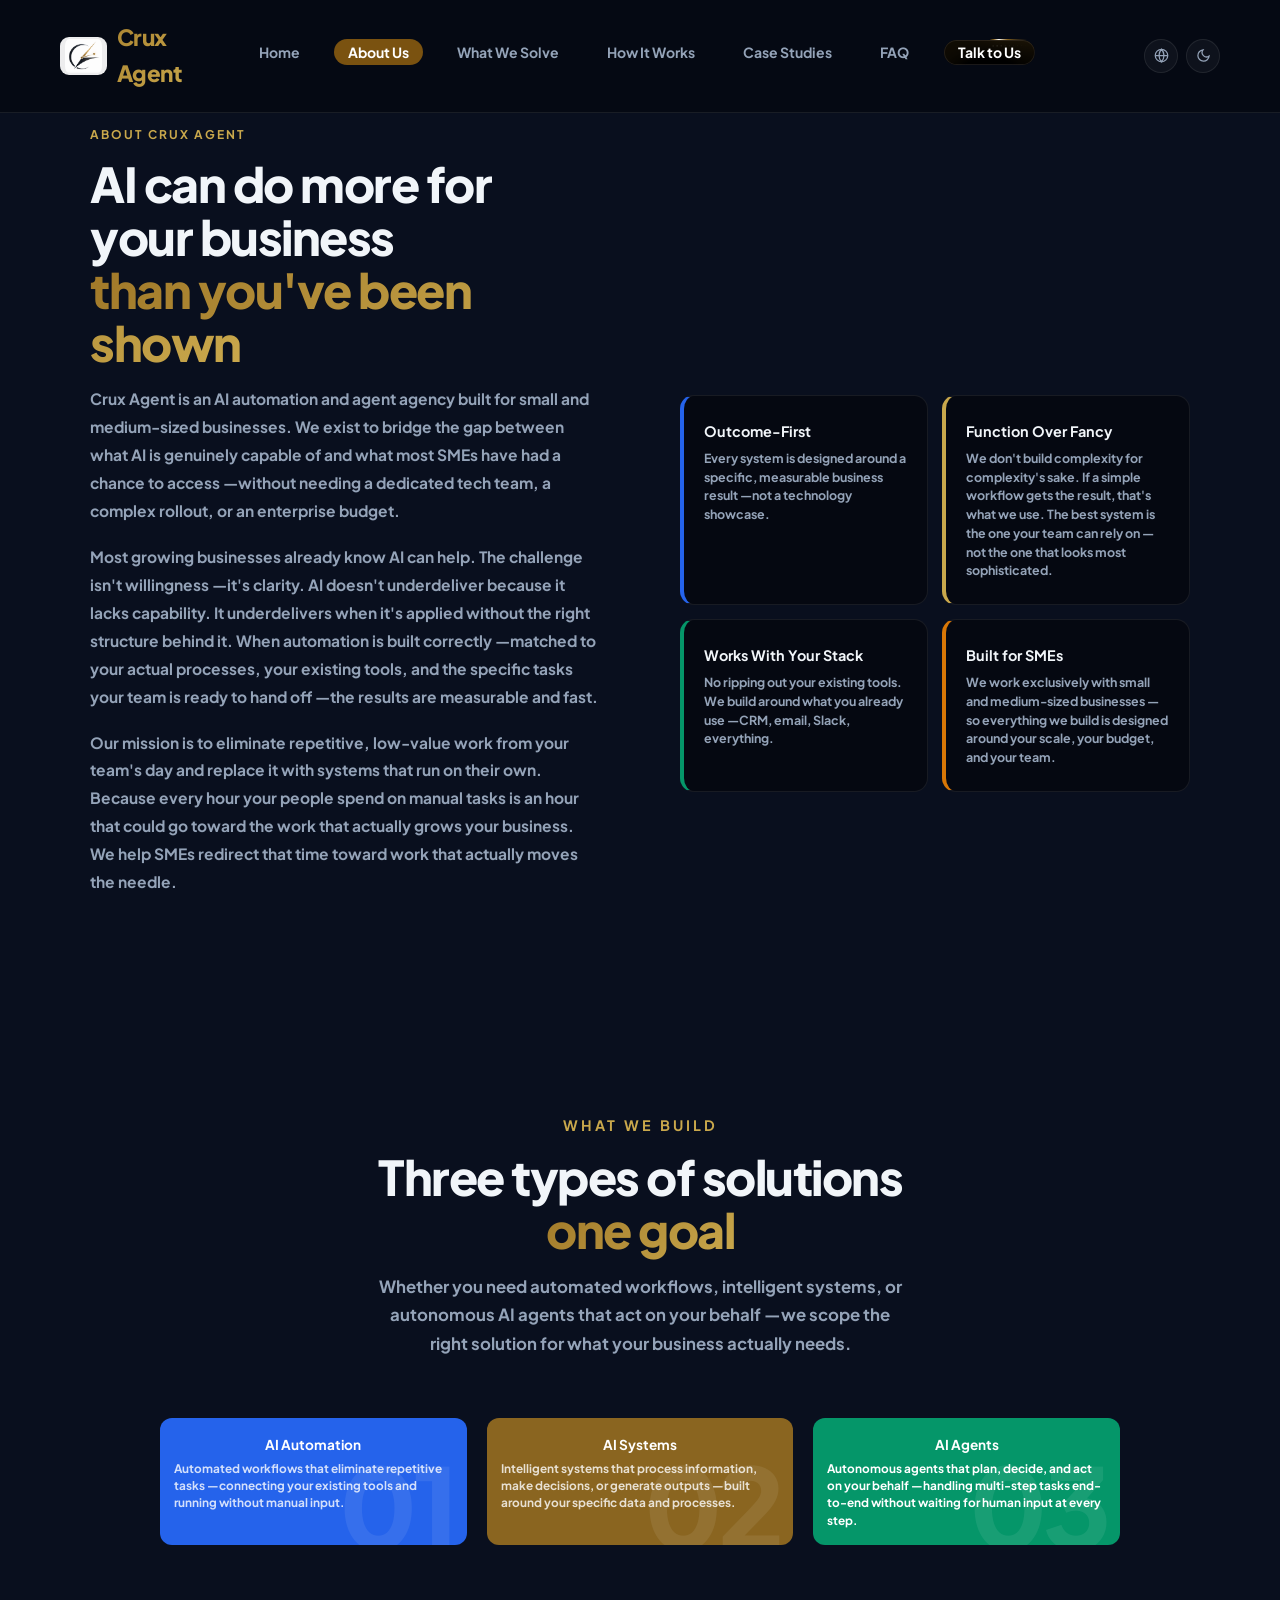
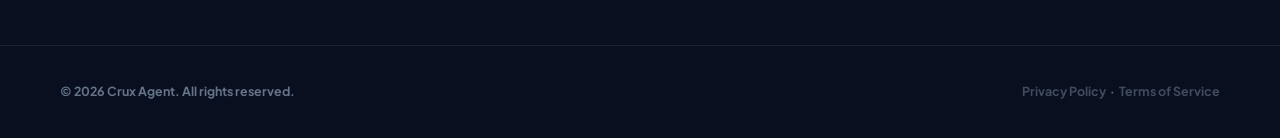
<file: about.html>
<!DOCTYPE html>
<html lang="en" data-theme="dark">
<head>
  <meta charset="UTF-8" />
  <meta name="viewport" content="width=device-width, initial-scale=1.0" />
  <title>About Us | Crux Agent</title>
  <meta name="description" content="Crux Agent is an AI automation agency built for SMEs — bridging the gap between what AI can do and what most businesses have had access to." />
  <link rel="preconnect" href="https://fonts.googleapis.com" />
  <link rel="preconnect" href="https://fonts.gstatic.com" crossorigin />
  <link href="https://fonts.googleapis.com/css2?family=Plus+Jakarta+Sans:wght@300;400;500;600;700;800&display=swap" rel="stylesheet" />
  <link rel="stylesheet" href="style.css" />
</head>
<body>

<!-- NAV -->
<nav id="navbar">
  <a href="index.html" class="nav-logo">
    <img src="logo.png" alt="" class="nav-logo-img">
    Crux Agent
  </a>
  <ul class="nav-links" id="navLinks">
    <li><a href="index.html" data-i18n="nav.home">Home</a></li>
    <li><a href="about.html" data-i18n="nav.about">About Us</a></li>
    <li><a href="solve.html" data-i18n="nav.solve">What We Solve</a></li>
    <li><a href="process.html" data-i18n="nav.process">How It Works</a></li>
    <li><a href="projects.html" data-i18n="nav.projects">Case Studies</a></li>
    <li><a href="faq.html" data-i18n="nav.faq">FAQ</a></li>
    <li><a href="faq.html#contact" class="nav-cta"><span data-i18n="nav.cta">Talk to Us</span></a></li>
  </ul>
  <div class="nav-actions">
    <div class="lang-dropdown" id="langDropdown">
      <button class="lang-toggle" id="langToggle" aria-label="Language" aria-haspopup="true" aria-expanded="false">
        <svg width="15" height="15" fill="none" stroke="currentColor" stroke-width="2" viewBox="0 0 24 24">
          <circle cx="12" cy="12" r="10"/>
          <path d="M2 12h20M12 2a15.3 15.3 0 0 1 4 10 15.3 15.3 0 0 1-4 10 15.3 15.3 0 0 1-4-10 15.3 15.3 0 0 1 4-10z"/>
        </svg>
      </button>
      <div class="lang-menu" id="langMenu" role="menu">
        <button class="lang-option" data-lang="en" role="menuitem">
          EN
          <svg class="lang-check" width="14" height="14" fill="none" stroke="currentColor" stroke-width="2.5" viewBox="0 0 24 24"><path d="M20 6L9 17l-5-5"/></svg>
        </button>
        <button class="lang-option" data-lang="zh" role="menuitem">
          繁中
          <svg class="lang-check" width="14" height="14" fill="none" stroke="currentColor" stroke-width="2.5" viewBox="0 0 24 24"><path d="M20 6L9 17l-5-5"/></svg>
        </button>
      </div>
    </div>
    <div class="theme-dropdown" id="themeDropdown">
      <button class="theme-toggle" id="themeToggle" aria-label="Theme" aria-haspopup="true" aria-expanded="false">
        <svg id="themeIcon" width="15" height="15" fill="none" stroke="currentColor" stroke-width="2" viewBox="0 0 24 24">
          <circle cx="12" cy="12" r="5"/>
          <path d="M12 1v2M12 21v2M4.22 4.22l1.42 1.42M18.36 18.36l1.42 1.42M1 12h2M21 12h2M4.22 19.78l1.42-1.42M18.36 5.64l1.42-1.42"/>
        </svg>
        <span id="themeLabel">Light</span>
        <svg class="theme-chevron" width="12" height="12" fill="none" stroke="currentColor" stroke-width="2.5" viewBox="0 0 24 24"><path d="M6 9l6 6 6-6"/></svg>
      </button>
      <div class="theme-menu" id="themeMenu" role="menu">
        <button class="theme-option" data-value="light" role="menuitem">
          <svg width="14" height="14" fill="none" stroke="currentColor" stroke-width="2" viewBox="0 0 24 24"><circle cx="12" cy="12" r="5"/><path d="M12 1v2M12 21v2M4.22 4.22l1.42 1.42M18.36 18.36l1.42 1.42M1 12h2M21 12h2M4.22 19.78l1.42-1.42M18.36 5.64l1.42-1.42"/></svg>
          Light
          <svg class="theme-check" width="14" height="14" fill="none" stroke="currentColor" stroke-width="2.5" viewBox="0 0 24 24"><path d="M20 6L9 17l-5-5"/></svg>
        </button>
        <button class="theme-option" data-value="dark" role="menuitem">
          <svg width="14" height="14" fill="none" stroke="currentColor" stroke-width="2" viewBox="0 0 24 24"><path d="M21 12.79A9 9 0 1 1 11.21 3a7 7 0 0 0 9.79 9.79z"/></svg>
          Dark
          <svg class="theme-check" width="14" height="14" fill="none" stroke="currentColor" stroke-width="2.5" viewBox="0 0 24 24"><path d="M20 6L9 17l-5-5"/></svg>
        </button>
      </div>
    </div>
    <button class="hamburger" id="hamburger" aria-label="Open menu" aria-expanded="false">
      <span class="ham-bar"></span>
      <span class="ham-bar"></span>
      <span class="ham-bar"></span>
    </button>
  </div>
</nav>
<div class="nav-backdrop" id="navBackdrop"></div>

<!-- ABOUT -->
<section id="about" style="padding-top:120px;">
  <div class="inner">
    <div class="about-wrap">
      <div class="reveal">
        <span class="stag" data-i18n="about.tag">About Crux Agent</span>
        <h2 class="sh"><span data-i18n="about.h2.1">AI can do more for your business</span><br /><span class="gt" data-i18n="about.h2.2">than you've been shown</span></h2>
        <p class="about-body" data-i18n="about.body1">
          Crux Agent is an AI automation and agent agency built for small and medium-sized businesses. We exist to bridge the gap between what AI is genuinely capable of and what most SMEs have had a chance to access —without needing a dedicated tech team, a complex rollout, or an enterprise budget.
        </p>
        <p class="about-body" data-i18n="about.body2">
          Most growing businesses already know AI can help. The challenge isn't willingness —it's clarity. AI doesn't underdeliver because it lacks capability. It underdelivers when it's applied without the right structure behind it. When automation is built correctly —matched to your actual processes, your existing tools, and the specific tasks your team is ready to hand off —the results are measurable and fast.
        </p>
        <p class="about-body" data-i18n="about.body3">
          Our mission is to eliminate repetitive, low-value work from your team's day and replace it with systems that run on their own. Because every hour your people spend on manual tasks is an hour that could go toward the work that actually grows your business. We help SMEs redirect that time toward work that actually moves the needle.
        </p>
      </div>
      <div class="about-cards reveal">
        <div class="a-card">
          <h4 data-i18n="about.card1.h4">Outcome-First</h4>
          <p data-i18n="about.card1.p">Every system is designed around a specific, measurable business result —not a technology showcase.</p>
        </div>
        <div class="a-card">
          <h4 data-i18n="about.card2.h4">Function Over Fancy</h4>
          <p data-i18n="about.card2.p">We don't build complexity for complexity's sake. If a simple workflow gets the result, that's what we use. The best system is the one your team can rely on —not the one that looks most sophisticated.</p>
        </div>
        <div class="a-card">
          <h4 data-i18n="about.card3.h4">Works With Your Stack</h4>
          <p data-i18n="about.card3.p">No ripping out your existing tools. We build around what you already use —CRM, email, Slack, everything.</p>
        </div>
        <div class="a-card">
          <h4 data-i18n="about.card4.h4">Built for SMEs</h4>
          <p data-i18n="about.card4.p">We work exclusively with small and medium-sized businesses —so everything we build is designed around your scale, your budget, and your team.</p>
        </div>
      </div>
    </div>
  </div>
</section>

<!-- WHAT WE BUILD -->
<section id="services">
  <div class="inner">
    <div class="diff-header">
      <span class="stag reveal" data-i18n="services.tag">What We Build</span>
      <h2 class="sh reveal"><span data-i18n="services.h2.1">Three types of solutions</span><br /><span class="gt" data-i18n="services.h2.2">one goal</span></h2>
      <p class="ss reveal" data-i18n="services.sub">Whether you need automated workflows, intelligent systems, or autonomous AI agents that act on your behalf —we scope the right solution for what your business actually needs.</p>
    </div>
    <div class="services-grid">
      <div class="for-card ac-blue reveal" data-glow>
        <span class="card-num">01</span>
        <h4 style="text-align:center;" data-i18n="services.card1.h4">AI Automation</h4>
        <p data-i18n="services.card1.p">Automated workflows that eliminate repetitive tasks —connecting your existing tools and running without manual input.</p>
      </div>
      <div class="for-card ac-purple reveal" data-glow>
        <span class="card-num">02</span>
        <h4 style="text-align:center;" data-i18n="services.card2.h4">AI Systems</h4>
        <p data-i18n="services.card2.p">Intelligent systems that process information, make decisions, or generate outputs —built around your specific data and processes.</p>
      </div>
      <div class="for-card ac-green reveal" data-glow>
        <span class="card-num">03</span>
        <h4 style="text-align:center;" data-i18n="services.card3.h4">AI Agents</h4>
        <p data-i18n="services.card3.p">Autonomous agents that plan, decide, and act on your behalf —handling multi-step tasks end-to-end without waiting for human input at every step.</p>
      </div>
    </div>
  </div>
</section>

<!-- FOOTER -->
<footer>
  <p class="f-copy" data-i18n="footer.rights">© 2026 Crux Agent. All rights reserved.</p>
  <p class="f-copy"><a href="privacy-policy.html" style="color:inherit;opacity:0.6;text-decoration:none;" data-i18n="footer.privacy">Privacy Policy</a> &nbsp;·&nbsp; <a href="terms-of-service.html" style="color:inherit;opacity:0.6;text-decoration:none;" data-i18n="footer.terms">Terms of Service</a></p>
</footer>

<script src="i18n.js"></script>
<script>
  // Navbar scroll
  const nav = document.getElementById('navbar');
  window.addEventListener('scroll', () => nav.classList.toggle('scrolled', scrollY > 40));

  // Mobile hamburger menu
  const hamburger = document.getElementById('hamburger');
  const navLinksEl = document.getElementById('navLinks');
  const navBackdrop = document.getElementById('navBackdrop');
  function openMenu() { hamburger.classList.add('active'); hamburger.setAttribute('aria-expanded','true'); navLinksEl.classList.add('open'); navBackdrop.classList.add('open'); document.body.style.overflow='hidden'; }
  function closeMenu() { hamburger.classList.remove('active'); hamburger.setAttribute('aria-expanded','false'); navLinksEl.classList.remove('open'); navBackdrop.classList.remove('open'); document.body.style.overflow=''; }
  hamburger.addEventListener('click', () => hamburger.classList.contains('active') ? closeMenu() : openMenu());
  navBackdrop.addEventListener('click', closeMenu);
  document.addEventListener('keydown', e => { if (e.key === 'Escape') closeMenu(); });
  navLinksEl.querySelectorAll('a').forEach(a => a.addEventListener('click', closeMenu));

  // Active nav — highlight based on current page
  (function() {
    const page = window.location.pathname.split('/').pop() || 'index.html';
    document.querySelectorAll('.nav-links a:not(.nav-cta)').forEach(a => {
      const href = a.getAttribute('href').split('#')[0];
      if (href === page || (page === '' && href === 'index.html')) a.classList.add('nav-active');
    });
  })();

  // Scroll reveal
  const obs = new IntersectionObserver((entries) => {
    entries.forEach((e, i) => { if (e.isIntersecting) { setTimeout(() => e.target.classList.add('visible'), i * 70); obs.unobserve(e.target); } });
  }, { threshold: 0.08 });
  document.querySelectorAll('.reveal').forEach(el => obs.observe(el));

  // Theme dropdown
  (function() {
    const html = document.documentElement;
    const dropdown = document.getElementById('themeDropdown');
    const btn = document.getElementById('themeToggle');
    const label = document.getElementById('themeLabel');
    const icon = document.getElementById('themeIcon');
    const moonPath = '<path d="M21 12.79A9 9 0 1 1 11.21 3a7 7 0 0 0 9.79 9.79z"/>';
    const sunPath = '<circle cx="12" cy="12" r="5"/><path d="M12 1v2M12 21v2M4.22 4.22l1.42 1.42M18.36 18.36l1.42 1.42M1 12h2M21 12h2M4.22 19.78l1.42-1.42M18.36 5.64l1.42-1.42"/>';
    const saved = localStorage.getItem('theme') || 'dark';
    apply(saved);
    btn.addEventListener('click', function(e) { e.stopPropagation(); var open = dropdown.classList.toggle('open'); btn.setAttribute('aria-expanded', open); });
    document.querySelectorAll('.theme-option').forEach(function(opt) { opt.addEventListener('click', function() { apply(opt.dataset.value); dropdown.classList.remove('open'); btn.setAttribute('aria-expanded', 'false'); }); });
    document.addEventListener('click', function(e) { if (!dropdown.contains(e.target)) { dropdown.classList.remove('open'); btn.setAttribute('aria-expanded', 'false'); } });
    document.addEventListener('keydown', function(e) { if (e.key === 'Escape') { dropdown.classList.remove('open'); btn.setAttribute('aria-expanded', 'false'); } });
    function apply(theme) { html.dataset.theme = theme; localStorage.setItem('theme', theme); label.textContent = theme === 'light' ? 'Light' : 'Dark'; icon.innerHTML = theme === 'light' ? sunPath : moonPath; document.querySelectorAll('.theme-option').forEach(function(o) { o.classList.toggle('active', o.dataset.value === theme); }); }
  })();

  // Cursor spotlight
  document.querySelectorAll('[data-glow]').forEach(card => {
    card.addEventListener('pointermove', function(e) { const rect = this.getBoundingClientRect(); this.style.setProperty('--mx', (e.clientX - rect.left) + 'px'); this.style.setProperty('--my', (e.clientY - rect.top) + 'px'); });
    card.addEventListener('pointerleave', function() { this.style.setProperty('--mx', '-9999px'); this.style.setProperty('--my', '-9999px'); });
  });
</script>
</body>
</html>
</file>
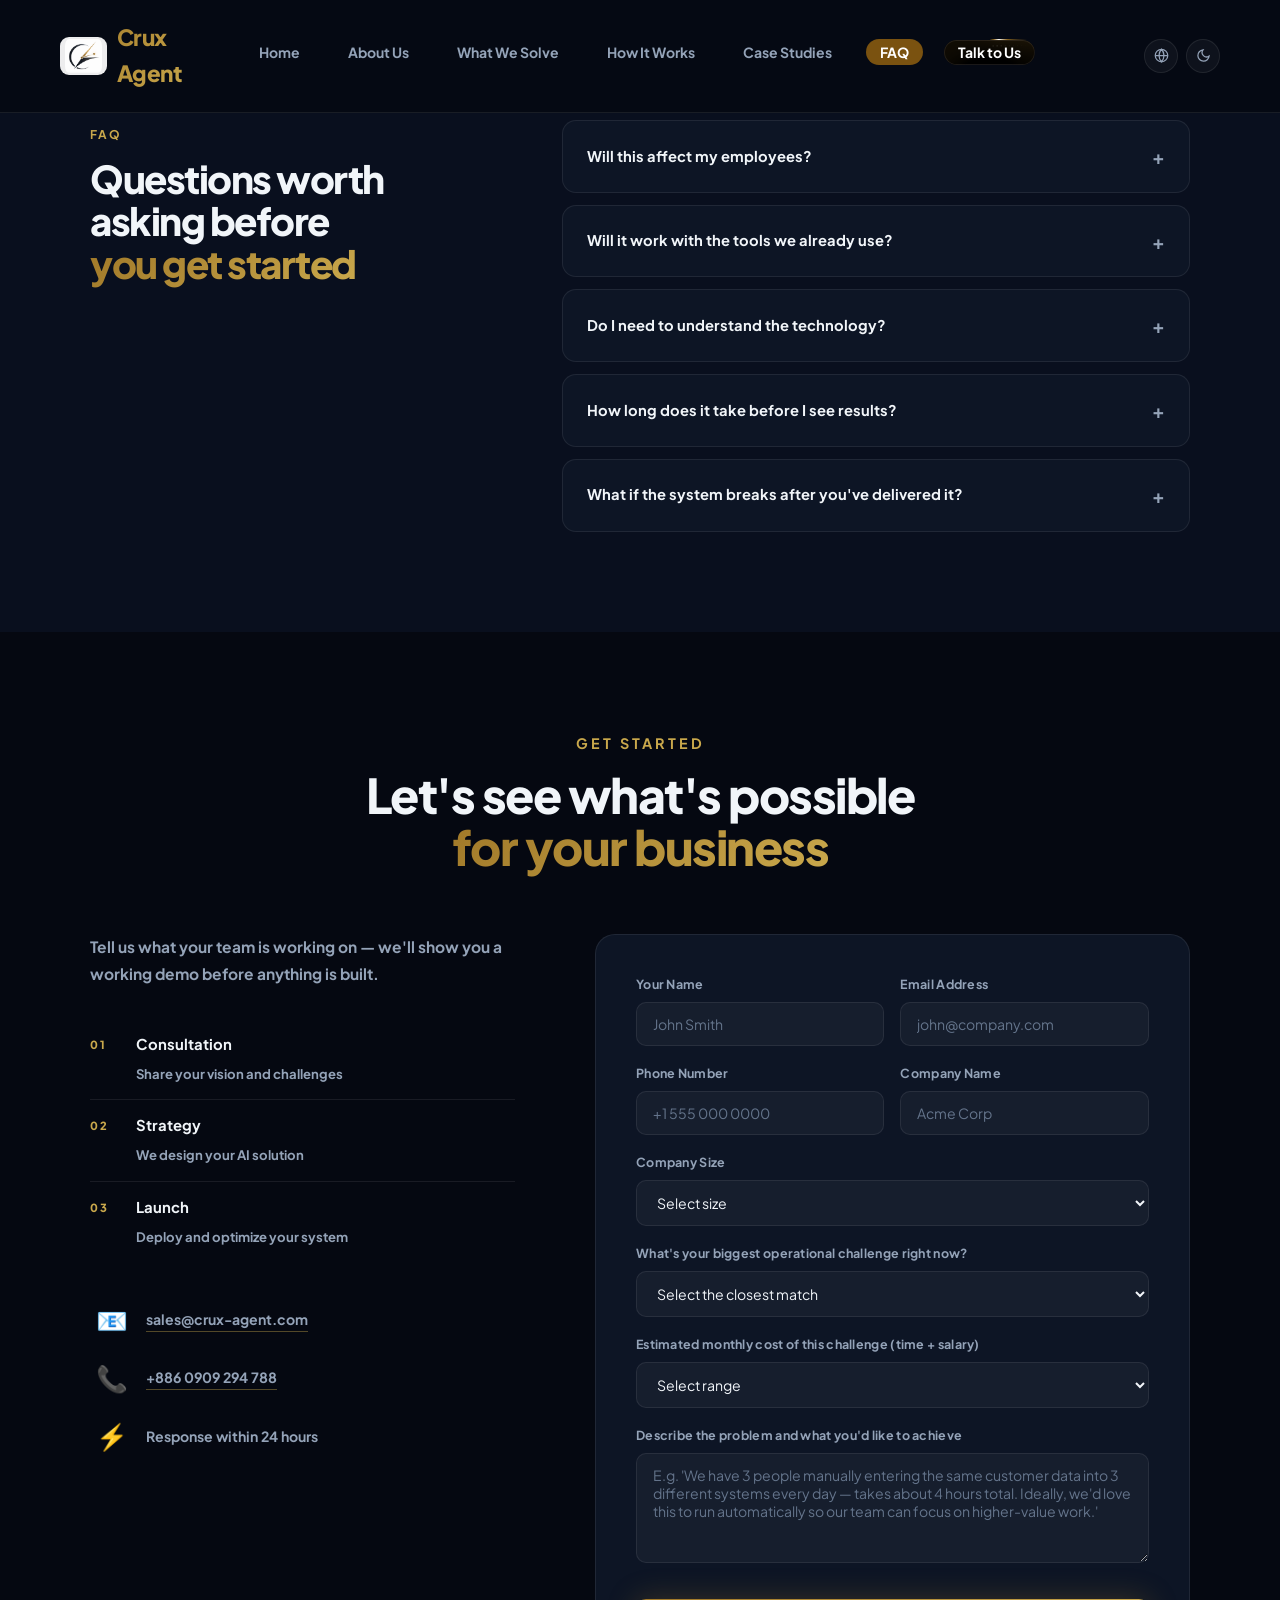
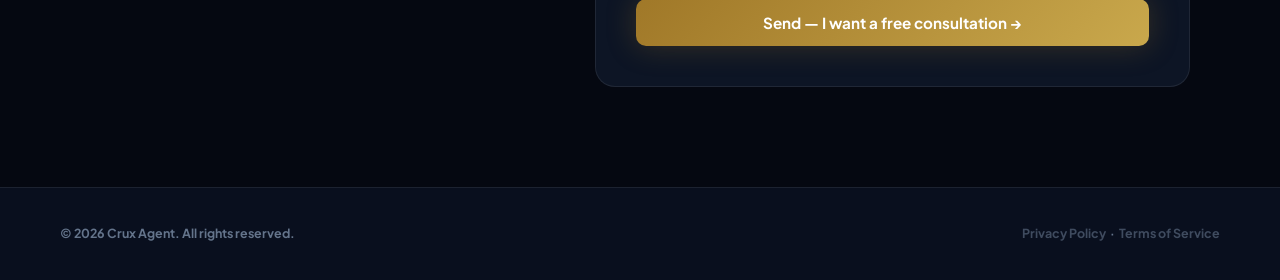
<file: faq.html>
<!DOCTYPE html>
<html lang="en" data-theme="dark">
<head>
  <meta charset="UTF-8" />
  <meta name="viewport" content="width=device-width, initial-scale=1.0" />
  <title>FAQ & Contact | Crux Agent</title>
  <meta name="description" content="Answers to common questions about AI automation — and a free consultation to find out what's possible for your business." />
  <link rel="preconnect" href="https://fonts.googleapis.com" />
  <link rel="preconnect" href="https://fonts.gstatic.com" crossorigin />
  <link href="https://fonts.googleapis.com/css2?family=Plus+Jakarta+Sans:wght@300;400;500;600;700;800&display=swap" rel="stylesheet" />
  <link rel="stylesheet" href="style.css" />
  <script src="https://web3forms.com/client/script.js" async defer></script>
</head>
<body>

<!-- NAV -->
<nav id="navbar">
  <a href="index.html" class="nav-logo">
    <img src="logo.png" alt="" class="nav-logo-img">
    Crux Agent
  </a>
  <ul class="nav-links" id="navLinks">
    <li><a href="index.html" data-i18n="nav.home">Home</a></li>
    <li><a href="about.html" data-i18n="nav.about">About Us</a></li>
    <li><a href="solve.html" data-i18n="nav.solve">What We Solve</a></li>
    <li><a href="process.html" data-i18n="nav.process">How It Works</a></li>
    <li><a href="projects.html" data-i18n="nav.projects">Case Studies</a></li>
    <li><a href="faq.html" data-i18n="nav.faq">FAQ</a></li>
    <li><a href="faq.html#contact" class="nav-cta"><span data-i18n="nav.cta">Talk to Us</span></a></li>
  </ul>
  <div class="nav-actions">
    <div class="lang-dropdown" id="langDropdown">
      <button class="lang-toggle" id="langToggle" aria-label="Language" aria-haspopup="true" aria-expanded="false">
        <svg width="15" height="15" fill="none" stroke="currentColor" stroke-width="2" viewBox="0 0 24 24">
          <circle cx="12" cy="12" r="10"/>
          <path d="M2 12h20M12 2a15.3 15.3 0 0 1 4 10 15.3 15.3 0 0 1-4 10 15.3 15.3 0 0 1-4-10 15.3 15.3 0 0 1 4-10z"/>
        </svg>
      </button>
      <div class="lang-menu" id="langMenu" role="menu">
        <button class="lang-option" data-lang="en" role="menuitem">
          EN
          <svg class="lang-check" width="14" height="14" fill="none" stroke="currentColor" stroke-width="2.5" viewBox="0 0 24 24"><path d="M20 6L9 17l-5-5"/></svg>
        </button>
        <button class="lang-option" data-lang="zh" role="menuitem">
          繁中
          <svg class="lang-check" width="14" height="14" fill="none" stroke="currentColor" stroke-width="2.5" viewBox="0 0 24 24"><path d="M20 6L9 17l-5-5"/></svg>
        </button>
      </div>
    </div>
    <div class="theme-dropdown" id="themeDropdown">
      <button class="theme-toggle" id="themeToggle" aria-label="Theme" aria-haspopup="true" aria-expanded="false">
        <svg id="themeIcon" width="15" height="15" fill="none" stroke="currentColor" stroke-width="2" viewBox="0 0 24 24">
          <circle cx="12" cy="12" r="5"/>
          <path d="M12 1v2M12 21v2M4.22 4.22l1.42 1.42M18.36 18.36l1.42 1.42M1 12h2M21 12h2M4.22 19.78l1.42-1.42M18.36 5.64l1.42-1.42"/>
        </svg>
        <span id="themeLabel">Light</span>
        <svg class="theme-chevron" width="12" height="12" fill="none" stroke="currentColor" stroke-width="2.5" viewBox="0 0 24 24"><path d="M6 9l6 6 6-6"/></svg>
      </button>
      <div class="theme-menu" id="themeMenu" role="menu">
        <button class="theme-option" data-value="light" role="menuitem">
          <svg width="14" height="14" fill="none" stroke="currentColor" stroke-width="2" viewBox="0 0 24 24"><circle cx="12" cy="12" r="5"/><path d="M12 1v2M12 21v2M4.22 4.22l1.42 1.42M18.36 18.36l1.42 1.42M1 12h2M21 12h2M4.22 19.78l1.42-1.42M18.36 5.64l1.42-1.42"/></svg>
          Light
          <svg class="theme-check" width="14" height="14" fill="none" stroke="currentColor" stroke-width="2.5" viewBox="0 0 24 24"><path d="M20 6L9 17l-5-5"/></svg>
        </button>
        <button class="theme-option" data-value="dark" role="menuitem">
          <svg width="14" height="14" fill="none" stroke="currentColor" stroke-width="2" viewBox="0 0 24 24"><path d="M21 12.79A9 9 0 1 1 11.21 3a7 7 0 0 0 9.79 9.79z"/></svg>
          Dark
          <svg class="theme-check" width="14" height="14" fill="none" stroke="currentColor" stroke-width="2.5" viewBox="0 0 24 24"><path d="M20 6L9 17l-5-5"/></svg>
        </button>
      </div>
    </div>
    <button class="hamburger" id="hamburger" aria-label="Open menu" aria-expanded="false">
      <span class="ham-bar"></span>
      <span class="ham-bar"></span>
      <span class="ham-bar"></span>
    </button>
  </div>
</nav>
<div class="nav-backdrop" id="navBackdrop"></div>

<!-- FAQ -->
<section id="faq" style="padding-top:120px;">
  <div class="inner">
    <div class="faq-wrap">
      <div class="faq-left reveal">
        <span class="stag" data-i18n="faq.tag">FAQ</span>
        <h2><span data-i18n="faq.h2.1">Questions worth</span><br /><span data-i18n="faq.h2.2">asking before</span><br /><span class="gt" data-i18n="faq.h2.3">you get started</span></h2>
      </div>
      <div class="faq-list reveal">

        <div class="faq-item">
          <div class="faq-q">
            <span data-i18n="faq.q1">Will this affect my employees?</span>
            <span class="faq-icon">+</span>
          </div>
          <div class="faq-a" data-i18n="faq.a1">The goal is to free your team from repetitive, low-value tasks —not to reduce headcount. When people spend less time on manual work, they can focus on the parts of their job that actually need a human. Most teams find they can take on more meaningful work once the routine tasks are handled automatically.</div>
        </div>

        <div class="faq-item">
          <div class="faq-q">
            <span data-i18n="faq.q2">Will it work with the tools we already use?</span>
            <span class="faq-icon">+</span>
          </div>
          <div class="faq-a" data-i18n="faq.a2">We build around your existing stack —not the other way around. Before we design anything, we map out the tools and platforms your team already uses and make sure the system fits into those workflows. You won't be asked to change how you work or adopt new software just to make our solution function.</div>
        </div>

        <div class="faq-item">
          <div class="faq-q">
            <span data-i18n="faq.q3">Do I need to understand the technology?</span>
            <span class="faq-icon">+</span>
          </div>
          <div class="faq-a" data-i18n="faq.a3">Not at all. You describe the problem in your own words —"we spend 10 hours a week on X and it costs us Y." We handle everything else. We'll walk you through what we build in clear terms, no technical background needed.</div>
        </div>

        <div class="faq-item">
          <div class="faq-q">
            <span data-i18n="faq.q4">How long does it take before I see results?</span>
            <span class="faq-icon">+</span>
          </div>
          <div class="faq-a" data-i18n="faq.a4">You'll see a working demo within days of the discovery call —not weeks. The full build timeline depends on complexity, but most projects are live within 2–4 weeks. Because we start with a clear picture of what you need before we build anything, there's less back-and-forth and fewer surprises.</div>
        </div>

        <div class="faq-item">
          <div class="faq-q">
            <span data-i18n="faq.q5">What if the system breaks after you've delivered it?</span>
            <span class="faq-icon">+</span>
          </div>
          <div class="faq-a" data-i18n="faq.a5">Every delivery includes full documentation and a support handover. We also offer ongoing retainer packages where we monitor and maintain your systems proactively. APIs change, tools update —we handle it so you don't have to.</div>
        </div>

      </div>
    </div>
  </div>
</section>


<!-- CONTACT -->
<section id="contact">
  <div class="inner">
    <div class="diff-header reveal">
      <span class="stag" data-i18n="contact.tag">Get Started</span>
      <h2 class="sh"><span data-i18n="contact.h2.1">Let's see what's possible</span><br /><span class="gt" data-i18n="contact.h2.2">for your business</span></h2>
    </div>
    <div class="contact-wrap">
      <div class="contact-left reveal">
        <p data-i18n="contact.intro">Tell us what your team is working on — we'll show you a working demo before anything is built.</p>
        <div class="gs-steps-v">
          <div class="gs-step-v">
            <div class="gs-num-v">01</div>
            <div>
              <h4 data-i18n="contact.step1.h4">Consultation</h4>
              <span data-i18n="contact.step1.span">Share your vision and challenges</span>
            </div>
          </div>
          <div class="gs-step-v">
            <div class="gs-num-v">02</div>
            <div>
              <h4 data-i18n="contact.step2.h4">Strategy</h4>
              <span data-i18n="contact.step2.span">We design your AI solution</span>
            </div>
          </div>
          <div class="gs-step-v">
            <div class="gs-num-v">03</div>
            <div>
              <h4 data-i18n="contact.step3.h4">Launch</h4>
              <span data-i18n="contact.step3.span">Deploy and optimize your system</span>
            </div>
          </div>
        </div>
        <div class="c-items">
          <div class="c-item"><div class="c-ico">📧</div><a href="mailto:sales@crux-agent.com" style="color:inherit;text-decoration:none;border-bottom:1px solid rgba(201,168,76,0.4);transition:border-color 0.2s;" onmouseover="this.style.borderColor='rgba(201,168,76,1)'" onmouseout="this.style.borderColor='rgba(201,168,76,0.4)'">sales@crux-agent.com</a></div>
          <div class="c-item"><div class="c-ico">📞</div><a href="tel:+886909294788" style="color:inherit;text-decoration:none;border-bottom:1px solid rgba(201,168,76,0.4);transition:border-color 0.2s;" onmouseover="this.style.borderColor='rgba(201,168,76,1)'" onmouseout="this.style.borderColor='rgba(201,168,76,0.4)'">+886 0909 294 788</a></div>
          <div class="c-item"><div class="c-ico">⚡</div><span data-i18n="contact.response">Response within 24 hours</span></div>
        </div>
      </div>
      <form id="contactForm" class="reveal" onsubmit="handleSubmit(event)">
        <div class="frow">
          <div class="fg">
            <label for="f-name" data-i18n="form.name.label">Your Name</label>
            <input id="f-name" name="name" type="text" placeholder="John Smith" data-i18n-ph="form.name.ph" required />
          </div>
          <div class="fg">
            <label for="f-email" data-i18n="form.email.label">Email Address</label>
            <input id="f-email" name="email" type="email" placeholder="john@company.com" data-i18n-ph="form.email.ph" required />
          </div>
        </div>
        <div class="frow">
          <div class="fg">
            <label for="f-phone" data-i18n="form.phone.label">Phone Number</label>
            <input id="f-phone" name="phone" type="tel" placeholder="+1 555 000 0000" data-i18n-ph="form.phone.ph" />
          </div>
          <div class="fg">
            <label for="f-company" data-i18n="form.company.label">Company Name</label>
            <input id="f-company" name="company" type="text" placeholder="Acme Corp" data-i18n-ph="form.company.ph" />
          </div>
        </div>
        <div class="fg">
          <label for="f-size" data-i18n="form.size.label">Company Size</label>
          <select id="f-size" name="company_size">
            <option value="" data-i18n="form.size.opt0">Select size</option>
            <option data-i18n="form.size.opt1">Just me</option>
            <option data-i18n="form.size.opt2">2–10 employees</option>
            <option data-i18n="form.size.opt3">11–50 employees</option>
            <option data-i18n="form.size.opt4">51–200 employees</option>
            <option data-i18n="form.size.opt5">200+ employees</option>
          </select>
        </div>
        <div class="fg">
          <label for="f-challenge" data-i18n="form.challenge.label">What's your biggest operational challenge right now?</label>
          <select id="f-challenge" name="challenge">
            <option value="" data-i18n="form.challenge.opt0">Select the closest match</option>
            <option data-i18n="form.challenge.opt1">Too much manual data entry / admin work</option>
            <option data-i18n="form.challenge.opt2">Slow or missed customer follow-ups</option>
            <option data-i18n="form.challenge.opt3">Hiring &amp; screening taking too long</option>
            <option data-i18n="form.challenge.opt4">Customer support team overwhelmed</option>
            <option data-i18n="form.challenge.opt5">Reports &amp; dashboards done manually</option>
            <option data-i18n="form.challenge.opt6">Leads going cold before we reach them</option>
            <option data-i18n="form.challenge.opt7">Something else — I'll explain below</option>
          </select>
        </div>
        <div class="fg">
          <label for="f-cost" data-i18n="form.cost.label">Estimated monthly cost of this challenge (time + salary)</label>
          <select id="f-cost" name="monthly_cost">
            <option value="" data-i18n="form.cost.opt0">Select range</option>
            <option data-i18n="form.cost.opt1">Under $1,000/mo</option>
            <option data-i18n="form.cost.opt2">$1,000 – $5,000/mo</option>
            <option data-i18n="form.cost.opt3">$5,000 – $15,000/mo</option>
            <option data-i18n="form.cost.opt4">$15,000 – $50,000/mo</option>
            <option data-i18n="form.cost.opt5">$50,000+/mo</option>
            <option data-i18n="form.cost.opt6">Not sure — help me calculate it</option>
          </select>
        </div>
        <div class="fg">
          <label for="f-desc" data-i18n="form.desc.label">Describe the problem and what you'd like to achieve</label>
          <textarea id="f-desc" name="description" placeholder="E.g. 'We have 3 people manually entering the same customer data into 3 different systems every day — takes about 4 hours total. Ideally, we'd love this to run automatically so our team can focus on higher-value work.'" data-i18n-ph="form.desc.ph"></textarea>
        </div>
        <div class="h-captcha" data-captcha="true"></div>
        <button type="submit" class="btn-sub" id="submitBtn" data-i18n="form.submit">Send — I want a free consultation →</button>
      </form>
    </div>
  </div>
</section>

<!-- FOOTER -->
<footer>
  <p class="f-copy" data-i18n="footer.rights">© 2026 Crux Agent. All rights reserved.</p>
  <p class="f-copy"><a href="privacy-policy.html" style="color:inherit;opacity:0.6;text-decoration:none;" data-i18n="footer.privacy">Privacy Policy</a> &nbsp;·&nbsp; <a href="terms-of-service.html" style="color:inherit;opacity:0.6;text-decoration:none;" data-i18n="footer.terms">Terms of Service</a></p>
</footer>

<div class="toast" id="toast" data-i18n="form.toast">✅ Message received! Our team will be in touch within 24 hours.</div>

<script src="i18n.js"></script>
<script>
  // Navbar scroll
  const nav = document.getElementById('navbar');
  window.addEventListener('scroll', () => nav.classList.toggle('scrolled', scrollY > 40));

  // Mobile hamburger menu
  const hamburger = document.getElementById('hamburger');
  const navLinksEl = document.getElementById('navLinks');
  const navBackdrop = document.getElementById('navBackdrop');
  function openMenu() { hamburger.classList.add('active'); hamburger.setAttribute('aria-expanded','true'); navLinksEl.classList.add('open'); navBackdrop.classList.add('open'); document.body.style.overflow='hidden'; }
  function closeMenu() { hamburger.classList.remove('active'); hamburger.setAttribute('aria-expanded','false'); navLinksEl.classList.remove('open'); navBackdrop.classList.remove('open'); document.body.style.overflow=''; }
  hamburger.addEventListener('click', () => hamburger.classList.contains('active') ? closeMenu() : openMenu());
  navBackdrop.addEventListener('click', closeMenu);
  document.addEventListener('keydown', e => { if (e.key === 'Escape') closeMenu(); });
  navLinksEl.querySelectorAll('a').forEach(a => a.addEventListener('click', closeMenu));

  // Active nav — highlight based on current page
  (function() {
    const page = window.location.pathname.split('/').pop() || 'index.html';
    document.querySelectorAll('.nav-links a:not(.nav-cta)').forEach(a => {
      const href = a.getAttribute('href').split('#')[0];
      if (href === page || (page === '' && href === 'index.html')) a.classList.add('nav-active');
    });
  })();

  // Scroll reveal
  const obs = new IntersectionObserver((entries) => {
    entries.forEach((e, i) => { if (e.isIntersecting) { setTimeout(() => e.target.classList.add('visible'), i * 70); obs.unobserve(e.target); } });
  }, { threshold: 0.08 });
  document.querySelectorAll('.reveal').forEach(el => obs.observe(el));

  // Theme dropdown
  (function() {
    const html = document.documentElement;
    const dropdown = document.getElementById('themeDropdown');
    const btn = document.getElementById('themeToggle');
    const label = document.getElementById('themeLabel');
    const icon = document.getElementById('themeIcon');
    const moonPath = '<path d="M21 12.79A9 9 0 1 1 11.21 3a7 7 0 0 0 9.79 9.79z"/>';
    const sunPath = '<circle cx="12" cy="12" r="5"/><path d="M12 1v2M12 21v2M4.22 4.22l1.42 1.42M18.36 18.36l1.42 1.42M1 12h2M21 12h2M4.22 19.78l1.42-1.42M18.36 5.64l1.42-1.42"/>';
    const saved = localStorage.getItem('theme') || 'dark';
    apply(saved);
    btn.addEventListener('click', function(e) { e.stopPropagation(); var open = dropdown.classList.toggle('open'); btn.setAttribute('aria-expanded', open); });
    document.querySelectorAll('.theme-option').forEach(function(opt) { opt.addEventListener('click', function() { apply(opt.dataset.value); dropdown.classList.remove('open'); btn.setAttribute('aria-expanded', 'false'); }); });
    document.addEventListener('click', function(e) { if (!dropdown.contains(e.target)) { dropdown.classList.remove('open'); btn.setAttribute('aria-expanded', 'false'); } });
    document.addEventListener('keydown', function(e) { if (e.key === 'Escape') { dropdown.classList.remove('open'); btn.setAttribute('aria-expanded', 'false'); } });
    function apply(theme) { html.dataset.theme = theme; localStorage.setItem('theme', theme); label.textContent = theme === 'light' ? 'Light' : 'Dark'; icon.innerHTML = theme === 'light' ? sunPath : moonPath; document.querySelectorAll('.theme-option').forEach(function(o) { o.classList.toggle('active', o.dataset.value === theme); }); }
  })();

  // FAQ accordion
  document.querySelectorAll('.faq-item').forEach(item => {
    item.querySelector('.faq-q').addEventListener('click', () => {
      const isOpen = item.classList.contains('open');
      document.querySelectorAll('.faq-item').forEach(i => i.classList.remove('open'));
      if (!isOpen) item.classList.add('open');
    });
  });

  // Contact form — scroll to contact if hash is #contact on load
  (function() {
    if (window.location.hash === '#contact') {
      setTimeout(() => {
        const el = document.getElementById('contact');
        if (el) el.scrollIntoView({ behavior: 'smooth' });
      }, 100);
    }
  })();

  // Rate limiting — max 2 submissions per email per day (stored in localStorage)
  function checkRateLimit(email) {
    const key = 'crux_submissions';
    const dayMs = 24 * 60 * 60 * 1000;
    const now = Date.now();
    let records = JSON.parse(localStorage.getItem(key) || '{}');
    // Clear entries older than 24h
    for (const e in records) {
      records[e] = records[e].filter(t => now - t < dayMs);
      if (!records[e].length) delete records[e];
    }
    const k = email.trim().toLowerCase();
    if (!records[k]) records[k] = [];
    if (records[k].length >= 2) {
      localStorage.setItem(key, JSON.stringify(records));
      return false;
    }
    records[k].push(now);
    localStorage.setItem(key, JSON.stringify(records));
    return true;
  }

  function getStr(enStr, zhStr) {
    return (window.CruxI18n && window.CruxI18n.get() === 'zh') ? zhStr : enStr;
  }

  // Contact form submission
  async function handleSubmit(e) {
    e.preventDefault();
    const btn = document.getElementById('submitBtn');
    const formData = new FormData(e.target);
    const data = Object.fromEntries(formData.entries());

    if (!checkRateLimit(data.email || '')) {
      btn.textContent = getStr('Limit reached — try again tomorrow', '已達送出上限，請明天再試');
      btn.disabled = true;
      setTimeout(() => { btn.disabled = false; btn.textContent = getStr('Send — I want a free consultation →', '送出——我想要免費諮詢 →'); }, 5000);
      return;
    }

    btn.disabled = true;
    btn.textContent = getStr('Sending...', '傳送中...');
    try {
      await fetch('https://api.web3forms.com/submit', {
        method: 'POST',
        headers: { 'Content-Type': 'application/json', 'Accept': 'application/json' },
        body: JSON.stringify({ access_key: 'a4f0c527-68f9-4254-ae35-a56f1a906c14', ...data })
      });
    } catch(_) {}
    const toast = document.getElementById('toast');
    toast.classList.add('show');
    setTimeout(() => toast.classList.remove('show'), 5000);
    btn.disabled = false;
    btn.textContent = getStr('Send — I want a free consultation →', '送出——我想要免費諮詢 →');
    e.target.reset();
  }
</script>
</body>
</html>
</file>
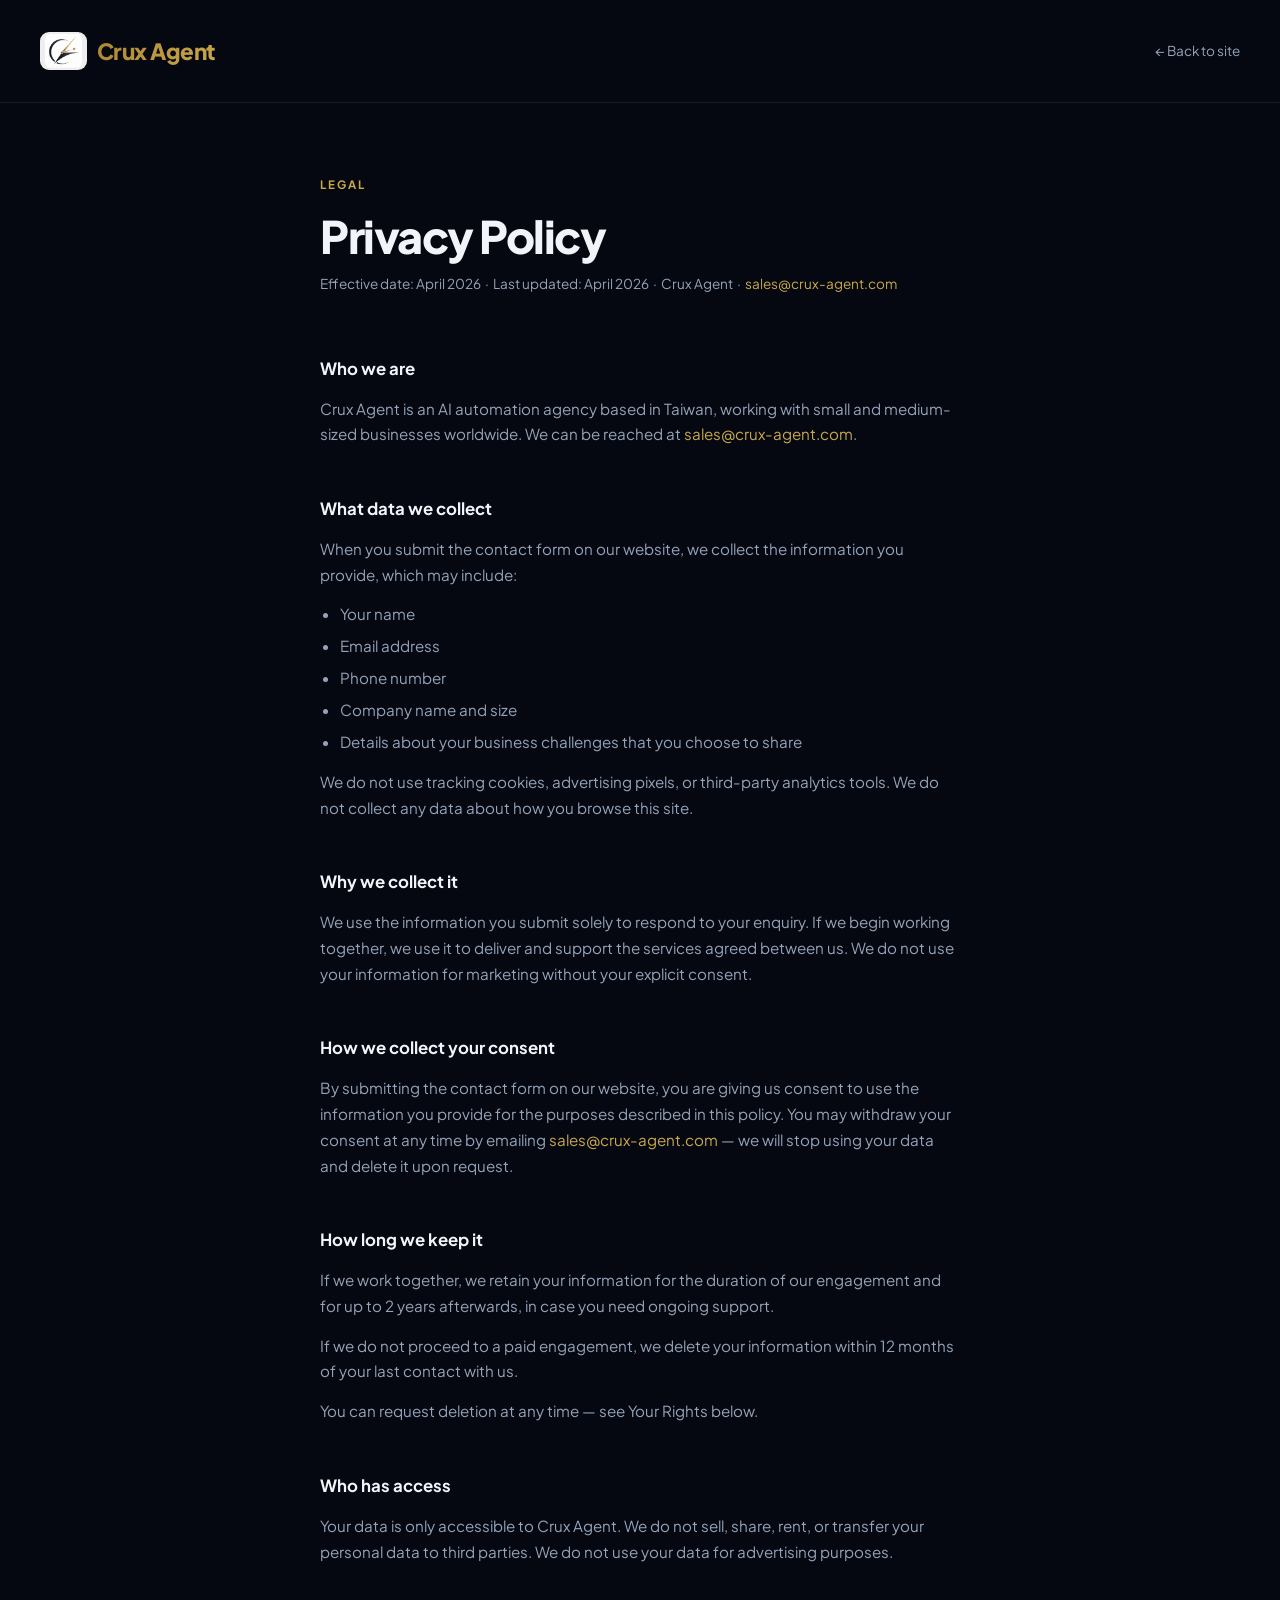
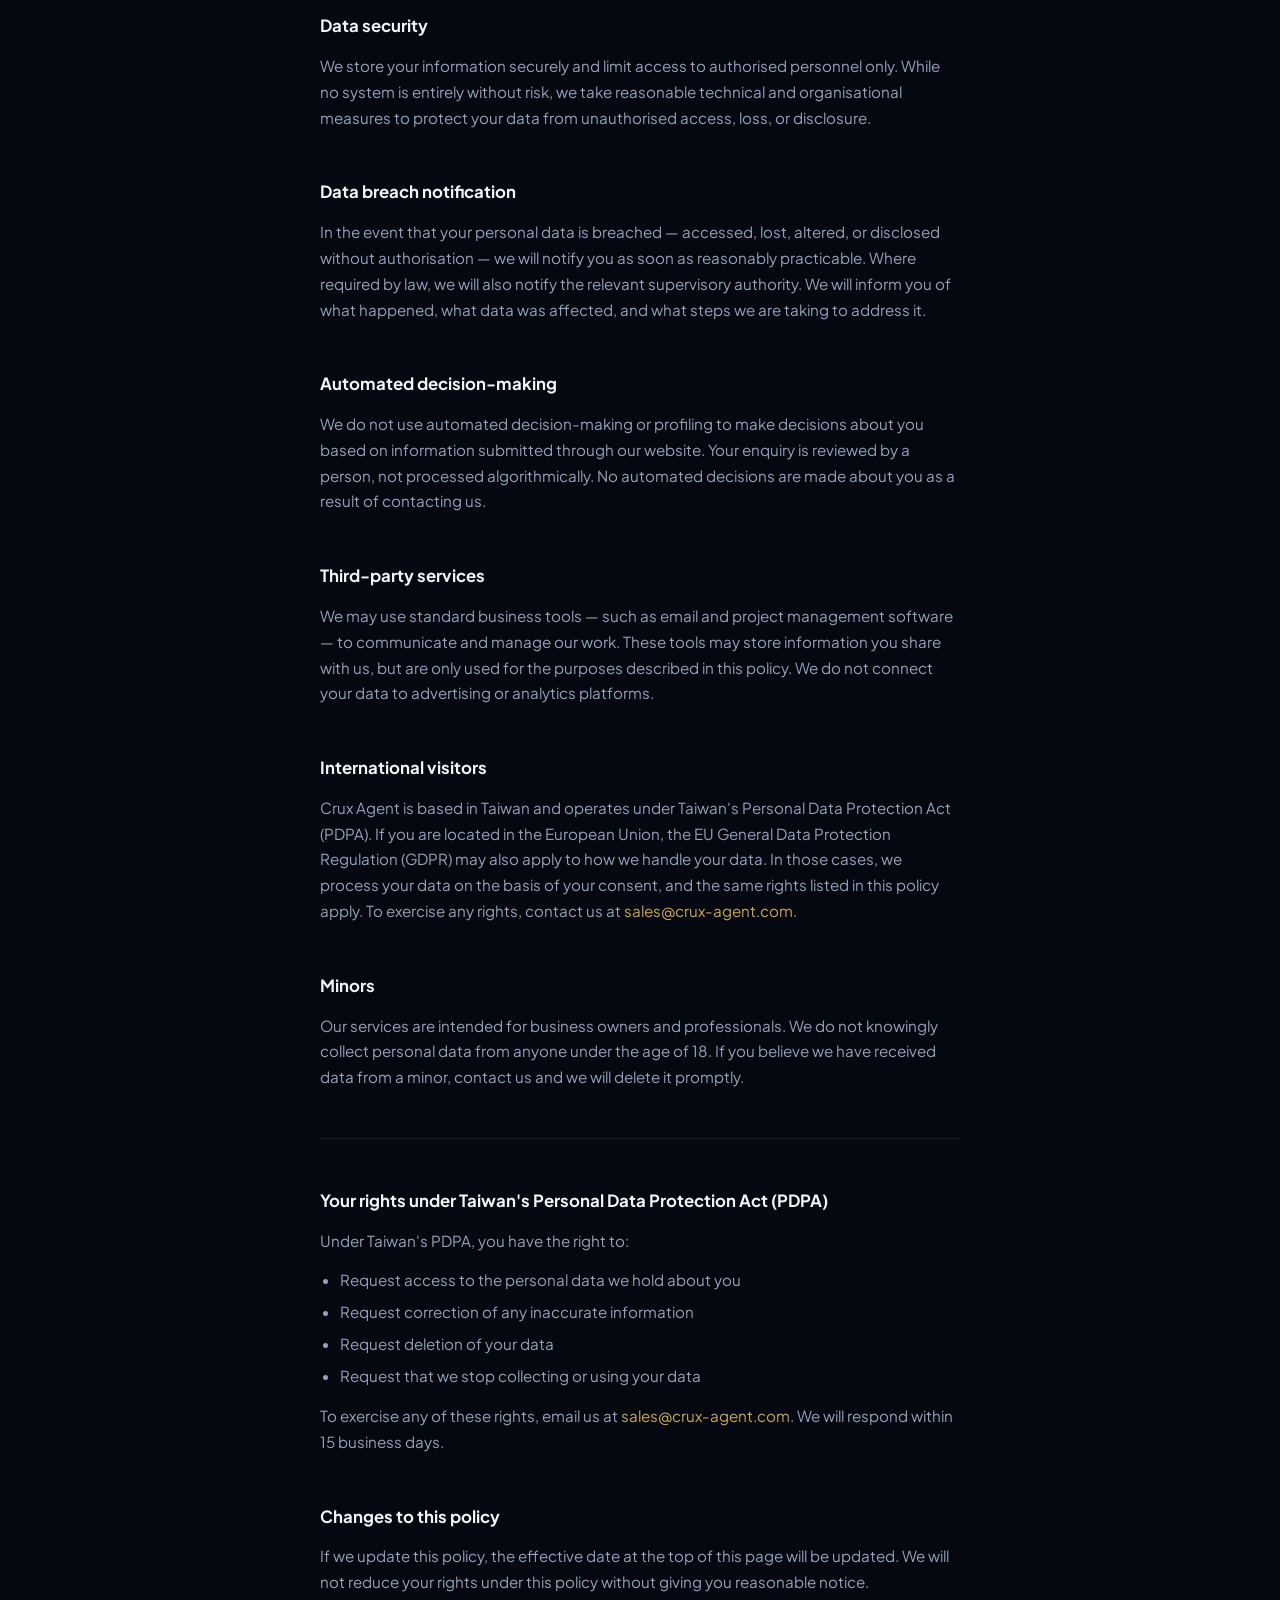
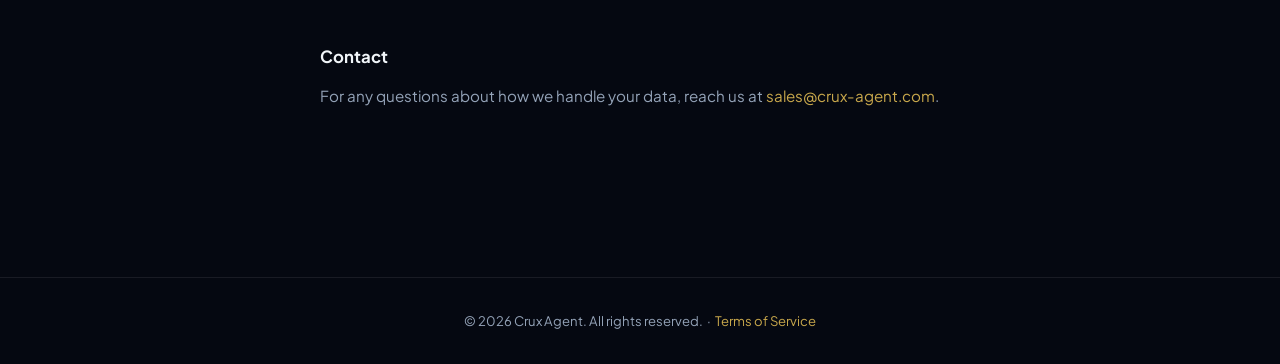
<file: privacy-policy.html>
<!DOCTYPE html>
<html lang="en" data-theme="dark">
<head>
  <meta charset="UTF-8" />
  <meta name="viewport" content="width=device-width, initial-scale=1.0" />
  <title>Privacy Policy | Crux Agent</title>
  <link rel="preconnect" href="https://fonts.googleapis.com" />
  <link rel="preconnect" href="https://fonts.gstatic.com" crossorigin />
  <link href="https://fonts.googleapis.com/css2?family=Plus+Jakarta+Sans:wght@300;400;500;600;700;800&display=swap" rel="stylesheet" />
  <script>(function(){var t=localStorage.getItem('theme')||'light';document.documentElement.setAttribute('data-theme',t);})();</script>
  <style>
    *, *::before, *::after { box-sizing: border-box; margin: 0; padding: 0; }
    :root {
      --bg:     #050811;
      --bg2:    #090f1e;
      --border: rgba(255,255,255,0.08);
      --gold:   #c9a84c;
      --grad:   linear-gradient(135deg, #a07828, #c9a84c);
      --text:   #f1f5f9;
      --muted:  #94a3b8;
    }
    [data-theme="light"] {
      --bg:     #ffffff;
      --bg2:    #f8fafc;
      --border: rgba(0,0,0,0.1);
      --gold:   #7a5210;
      --text:   #0f172a;
      --muted:  #475569;
    }
    body {
      font-family: 'Plus Jakarta Sans', sans-serif;
      background: var(--bg);
      color: var(--text);
      line-height: 1.7;
    }
    header {
      padding: 32px 40px;
      border-bottom: 1px solid var(--border);
      display: flex;
      align-items: center;
      justify-content: space-between;
    }
    .logo {
      font-size: 1.4rem;
      font-weight: 800;
      letter-spacing: -0.5px;
      display: flex;
      align-items: center;
      gap: 10px;
      background: linear-gradient(135deg, #a07828, #c9a84c);
      -webkit-background-clip: text;
      background-clip: text;
      -webkit-text-fill-color: transparent;
      text-decoration: none;
    }
    .logo-img {
      height: 38px;
      width: auto;
      flex-shrink: 0;
      border-radius: 9px;
      background: rgba(255,255,255,0.93);
      padding: 2px 5px;
    }
    .back {
      font-size: 0.85rem;
      color: var(--muted);
      text-decoration: none;
      display: flex;
      align-items: center;
      gap: 6px;
      transition: color 0.2s;
    }
    .back:hover { color: var(--text); }
    main {
      max-width: 720px;
      margin: 0 auto;
      padding: 72px 40px 120px;
    }
    .page-tag {
      font-size: 0.72rem;
      font-weight: 700;
      letter-spacing: 2px;
      text-transform: uppercase;
      color: var(--gold);
      margin-bottom: 16px;
    }
    h1 {
      font-size: clamp(2rem, 4vw, 2.8rem);
      font-weight: 800;
      letter-spacing: -1.5px;
      line-height: 1.1;
      margin-bottom: 12px;
    }
    .effective {
      font-size: 0.85rem;
      color: var(--muted);
      margin-bottom: 60px;
    }
    section {
      margin-bottom: 48px;
    }
    h2 {
      font-size: 1.05rem;
      font-weight: 700;
      margin-bottom: 12px;
      color: var(--text);
    }
    p {
      color: var(--muted);
      font-size: 0.95rem;
      margin-bottom: 14px;
    }
    ul {
      color: var(--muted);
      font-size: 0.95rem;
      padding-left: 20px;
      margin-bottom: 14px;
    }
    li { margin-bottom: 6px; }
    a { color: var(--gold); text-decoration: none; }
    a:hover { text-decoration: underline; }
    .divider {
      border: none;
      border-top: 1px solid var(--border);
      margin: 48px 0;
    }
    footer {
      text-align: center;
      padding: 32px 40px;
      border-top: 1px solid var(--border);
      font-size: 0.82rem;
      color: var(--muted);
    }
  </style>
</head>
<body>

<header>
  <a href="index.html" class="logo">
    <img src="logo.png" alt="" class="logo-img">
    Crux Agent
  </a>
  <a href="index.html" class="back">← Back to site</a>
</header>

<main>
  <div class="page-tag">Legal</div>
  <h1>Privacy Policy</h1>
  <p class="effective">Effective date: April 2026 &nbsp;·&nbsp; Last updated: April 2026 &nbsp;·&nbsp; Crux Agent &nbsp;·&nbsp; <a href="mailto:sales@crux-agent.com">sales@crux-agent.com</a></p>

  <section>
    <h2>Who we are</h2>
    <p>Crux Agent is an AI automation agency based in Taiwan, working with small and medium-sized businesses worldwide. We can be reached at <a href="mailto:sales@crux-agent.com">sales@crux-agent.com</a>.</p>
  </section>

  <section>
    <h2>What data we collect</h2>
    <p>When you submit the contact form on our website, we collect the information you provide, which may include:</p>
    <ul>
      <li>Your name</li>
      <li>Email address</li>
      <li>Phone number</li>
      <li>Company name and size</li>
      <li>Details about your business challenges that you choose to share</li>
    </ul>
    <p>We do not use tracking cookies, advertising pixels, or third-party analytics tools. We do not collect any data about how you browse this site.</p>
  </section>

  <section>
    <h2>Why we collect it</h2>
    <p>We use the information you submit solely to respond to your enquiry. If we begin working together, we use it to deliver and support the services agreed between us. We do not use your information for marketing without your explicit consent.</p>
  </section>

  <section>
    <h2>How we collect your consent</h2>
    <p>By submitting the contact form on our website, you are giving us consent to use the information you provide for the purposes described in this policy. You may withdraw your consent at any time by emailing <a href="mailto:sales@crux-agent.com">sales@crux-agent.com</a> — we will stop using your data and delete it upon request.</p>
  </section>

  <section>
    <h2>How long we keep it</h2>
    <p>If we work together, we retain your information for the duration of our engagement and for up to 2 years afterwards, in case you need ongoing support.</p>
    <p>If we do not proceed to a paid engagement, we delete your information within 12 months of your last contact with us.</p>
    <p>You can request deletion at any time — see Your Rights below.</p>
  </section>

  <section>
    <h2>Who has access</h2>
    <p>Your data is only accessible to Crux Agent. We do not sell, share, rent, or transfer your personal data to third parties. We do not use your data for advertising purposes.</p>
  </section>

  <section>
    <h2>Data security</h2>
    <p>We store your information securely and limit access to authorised personnel only. While no system is entirely without risk, we take reasonable technical and organisational measures to protect your data from unauthorised access, loss, or disclosure.</p>
  </section>

  <section>
    <h2>Data breach notification</h2>
    <p>In the event that your personal data is breached — accessed, lost, altered, or disclosed without authorisation — we will notify you as soon as reasonably practicable. Where required by law, we will also notify the relevant supervisory authority. We will inform you of what happened, what data was affected, and what steps we are taking to address it.</p>
  </section>

  <section>
    <h2>Automated decision-making</h2>
    <p>We do not use automated decision-making or profiling to make decisions about you based on information submitted through our website. Your enquiry is reviewed by a person, not processed algorithmically. No automated decisions are made about you as a result of contacting us.</p>
  </section>

  <section>
    <h2>Third-party services</h2>
    <p>We may use standard business tools — such as email and project management software — to communicate and manage our work. These tools may store information you share with us, but are only used for the purposes described in this policy. We do not connect your data to advertising or analytics platforms.</p>
  </section>

  <section>
    <h2>International visitors</h2>
    <p>Crux Agent is based in Taiwan and operates under Taiwan's Personal Data Protection Act (PDPA). If you are located in the European Union, the EU General Data Protection Regulation (GDPR) may also apply to how we handle your data. In those cases, we process your data on the basis of your consent, and the same rights listed in this policy apply. To exercise any rights, contact us at <a href="mailto:sales@crux-agent.com">sales@crux-agent.com</a>.</p>
  </section>

  <section>
    <h2>Minors</h2>
    <p>Our services are intended for business owners and professionals. We do not knowingly collect personal data from anyone under the age of 18. If you believe we have received data from a minor, contact us and we will delete it promptly.</p>
  </section>

  <hr class="divider" />

  <section>
    <h2>Your rights under Taiwan's Personal Data Protection Act (PDPA)</h2>
    <p>Under Taiwan's PDPA, you have the right to:</p>
    <ul>
      <li>Request access to the personal data we hold about you</li>
      <li>Request correction of any inaccurate information</li>
      <li>Request deletion of your data</li>
      <li>Request that we stop collecting or using your data</li>
    </ul>
    <p>To exercise any of these rights, email us at <a href="mailto:sales@crux-agent.com">sales@crux-agent.com</a>. We will respond within 15 business days.</p>
  </section>

  <section>
    <h2>Changes to this policy</h2>
    <p>If we update this policy, the effective date at the top of this page will be updated. We will not reduce your rights under this policy without giving you reasonable notice.</p>
  </section>

  <section>
    <h2>Contact</h2>
    <p>For any questions about how we handle your data, reach us at <a href="mailto:sales@crux-agent.com">sales@crux-agent.com</a>.</p>
  </section>
</main>

<footer>
  © 2026 Crux Agent. All rights reserved. &nbsp;·&nbsp;
  <a href="terms-of-service.html">Terms of Service</a>
</footer>

<script src="i18n.js"></script>
</body>
</html>
</file>
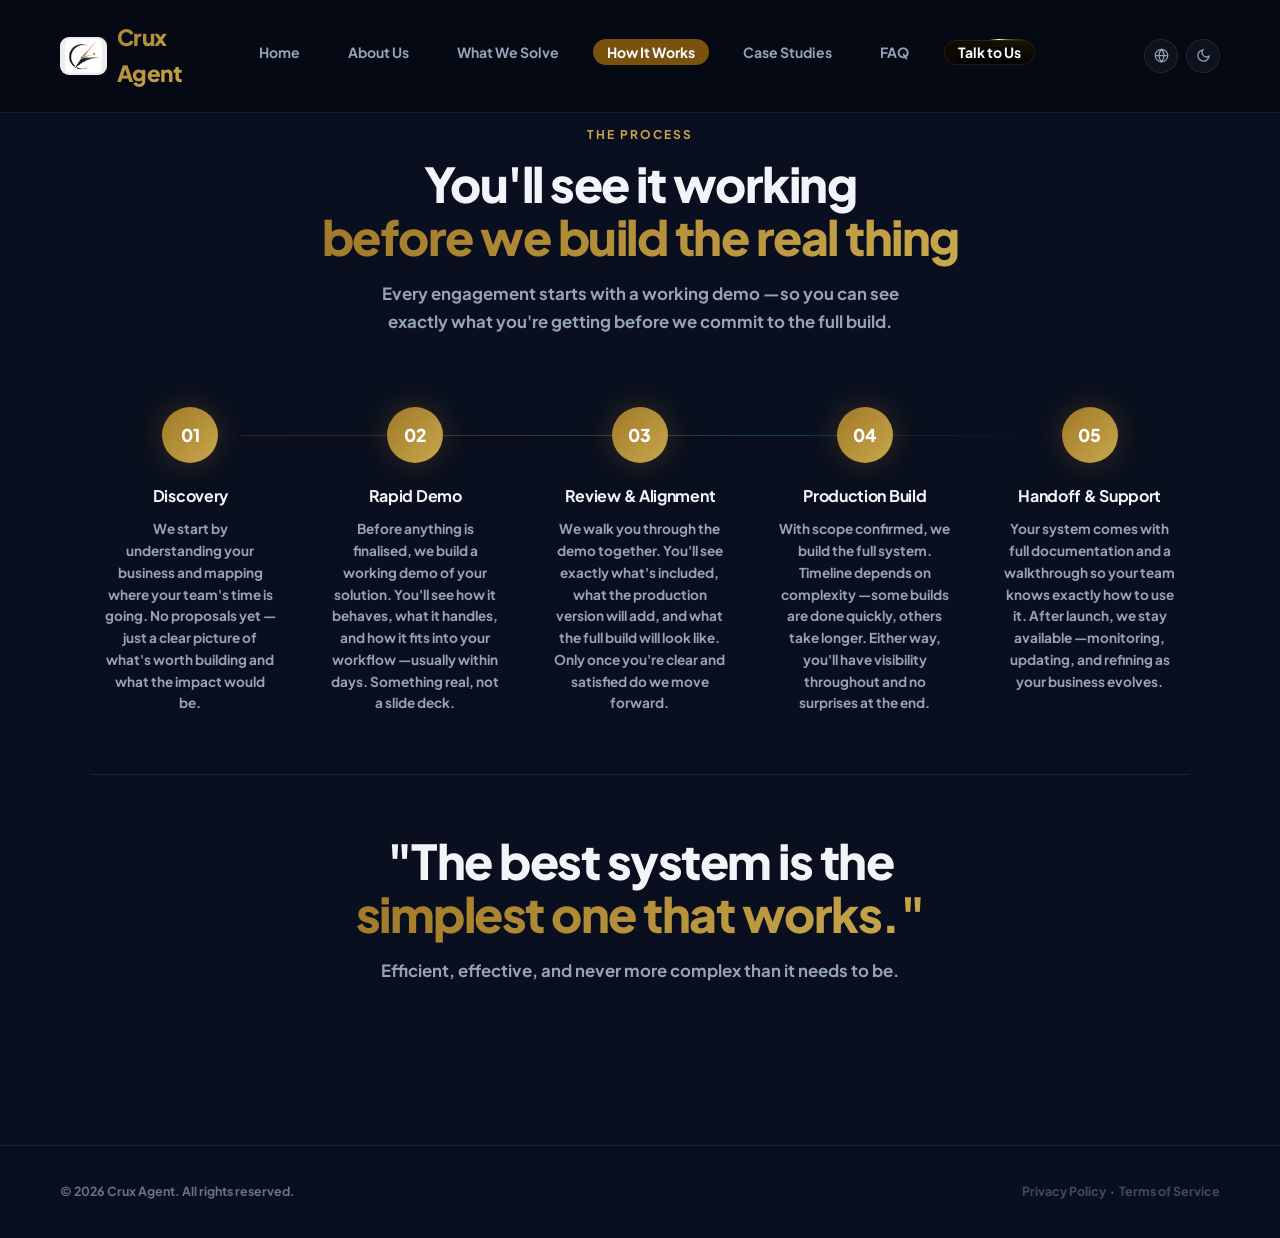
<file: process.html>
<!DOCTYPE html>
<html lang="en" data-theme="dark">
<head>
  <meta charset="UTF-8" />
  <meta name="viewport" content="width=device-width, initial-scale=1.0" />
  <title>How It Works | Crux Agent</title>
  <meta name="description" content="Our process starts with a working demo — you see exactly what you're getting before we build the real thing." />
  <link rel="preconnect" href="https://fonts.googleapis.com" />
  <link rel="preconnect" href="https://fonts.gstatic.com" crossorigin />
  <link href="https://fonts.googleapis.com/css2?family=Plus+Jakarta+Sans:wght@300;400;500;600;700;800&display=swap" rel="stylesheet" />
  <link rel="stylesheet" href="style.css" />
</head>
<body>

<!-- NAV -->
<nav id="navbar">
  <a href="index.html" class="nav-logo">
    <img src="logo.png" alt="" class="nav-logo-img">
    Crux Agent
  </a>
  <ul class="nav-links" id="navLinks">
    <li><a href="index.html" data-i18n="nav.home">Home</a></li>
    <li><a href="about.html" data-i18n="nav.about">About Us</a></li>
    <li><a href="solve.html" data-i18n="nav.solve">What We Solve</a></li>
    <li><a href="process.html" data-i18n="nav.process">How It Works</a></li>
    <li><a href="projects.html" data-i18n="nav.projects">Case Studies</a></li>
    <li><a href="faq.html" data-i18n="nav.faq">FAQ</a></li>
    <li><a href="faq.html#contact" class="nav-cta"><span data-i18n="nav.cta">Talk to Us</span></a></li>
  </ul>
  <div class="nav-actions">
    <div class="lang-dropdown" id="langDropdown">
      <button class="lang-toggle" id="langToggle" aria-label="Language" aria-haspopup="true" aria-expanded="false">
        <svg width="15" height="15" fill="none" stroke="currentColor" stroke-width="2" viewBox="0 0 24 24">
          <circle cx="12" cy="12" r="10"/>
          <path d="M2 12h20M12 2a15.3 15.3 0 0 1 4 10 15.3 15.3 0 0 1-4 10 15.3 15.3 0 0 1-4-10 15.3 15.3 0 0 1 4-10z"/>
        </svg>
      </button>
      <div class="lang-menu" id="langMenu" role="menu">
        <button class="lang-option" data-lang="en" role="menuitem">
          EN
          <svg class="lang-check" width="14" height="14" fill="none" stroke="currentColor" stroke-width="2.5" viewBox="0 0 24 24"><path d="M20 6L9 17l-5-5"/></svg>
        </button>
        <button class="lang-option" data-lang="zh" role="menuitem">
          繁中
          <svg class="lang-check" width="14" height="14" fill="none" stroke="currentColor" stroke-width="2.5" viewBox="0 0 24 24"><path d="M20 6L9 17l-5-5"/></svg>
        </button>
      </div>
    </div>
    <div class="theme-dropdown" id="themeDropdown">
      <button class="theme-toggle" id="themeToggle" aria-label="Theme" aria-haspopup="true" aria-expanded="false">
        <svg id="themeIcon" width="15" height="15" fill="none" stroke="currentColor" stroke-width="2" viewBox="0 0 24 24">
          <circle cx="12" cy="12" r="5"/>
          <path d="M12 1v2M12 21v2M4.22 4.22l1.42 1.42M18.36 18.36l1.42 1.42M1 12h2M21 12h2M4.22 19.78l1.42-1.42M18.36 5.64l1.42-1.42"/>
        </svg>
        <span id="themeLabel">Light</span>
        <svg class="theme-chevron" width="12" height="12" fill="none" stroke="currentColor" stroke-width="2.5" viewBox="0 0 24 24"><path d="M6 9l6 6 6-6"/></svg>
      </button>
      <div class="theme-menu" id="themeMenu" role="menu">
        <button class="theme-option" data-value="light" role="menuitem">
          <svg width="14" height="14" fill="none" stroke="currentColor" stroke-width="2" viewBox="0 0 24 24"><circle cx="12" cy="12" r="5"/><path d="M12 1v2M12 21v2M4.22 4.22l1.42 1.42M18.36 18.36l1.42 1.42M1 12h2M21 12h2M4.22 19.78l1.42-1.42M18.36 5.64l1.42-1.42"/></svg>
          Light
          <svg class="theme-check" width="14" height="14" fill="none" stroke="currentColor" stroke-width="2.5" viewBox="0 0 24 24"><path d="M20 6L9 17l-5-5"/></svg>
        </button>
        <button class="theme-option" data-value="dark" role="menuitem">
          <svg width="14" height="14" fill="none" stroke="currentColor" stroke-width="2" viewBox="0 0 24 24"><path d="M21 12.79A9 9 0 1 1 11.21 3a7 7 0 0 0 9.79 9.79z"/></svg>
          Dark
          <svg class="theme-check" width="14" height="14" fill="none" stroke="currentColor" stroke-width="2.5" viewBox="0 0 24 24"><path d="M20 6L9 17l-5-5"/></svg>
        </button>
      </div>
    </div>
    <button class="hamburger" id="hamburger" aria-label="Open menu" aria-expanded="false">
      <span class="ham-bar"></span>
      <span class="ham-bar"></span>
      <span class="ham-bar"></span>
    </button>
  </div>
</nav>
<div class="nav-backdrop" id="navBackdrop"></div>

<!-- HOW IT WORKS -->
<section id="process" style="padding-top:120px;">
  <div class="inner">
    <div class="process-hdr">
      <span class="stag reveal" data-i18n="process.tag">The Process</span>
      <h2 class="sh reveal"><span data-i18n="process.h2.1">You'll see it working</span><br /><span class="gt" data-i18n="process.h2.2">before we build the real thing</span></h2>
      <p class="ss reveal" data-i18n="process.sub">Every engagement starts with a working demo —so you can see exactly what you're getting before we commit to the full build.</p>
    </div>
    <div class="steps">
      <div class="step reveal">
        <div class="step-n">01</div>
        <h3 data-i18n="step1.h3">Discovery</h3>
        <p data-i18n="step1.p">We start by understanding your business and mapping where your team's time is going. No proposals yet —just a clear picture of what's worth building and what the impact would be.</p>
      </div>
      <div class="step reveal">
        <div class="step-n">02</div>
        <h3 data-i18n="step2.h3">Rapid Demo</h3>
        <p data-i18n="step2.p">Before anything is finalised, we build a working demo of your solution. You'll see how it behaves, what it handles, and how it fits into your workflow —usually within days. Something real, not a slide deck.</p>
      </div>
      <div class="step reveal">
        <div class="step-n">03</div>
        <h3 data-i18n="step3.h3">Review &amp; Alignment</h3>
        <p data-i18n="step3.p">We walk you through the demo together. You'll see exactly what's included, what the production version will add, and what the full build will look like. Only once you're clear and satisfied do we move forward.</p>
      </div>
      <div class="step reveal">
        <div class="step-n">04</div>
        <h3 data-i18n="step4.h3">Production Build</h3>
        <p data-i18n="step4.p">With scope confirmed, we build the full system. Timeline depends on complexity —some builds are done quickly, others take longer. Either way, you'll have visibility throughout and no surprises at the end.</p>
      </div>
      <div class="step reveal">
        <div class="step-n">05</div>
        <h3 data-i18n="step5.h3">Handoff &amp; Support</h3>
        <p data-i18n="step5.p">Your system comes with full documentation and a walkthrough so your team knows exactly how to use it. After launch, we stay available —monitoring, updating, and refining as your business evolves.</p>
      </div>
    </div>
    <div class="diff-header reveal" style="margin-top:60px; border-top:1px solid var(--border); padding-top:60px;">
      <h2 class="sh"><span data-i18n="process.quote.h2.1">"The best system is the</span><br /><span class="gt" data-i18n="process.quote.h2.2">simplest one that works."</span></h2>
      <p class="ss" data-i18n="process.quote.sub">Efficient, effective, and never more complex than it needs to be.</p>
    </div>
  </div>
</section>

<!-- FOOTER -->
<footer>
  <p class="f-copy" data-i18n="footer.rights">© 2026 Crux Agent. All rights reserved.</p>
  <p class="f-copy"><a href="privacy-policy.html" style="color:inherit;opacity:0.6;text-decoration:none;" data-i18n="footer.privacy">Privacy Policy</a> &nbsp;·&nbsp; <a href="terms-of-service.html" style="color:inherit;opacity:0.6;text-decoration:none;" data-i18n="footer.terms">Terms of Service</a></p>
</footer>

<script src="i18n.js"></script>
<script>
  // Navbar scroll
  const nav = document.getElementById('navbar');
  window.addEventListener('scroll', () => nav.classList.toggle('scrolled', scrollY > 40));

  // Mobile hamburger menu
  const hamburger = document.getElementById('hamburger');
  const navLinksEl = document.getElementById('navLinks');
  const navBackdrop = document.getElementById('navBackdrop');
  function openMenu() { hamburger.classList.add('active'); hamburger.setAttribute('aria-expanded','true'); navLinksEl.classList.add('open'); navBackdrop.classList.add('open'); document.body.style.overflow='hidden'; }
  function closeMenu() { hamburger.classList.remove('active'); hamburger.setAttribute('aria-expanded','false'); navLinksEl.classList.remove('open'); navBackdrop.classList.remove('open'); document.body.style.overflow=''; }
  hamburger.addEventListener('click', () => hamburger.classList.contains('active') ? closeMenu() : openMenu());
  navBackdrop.addEventListener('click', closeMenu);
  document.addEventListener('keydown', e => { if (e.key === 'Escape') closeMenu(); });
  navLinksEl.querySelectorAll('a').forEach(a => a.addEventListener('click', closeMenu));

  // Active nav — highlight based on current page
  (function() {
    const page = window.location.pathname.split('/').pop() || 'index.html';
    document.querySelectorAll('.nav-links a:not(.nav-cta)').forEach(a => {
      const href = a.getAttribute('href').split('#')[0];
      if (href === page || (page === '' && href === 'index.html')) a.classList.add('nav-active');
    });
  })();

  // Scroll reveal
  const obs = new IntersectionObserver((entries) => {
    entries.forEach((e, i) => { if (e.isIntersecting) { setTimeout(() => e.target.classList.add('visible'), i * 70); obs.unobserve(e.target); } });
  }, { threshold: 0.08 });
  document.querySelectorAll('.reveal').forEach(el => obs.observe(el));

  // Theme dropdown
  (function() {
    const html = document.documentElement;
    const dropdown = document.getElementById('themeDropdown');
    const btn = document.getElementById('themeToggle');
    const label = document.getElementById('themeLabel');
    const icon = document.getElementById('themeIcon');
    const moonPath = '<path d="M21 12.79A9 9 0 1 1 11.21 3a7 7 0 0 0 9.79 9.79z"/>';
    const sunPath = '<circle cx="12" cy="12" r="5"/><path d="M12 1v2M12 21v2M4.22 4.22l1.42 1.42M18.36 18.36l1.42 1.42M1 12h2M21 12h2M4.22 19.78l1.42-1.42M18.36 5.64l1.42-1.42"/>';
    const saved = localStorage.getItem('theme') || 'dark';
    apply(saved);
    btn.addEventListener('click', function(e) { e.stopPropagation(); var open = dropdown.classList.toggle('open'); btn.setAttribute('aria-expanded', open); });
    document.querySelectorAll('.theme-option').forEach(function(opt) { opt.addEventListener('click', function() { apply(opt.dataset.value); dropdown.classList.remove('open'); btn.setAttribute('aria-expanded', 'false'); }); });
    document.addEventListener('click', function(e) { if (!dropdown.contains(e.target)) { dropdown.classList.remove('open'); btn.setAttribute('aria-expanded', 'false'); } });
    document.addEventListener('keydown', function(e) { if (e.key === 'Escape') { dropdown.classList.remove('open'); btn.setAttribute('aria-expanded', 'false'); } });
    function apply(theme) { html.dataset.theme = theme; localStorage.setItem('theme', theme); label.textContent = theme === 'light' ? 'Light' : 'Dark'; icon.innerHTML = theme === 'light' ? sunPath : moonPath; document.querySelectorAll('.theme-option').forEach(function(o) { o.classList.toggle('active', o.dataset.value === theme); }); }
  })();
</script>
</body>
</html>
</file>
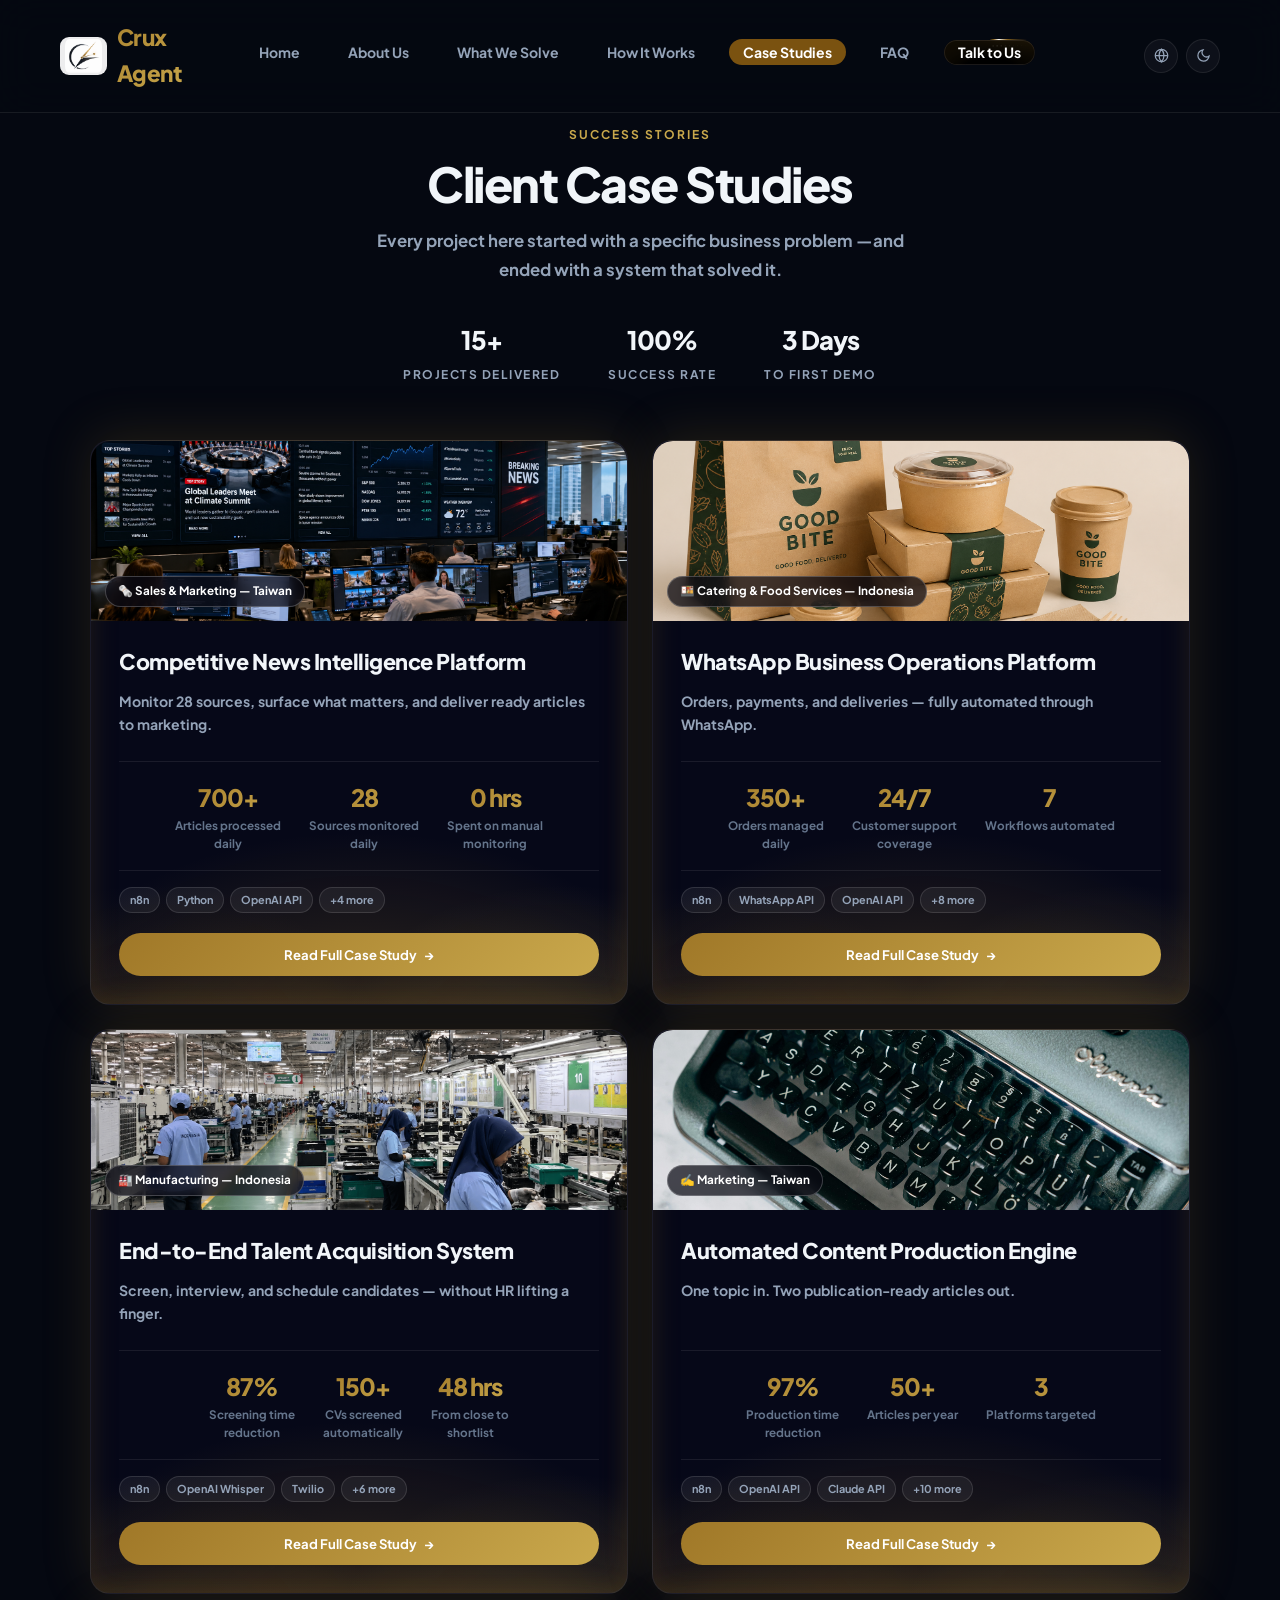
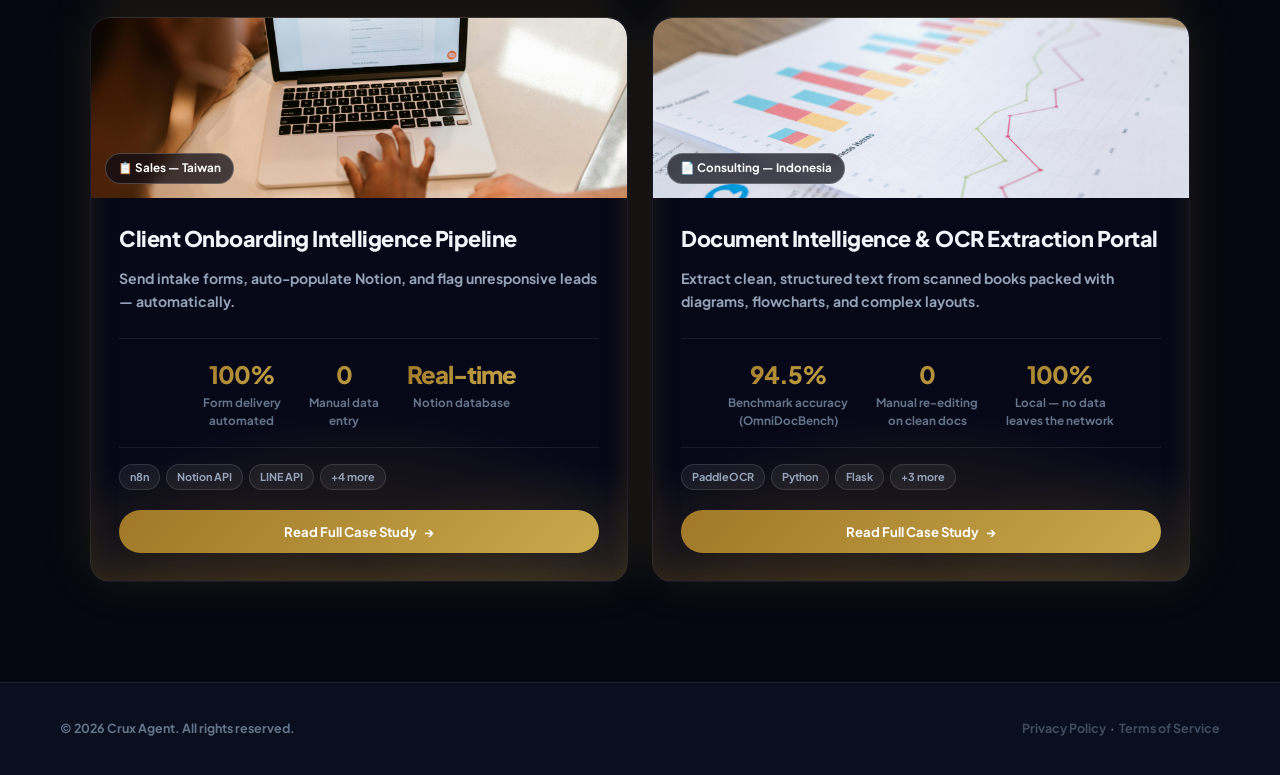
<file: projects.html>
<!DOCTYPE html>
<html lang="en" data-theme="dark">
<head>
  <meta charset="UTF-8" />
  <meta name="viewport" content="width=device-width, initial-scale=1.0" />
  <title>Case Studies | Crux Agent</title>
  <meta name="description" content="Real AI automation projects delivered for real businesses — from WhatsApp operations to talent acquisition and content production." />
  <link rel="preconnect" href="https://fonts.googleapis.com" />
  <link rel="preconnect" href="https://fonts.gstatic.com" crossorigin />
  <link href="https://fonts.googleapis.com/css2?family=Plus+Jakarta+Sans:wght@300;400;500;600;700;800&display=swap" rel="stylesheet" />
  <link rel="stylesheet" href="style.css" />
</head>
<body>

<!-- NAV -->
<nav id="navbar">
  <a href="index.html" class="nav-logo">
    <img src="logo.png" alt="" class="nav-logo-img">
    Crux Agent
  </a>
  <ul class="nav-links" id="navLinks">
    <li><a href="index.html" data-i18n="nav.home">Home</a></li>
    <li><a href="about.html" data-i18n="nav.about">About Us</a></li>
    <li><a href="solve.html" data-i18n="nav.solve">What We Solve</a></li>
    <li><a href="process.html" data-i18n="nav.process">How It Works</a></li>
    <li><a href="projects.html" data-i18n="nav.projects">Case Studies</a></li>
    <li><a href="faq.html" data-i18n="nav.faq">FAQ</a></li>
    <li><a href="faq.html#contact" class="nav-cta"><span data-i18n="nav.cta">Talk to Us</span></a></li>
  </ul>
  <div class="nav-actions">
    <div class="lang-dropdown" id="langDropdown">
      <button class="lang-toggle" id="langToggle" aria-label="Language" aria-haspopup="true" aria-expanded="false">
        <svg width="15" height="15" fill="none" stroke="currentColor" stroke-width="2" viewBox="0 0 24 24">
          <circle cx="12" cy="12" r="10"/>
          <path d="M2 12h20M12 2a15.3 15.3 0 0 1 4 10 15.3 15.3 0 0 1-4 10 15.3 15.3 0 0 1-4-10 15.3 15.3 0 0 1 4-10z"/>
        </svg>
      </button>
      <div class="lang-menu" id="langMenu" role="menu">
        <button class="lang-option" data-lang="en" role="menuitem">
          EN
          <svg class="lang-check" width="14" height="14" fill="none" stroke="currentColor" stroke-width="2.5" viewBox="0 0 24 24"><path d="M20 6L9 17l-5-5"/></svg>
        </button>
        <button class="lang-option" data-lang="zh" role="menuitem">
          繁中
          <svg class="lang-check" width="14" height="14" fill="none" stroke="currentColor" stroke-width="2.5" viewBox="0 0 24 24"><path d="M20 6L9 17l-5-5"/></svg>
        </button>
      </div>
    </div>
    <div class="theme-dropdown" id="themeDropdown">
      <button class="theme-toggle" id="themeToggle" aria-label="Theme" aria-haspopup="true" aria-expanded="false">
        <svg id="themeIcon" width="15" height="15" fill="none" stroke="currentColor" stroke-width="2" viewBox="0 0 24 24">
          <circle cx="12" cy="12" r="5"/>
          <path d="M12 1v2M12 21v2M4.22 4.22l1.42 1.42M18.36 18.36l1.42 1.42M1 12h2M21 12h2M4.22 19.78l1.42-1.42M18.36 5.64l1.42-1.42"/>
        </svg>
        <span id="themeLabel">Light</span>
        <svg class="theme-chevron" width="12" height="12" fill="none" stroke="currentColor" stroke-width="2.5" viewBox="0 0 24 24"><path d="M6 9l6 6 6-6"/></svg>
      </button>
      <div class="theme-menu" id="themeMenu" role="menu">
        <button class="theme-option" data-value="light" role="menuitem">
          <svg width="14" height="14" fill="none" stroke="currentColor" stroke-width="2" viewBox="0 0 24 24"><circle cx="12" cy="12" r="5"/><path d="M12 1v2M12 21v2M4.22 4.22l1.42 1.42M18.36 18.36l1.42 1.42M1 12h2M21 12h2M4.22 19.78l1.42-1.42M18.36 5.64l1.42-1.42"/></svg>
          Light
          <svg class="theme-check" width="14" height="14" fill="none" stroke="currentColor" stroke-width="2.5" viewBox="0 0 24 24"><path d="M20 6L9 17l-5-5"/></svg>
        </button>
        <button class="theme-option" data-value="dark" role="menuitem">
          <svg width="14" height="14" fill="none" stroke="currentColor" stroke-width="2" viewBox="0 0 24 24"><path d="M21 12.79A9 9 0 1 1 11.21 3a7 7 0 0 0 9.79 9.79z"/></svg>
          Dark
          <svg class="theme-check" width="14" height="14" fill="none" stroke="currentColor" stroke-width="2.5" viewBox="0 0 24 24"><path d="M20 6L9 17l-5-5"/></svg>
        </button>
      </div>
    </div>
    <button class="hamburger" id="hamburger" aria-label="Open menu" aria-expanded="false">
      <span class="ham-bar"></span>
      <span class="ham-bar"></span>
      <span class="ham-bar"></span>
    </button>
  </div>
</nav>
<div class="nav-backdrop" id="navBackdrop"></div>

<!-- PROJECTS -->
<section id="projects" style="padding-top:120px;">
  <div class="inner">
    <div class="proj-hdr">
      <span class="stag stag-violet reveal" data-i18n="proj.tag">Success Stories</span>
      <h2 class="sh reveal" data-i18n="proj.h2">Client Case Studies</h2>
      <p class="ss reveal" data-i18n="proj.sub">Every project here started with a specific business problem —and ended with a system that solved it.</p>
      <div class="proj-stats reveal">
        <div>
          <div class="proj-stat-val">15+</div>
          <div class="proj-stat-lbl" data-i18n="proj.stat.delivered">Projects Delivered</div>
        </div>
        <div>
          <div class="proj-stat-val">100%</div>
          <div class="proj-stat-lbl" data-i18n="proj.stat.success">Success Rate</div>
        </div>
        <div>
          <div class="proj-stat-val">3 Days</div>
          <div class="proj-stat-lbl" data-i18n="proj.stat.demo">To First Demo</div>
        </div>
      </div>
    </div>
    <div class="proj-grid">

      <div class="proj-card reveal" data-pid="0">
        <div class="proj-card-img">
          <img src="Card 0.png" alt="Competitive News Intelligence Platform">
          <span class="proj-tag" data-i18n="proj.card1.tag">🗞️ Sales &amp; Marketing — Taiwan</span>
        </div>
        <div class="proj-card-body">
          <h3 data-i18n="proj.card1.h3">Competitive News Intelligence Platform</h3>
          <p data-i18n="proj.card1.p">Monitor 28 sources, surface what matters, and deliver ready articles to marketing.</p>
          <div class="metrics">
            <div><div class="met-val">700+</div><div class="met-lbl" data-i18n="proj.card1.met1.lbl">Articles processed<br>daily</div></div>
            <div><div class="met-val">28</div><div class="met-lbl" data-i18n="proj.card1.met2.lbl">Sources monitored<br>daily</div></div>
            <div><div class="met-val">0 hrs</div><div class="met-lbl" data-i18n="proj.card1.met3.lbl">Spent on manual<br>monitoring</div></div>
          </div>
          <div class="proj-tech-tags">
            <span class="proj-tech-tag">n8n</span>
            <span class="proj-tech-tag">Python</span>
            <span class="proj-tech-tag">OpenAI API</span>
            <span class="proj-tech-tag">+4 more</span>
          </div>
          <a class="proj-details-btn" href="case-study.html?id=0"><span data-i18n="proj.read">Read Full Case Study</span> <span class="btn-arrow">→</span></a>
        </div>
      </div>

      <div class="proj-card reveal" data-pid="1">
        <div class="proj-card-img">
          <img src="Card 1.png" alt="WhatsApp Business Operations Platform">
          <span class="proj-tag" data-i18n="proj.card2.tag">🍱 Catering &amp; Food Services — Indonesia</span>
        </div>
        <div class="proj-card-body">
          <h3 data-i18n="proj.card2.h3">WhatsApp Business Operations Platform</h3>
          <p data-i18n="proj.card2.p">Orders, payments, and deliveries — fully automated through WhatsApp.</p>
          <div class="metrics">
            <div><div class="met-val">350+</div><div class="met-lbl" data-i18n="proj.card2.met1.lbl">Orders managed<br>daily</div></div>
            <div><div class="met-val">24/7</div><div class="met-lbl" data-i18n="proj.card2.met2.lbl">Customer support<br>coverage</div></div>
            <div><div class="met-val">7</div><div class="met-lbl" data-i18n="proj.card2.met3.lbl">Workflows automated</div></div>
          </div>
          <div class="proj-tech-tags">
            <span class="proj-tech-tag">n8n</span>
            <span class="proj-tech-tag">WhatsApp API</span>
            <span class="proj-tech-tag">OpenAI API</span>
            <span class="proj-tech-tag">+8 more</span>
          </div>
          <a class="proj-details-btn" href="case-study.html?id=1"><span data-i18n="proj.read">Read Full Case Study</span> <span class="btn-arrow">→</span></a>
        </div>
      </div>

      <div class="proj-card reveal" data-pid="2">
        <div class="proj-card-img">
          <img src="Card 2.png" alt="End-to-End Talent Acquisition System">
          <span class="proj-tag" data-i18n="proj.card3.tag">🏭 Manufacturing — Indonesia</span>
        </div>
        <div class="proj-card-body">
          <h3 data-i18n="proj.card3.h3">End-to-End Talent Acquisition System</h3>
          <p data-i18n="proj.card3.p">Screen, interview, and schedule candidates — without HR lifting a finger.</p>
          <div class="metrics">
            <div><div class="met-val">87%</div><div class="met-lbl" data-i18n="proj.card3.met1.lbl">Screening time<br>reduction</div></div>
            <div><div class="met-val">150+</div><div class="met-lbl" data-i18n="proj.card3.met2.lbl">CVs screened<br>automatically</div></div>
            <div><div class="met-val">48 hrs</div><div class="met-lbl" data-i18n="proj.card3.met3.lbl">From close to<br>shortlist</div></div>
          </div>
          <div class="proj-tech-tags">
            <span class="proj-tech-tag">n8n</span>
            <span class="proj-tech-tag">OpenAI Whisper</span>
            <span class="proj-tech-tag">Twilio</span>
            <span class="proj-tech-tag">+6 more</span>
          </div>
          <a class="proj-details-btn" href="case-study.html?id=2"><span data-i18n="proj.read">Read Full Case Study</span> <span class="btn-arrow">→</span></a>
        </div>
      </div>

      <div class="proj-card reveal" data-pid="3">
        <div class="proj-card-img">
          <img src="Card 3.jpg" alt="Automated Content Production Engine">
          <span class="proj-tag" data-i18n="proj.card4.tag">✍️ Marketing — Taiwan</span>
        </div>
        <div class="proj-card-body">
          <h3 data-i18n="proj.card4.h3">Automated Content Production Engine</h3>
          <p data-i18n="proj.card4.p">One topic in. Two publication-ready articles out.</p>
          <div class="metrics">
            <div><div class="met-val">97%</div><div class="met-lbl" data-i18n="proj.card4.met1.lbl">Production time<br>reduction</div></div>
            <div><div class="met-val">50+</div><div class="met-lbl" data-i18n="proj.card4.met2.lbl">Articles per year</div></div>
            <div><div class="met-val">3</div><div class="met-lbl" data-i18n="proj.card4.met3.lbl">Platforms targeted</div></div>
          </div>
          <div class="proj-tech-tags">
            <span class="proj-tech-tag">n8n</span>
            <span class="proj-tech-tag">OpenAI API</span>
            <span class="proj-tech-tag">Claude API</span>
            <span class="proj-tech-tag">+10 more</span>
          </div>
          <a class="proj-details-btn" href="case-study.html?id=3"><span data-i18n="proj.read">Read Full Case Study</span> <span class="btn-arrow">→</span></a>
        </div>
      </div>

      <div class="proj-card reveal" data-pid="4">
        <div class="proj-card-img">
          <img src="Card 4.jpg" alt="Client Onboarding Intelligence Pipeline">
          <span class="proj-tag" data-i18n="proj.card5.tag">📋 Sales — Taiwan</span>
        </div>
        <div class="proj-card-body">
          <h3 data-i18n="proj.card5.h3">Client Onboarding Intelligence Pipeline</h3>
          <p data-i18n="proj.card5.p">Send intake forms, auto-populate Notion, and flag unresponsive leads — automatically.</p>
          <div class="metrics">
            <div><div class="met-val">100%</div><div class="met-lbl" data-i18n="proj.card5.met1.lbl">Form delivery<br>automated</div></div>
            <div><div class="met-val">0</div><div class="met-lbl" data-i18n="proj.card5.met2.lbl">Manual data<br>entry</div></div>
            <div><div class="met-val">Real-time</div><div class="met-lbl" data-i18n="proj.card5.met3.lbl">Notion database</div></div>
          </div>
          <div class="proj-tech-tags">
            <span class="proj-tech-tag">n8n</span>
            <span class="proj-tech-tag">Notion API</span>
            <span class="proj-tech-tag">LINE API</span>
            <span class="proj-tech-tag">+4 more</span>
          </div>
          <a class="proj-details-btn" href="case-study.html?id=4"><span data-i18n="proj.read">Read Full Case Study</span> <span class="btn-arrow">→</span></a>
        </div>
      </div>

      <div class="proj-card reveal" data-pid="5">
        <div class="proj-card-img">
          <img src="Card 5.jpg" alt="Document Intelligence & OCR Extraction Portal">
          <span class="proj-tag" data-i18n="proj.card6.tag">📄 Consulting — Indonesia</span>
        </div>
        <div class="proj-card-body">
          <h3 data-i18n="proj.card6.h3">Document Intelligence &amp; OCR Extraction Portal</h3>
          <p data-i18n="proj.card6.p">Extract clean, structured text from scanned books packed with diagrams, flowcharts, and complex layouts.</p>
          <div class="metrics">
            <div><div class="met-val">94.5%</div><div class="met-lbl" data-i18n="proj.card6.met1.lbl">Benchmark accuracy<br>(OmniDocBench)</div></div>
            <div><div class="met-val">0</div><div class="met-lbl" data-i18n="proj.card6.met2.lbl">Manual re-editing<br>on clean docs</div></div>
            <div><div class="met-val">100%</div><div class="met-lbl" data-i18n="proj.card6.met3.lbl">Local — no data<br>leaves the network</div></div>
          </div>
          <div class="proj-tech-tags">
            <span class="proj-tech-tag">PaddleOCR</span>
            <span class="proj-tech-tag">Python</span>
            <span class="proj-tech-tag">Flask</span>
            <span class="proj-tech-tag">+3 more</span>
          </div>
          <a class="proj-details-btn" href="case-study.html?id=5"><span data-i18n="proj.read">Read Full Case Study</span> <span class="btn-arrow">→</span></a>
        </div>
      </div>

    </div>
  </div>
</section>

<!-- FOOTER -->
<footer>
  <p class="f-copy">© 2026 Crux Agent. All rights reserved.</p>
  <p class="f-copy"><a href="privacy-policy.html" style="color:inherit;opacity:0.6;text-decoration:none;">Privacy Policy</a> &nbsp;·&nbsp; <a href="terms-of-service.html" style="color:inherit;opacity:0.6;text-decoration:none;">Terms of Service</a></p>
</footer>

<!-- PROJECT MODAL -->
<div class="proj-modal-overlay" id="projModalOverlay" onclick="closeModalOnOverlay(event)">
  <div class="proj-modal" id="projModal">
    <button class="modal-close" onclick="closeModal()" title="Close">✕</button>
    <div id="modalContent"></div>
  </div>
</div>

<script src="i18n.js"></script>
<script>
  // Navbar scroll
  const nav = document.getElementById('navbar');
  window.addEventListener('scroll', () => nav.classList.toggle('scrolled', scrollY > 40));

  // Mobile hamburger menu
  const hamburger = document.getElementById('hamburger');
  const navLinksEl = document.getElementById('navLinks');
  const navBackdrop = document.getElementById('navBackdrop');
  function openMenu() { hamburger.classList.add('active'); hamburger.setAttribute('aria-expanded','true'); navLinksEl.classList.add('open'); navBackdrop.classList.add('open'); document.body.style.overflow='hidden'; }
  function closeMenu() { hamburger.classList.remove('active'); hamburger.setAttribute('aria-expanded','false'); navLinksEl.classList.remove('open'); navBackdrop.classList.remove('open'); document.body.style.overflow=''; }
  hamburger.addEventListener('click', () => hamburger.classList.contains('active') ? closeMenu() : openMenu());
  navBackdrop.addEventListener('click', closeMenu);
  document.addEventListener('keydown', e => { if (e.key === 'Escape') { closeMenu(); closeModal(); } });
  navLinksEl.querySelectorAll('a').forEach(a => a.addEventListener('click', closeMenu));

  // Active nav — highlight based on current page
  (function() {
    const page = window.location.pathname.split('/').pop() || 'index.html';
    document.querySelectorAll('.nav-links a:not(.nav-cta)').forEach(a => {
      const href = a.getAttribute('href').split('#')[0];
      if (href === page || (page === '' && href === 'index.html')) a.classList.add('nav-active');
    });
  })();

  // Scroll reveal
  const obs = new IntersectionObserver((entries) => {
    entries.forEach((e, i) => { if (e.isIntersecting) { setTimeout(() => e.target.classList.add('visible'), i * 70); obs.unobserve(e.target); } });
  }, { threshold: 0.08 });
  document.querySelectorAll('.reveal').forEach(el => obs.observe(el));

  // Theme dropdown
  (function() {
    const html = document.documentElement;
    const dropdown = document.getElementById('themeDropdown');
    const btn = document.getElementById('themeToggle');
    const label = document.getElementById('themeLabel');
    const icon = document.getElementById('themeIcon');
    const moonPath = '<path d="M21 12.79A9 9 0 1 1 11.21 3a7 7 0 0 0 9.79 9.79z"/>';
    const sunPath = '<circle cx="12" cy="12" r="5"/><path d="M12 1v2M12 21v2M4.22 4.22l1.42 1.42M18.36 18.36l1.42 1.42M1 12h2M21 12h2M4.22 19.78l1.42-1.42M18.36 5.64l1.42-1.42"/>';
    const saved = localStorage.getItem('theme') || 'dark';
    apply(saved);
    btn.addEventListener('click', function(e) { e.stopPropagation(); var open = dropdown.classList.toggle('open'); btn.setAttribute('aria-expanded', open); });
    document.querySelectorAll('.theme-option').forEach(function(opt) { opt.addEventListener('click', function() { apply(opt.dataset.value); dropdown.classList.remove('open'); btn.setAttribute('aria-expanded', 'false'); }); });
    document.addEventListener('click', function(e) { if (!dropdown.contains(e.target)) { dropdown.classList.remove('open'); btn.setAttribute('aria-expanded', 'false'); } });
    document.addEventListener('keydown', function(e) { if (e.key === 'Escape') { dropdown.classList.remove('open'); btn.setAttribute('aria-expanded', 'false'); } });
    function apply(theme) { html.dataset.theme = theme; localStorage.setItem('theme', theme); label.textContent = theme === 'light' ? 'Light' : 'Dark'; icon.innerHTML = theme === 'light' ? sunPath : moonPath; document.querySelectorAll('.theme-option').forEach(function(o) { o.classList.toggle('active', o.dataset.value === theme); }); }
  })();

  // 3D card tilt
  document.querySelectorAll('.proj-card').forEach(card => {
    card.addEventListener('mousemove', function(e) {
      const rect = this.getBoundingClientRect();
      const x = (e.clientX - rect.left) / rect.width - 0.5;
      const y = (e.clientY - rect.top) / rect.height - 0.5;
      this.style.transform = `perspective(800px) rotateY(${x * 8}deg) rotateX(${-y * 8}deg) scale(1.02)`;
    });
    card.addEventListener('mouseleave', function() {
      this.style.transform = '';
    });
  });

  // Project modal data
  const projects = [
    {
      tag: '🗞️ Sales &amp; Marketing — Taiwan',
      title: 'Competitive News Intelligence Platform',
      modalTitle: 'AI System That Monitors 28 Sources, Filters 92% of Noise, and Delivers Ready Briefings Every Morning',
      client: 'Sales Division, Consulting Firm — Taiwan',
      headerMetrics: [
        { val: '700+', lbl: 'Articles processed daily' },
        { val: '28', lbl: 'Sources monitored' },
        { val: '0 hrs', lbl: 'Manual monitoring' }
      ],
      sections: [
        {
          label: 'Client Overview',
          type: 'text',
          content: 'A sales division within a consulting firm in Taiwan monitoring 28 news sources daily to surface competitor activity, regulatory changes, and market intelligence relevant to their clients.'
        },
        {
          label: 'Business Context',
          type: 'text',
          content: 'The team was spending 6–8 hours per day manually browsing and reading through sources, copy-pasting relevant articles into a shared document, and summarising findings for the marketing team. The process was inconsistent and time-consuming — and the volume of sources made it impossible to guarantee nothing important was missed.'
        },
        {
          label: 'Problem Statement',
          type: 'text',
          content: 'Manual monitoring of 28 sources was consuming the team\'s entire morning.<ol><li>6–8 hours per day spent reading and filtering content manually</li><li>No consistent format — briefs looked different depending on who prepared them</li><li>92% of articles were irrelevant noise that still needed to be read before being discarded</li><li>High risk of missing time-sensitive competitor or regulatory news</li></ol>'
        },
        {
          label: 'Objectives',
          type: 'text',
          content: '<ul><li>Monitor all 28 sources automatically every morning</li><li>Filter and score articles by relevance to defined topics</li><li>Deliver a structured, ready-to-use briefing to the team without manual input</li><li>Surface time-sensitive items with priority flags</li></ul>'
        },
        {
          label: 'Scope of Work',
          type: 'text',
          content: '<ul><li>Automated RSS and web scraping of 28 defined sources on a daily schedule</li><li>AI relevance scoring against defined topic categories and keywords</li><li>Article deduplication and clustering by topic</li><li>Structured briefing generated and delivered via email every morning</li><li>Priority flagging for regulatory and competitor-specific content</li></ul>'
        },
        {
          label: 'Solution Overview',
          type: 'text',
          content: 'A fully automated daily intelligence pipeline. 700+ articles are fetched, scored, and filtered every morning. The 8% that matter are structured into a ready-to-use briefing and delivered before the team starts their day — no one reads a single article they don\'t need to.'
        },
        {
          label: 'Technology Stack',
          type: 'stack',
          items: ['n8n', 'Python', 'OpenAI API', 'RSS Parser', 'Web Scraper', 'Gmail API', 'Google Sheets']
        },
        {
          label: 'Implementation Approach',
          type: 'text',
          content: 'Source ingestion and relevance scoring built and validated in week one against historical articles. Briefing format iterated with the team. Full pipeline live and running automatically from week two. No ongoing maintenance required from the client.'
        },
        {
          label: 'Results &amp; Business Impact',
          type: 'metrics',
          summary: 'The morning briefing now arrives automatically. The team opens it, reads what matters, and moves on — the 6–8 hours of daily monitoring has been eliminated entirely.',
          items: [
            { val: '700+', lbl: 'Articles processed daily' },
            { val: '92%', lbl: 'Content filtered automatically' },
            { val: '8→2 hrs', lbl: 'Time saved per day' },
            { val: '0', lbl: 'Manual reads of irrelevant content' }
          ]
        }
      ]
    },
    {
      tag: '🍱 Catering &amp; Food Services — Indonesia',
      title: 'WhatsApp Business Operations Platform',
      modalTitle: 'Fully Automated WhatsApp System Running Orders, Payments, Deliveries, and Daily Reporting',
      client: 'Catering Business — Indonesia',
      headerMetrics: [
        { val: '350+', lbl: 'Orders managed daily' },
        { val: '24/7', lbl: 'Customer support coverage' },
        { val: '7', lbl: 'Workflows automated' }
      ],
      sections: [
        {
          label: 'Client Overview',
          type: 'text',
          content: 'A catering business in Indonesia managing 300+ daily orders through WhatsApp — handling order intake, payment logging, delivery tracking, customer communications, and financial reporting, all through a single messaging channel.'
        },
        {
          label: 'Business Context',
          type: 'text',
          content: 'The owner and admin team were managing every step of the operation manually through WhatsApp. Orders were taken by hand, payments logged in Excel, deliveries tracked by phone calls, and financial summaries prepared at the end of each day. As volume grew, the manual process became the bottleneck.'
        },
        {
          label: 'Problem Statement',
          type: 'text',
          content: 'Every part of the operation depended on manual input from the owner or admin.<ol><li>Orders taken manually — high risk of error and missed messages</li><li>Payments and expenses logged in Excel by hand — no real-time visibility</li><li>Delivery confirmation required calling drivers — no automated notification to customers</li><li>Financial summary prepared manually at end of day — took 30–45 minutes every night</li></ol>'
        },
        {
          label: 'Objectives',
          type: 'text',
          content: '<ul><li>Let admin log payments and expenses through WhatsApp — no manual Excel entry</li><li>Track every subscription period and send automatic renewal reminders before expiry</li><li>Give drivers a GPS-triggered one-tap delivery button — customer notified the moment food arrives</li><li>Let customers ask for their ETA and get a real answer based on driver location</li><li>Auto-sync customer records in Sheets as orders are placed or cancelled</li><li>Send the owner a daily financial summary without anyone preparing it</li><li>Collect customer feedback after every delivery and summarize it daily</li></ul>'
        },
        {
          label: 'Scope of Work',
          type: 'text',
          content: '<ul><li>Admin payment &amp; expense bot: admin sends payment or expense via text, voice note, or photo → AI logs it to Google Sheets automatically</li><li>Subscription tracker: date-range tracking per customer with automated 3-day renewal reminder</li><li>GPS driver interface: web app that detects driver arrival at delivery address → one-tap delivery confirmation → customer notified instantly</li><li>ETA bot: customer asks when food arrives → chatbot asks their name → checks driver GPS against their address → replies with estimated arrival time</li><li>Auto customer record management: new order adds data to Sheets; cancellation removes the record</li><li>Financial analysis bot: daily automated summary of orders and payments sent to owner via WhatsApp</li><li>Feedback collection bot: post-delivery prompt to customer → responses summarized daily for the owner</li></ul>'
        },
        {
          label: 'Solution Overview',
          type: 'text',
          content: 'A fully automated WhatsApp operations system. Orders flow in, admin logs payments in one message, drivers notify customers with one tap, and the owner receives a financial summary every morning — no manual work at any step.'
        },
        {
          label: 'Technology Stack',
          type: 'stack',
          items: ['n8n', 'OpenAI API', 'OpenAI Whisper', 'Twilio', 'WhatsApp Business API', 'Google Sheets', 'Google Sheets API', 'Geolocation API', 'Google Maps API', 'HTML / CSS / JS', 'Vercel']
        },
        {
          label: 'Implementation Approach',
          type: 'text',
          content: 'Core order intake and payment logging built first and demoed within 3 hours. Subscription tracker, expiry reminders, and GPS driver interface added next. Feedback collection and financial reporting completed last. Full production system live in 8 days — no team training required.'
        },
        {
          label: 'Key Features',
          type: 'text',
          content: '<ul><li>Order bot: customers order via WhatsApp; details logged automatically to Google Sheets</li><li>Payment &amp; expense logger: admin sends payment or expense via text, voice note, or photo → AI records it in Google Sheets instantly</li><li>Subscription tracker: monitors end dates per customer; sends "Your order expires in 3 days — contact us to continue" automatically</li><li>GPS delivery trigger: driver opens web interface on phone, GPS detects arrival at the customer address → "Mark as Delivered" button appears → customer receives WhatsApp notification immediately</li><li>ETA bot: customer sends "when will my food arrive?" → chatbot asks for their name → checks driver GPS against customer address via Google Maps → replies with estimated arrival time</li><li>Auto customer management: new order adds address and info to Sheets; cancelled order deletes the record</li><li>Financial summary bot: daily automated report on orders, income, and payments sent to owner</li><li>Feedback loop: post-delivery chatbot asks for feedback; all responses summarized daily for the owner</li></ul>'
        },
        {
          label: 'Results &amp; Business Impact',
          type: 'metrics',
          summary: 'Turned a manually operated catering business into a fully automated WhatsApp-native system — from order intake to delivery confirmation and owner reporting.',
          items: [
            { val: '350+', lbl: 'Orders managed daily' },
            { val: '24/7', lbl: 'Customer support coverage' },
            { val: '7', lbl: 'Workflows automated' },
            { val: '0', lbl: 'Manual steps from order to delivery notification' }
          ]
        }
      ]
    },
    {
      tag: '🏭 Manufacturing — Indonesia',
      title: 'End-to-End Talent Acquisition System',
      modalTitle: '3-Stage AI Recruitment Pipeline That Replaced 3 Weeks of HR Work',
      client: 'Manufacturing Company — Indonesia',
      headerMetrics: [
        { val: '87%', lbl: 'Screening time reduction' },
        { val: '150+', lbl: 'CVs screened automatically' },
        { val: '48 hrs', lbl: 'From close to shortlist' }
      ],
      sections: [
        {
          label: 'Client Overview',
          type: 'text',
          content: 'A medium-sized manufacturing company in Indonesia running regular hiring cycles across production, quality control, logistics, and administration — generating 150+ applications per cycle with a lean HR team.'
        },
        {
          label: 'Business Context',
          type: 'text',
          content: 'CVs arrived by email and Google Form. HR downloaded each one, read it, noted it in a spreadsheet, and manually coordinated interviews by email. No ATS, no scoring system — one person carrying the entire process for four departments.'
        },
        {
          label: 'Problem Statement',
          type: 'text',
          content: 'The HR manager spent 2-3 weeks of every hiring cycle doing nothing but reading documents, with no consistent scoring and no guarantee the right candidates were surfaced.<ol><li>2-3 weeks of CV reading before the first interview</li><li>No consistent scoring framework — different candidates evaluated differently</li><li>Days of back-and-forth emails just to schedule interviews</li></ol>'
        },
        {
          label: 'Objectives',
          type: 'text',
          content: '<ul><li>Automate CV collection and AI scoring with written reasoning</li><li>Conduct first-round interviews without HR involvement</li><li>Schedule final interviews directly into HR\'s calendar</li><li>Deliver the top 3 candidates per department, fully briefed</li></ul>'
        },
        {
          label: 'Scope of Work',
          type: 'text',
          content: '<ul><li>Stage 1: Automated CV collection, parsing, and AI scoring with reasoning summaries</li><li>Stage 2: AI phone interview with transcription and scoring for the top 10 per department</li><li>Stage 3: Automatic Google Calendar booking and candidate confirmation emails</li></ul>'
        },
        {
          label: 'Solution Overview',
          type: 'text',
          content: 'A 3-stage automated pipeline — CV screening, AI voice interview, and calendar scheduling — delivering the final 3 candidates per department with zero HR involvement until the final interview.'
        },
        {
          label: 'Technology Stack',
          type: 'stack',
          items: ['n8n', 'OpenAI API', 'OpenAI Whisper', 'Twilio', 'Google Calendar API', 'Gmail API', 'Google Sheets', 'HTML / CSS / JS', 'Vercel']
        },
        {
          label: 'Implementation Approach',
          type: 'text',
          content: 'CV scoring stage demoed in 1 day, processing a sample batch with scored summaries and reasoning. Full 3-stage pipeline including AI voice interviews, transcription, and calendar integration live in 10 days.'
        },
        {
          label: 'Key Features',
          type: 'text',
          content: '<ul><li>Automated CV collection from email and Google Form</li><li>AI scoring with written reasoning per candidate, matched against department criteria</li><li>AI voice interviews via Twilio with automatic transcription and scoring</li><li>Automatic rejection emails for unshortlisted candidates</li><li>Google Calendar integration for final interview booking</li></ul>'
        },
        {
          label: 'Results &amp; Business Impact',
          type: 'metrics',
          summary: 'Reduced the hiring cycle from 3 weeks of manual screening to 48 hours, with fully briefed final candidates delivered to HR.',
          items: [
            { val: '87%', lbl: 'Screening time reduction' },
            { val: '150+', lbl: 'CVs screened automatically' },
            { val: '48 hrs', lbl: 'From close to shortlist' },
            { val: '12', lbl: 'Final candidates across 4 departments' }
          ]
        }
      ]
    },
    {
      tag: '✍️ Marketing — Taiwan',
      title: 'Automated Content Production Engine',
      modalTitle: '9-Agent AI System That Turns a Topic Into a Publication-Ready Article',
      client: 'Family Office Dept., Consulting Firm — Taiwan',
      headerMetrics: [
        { val: '97%', lbl: 'Production time reduction' },
        { val: '50+', lbl: 'Articles per year' },
        { val: '3', lbl: 'Platforms targeted' }
      ],
      sections: [
        {
          label: 'Client Overview',
          type: 'text',
          content: 'A newly established family office department within a management consulting firm in Taiwan, serving high-net-worth individuals and cross-border investors. No existing online presence, no search rankings, and not yet known to the market.'
        },
        {
          label: 'Business Context',
          type: 'text',
          content: 'The division had just launched. Potential clients couldn\'t find them, didn\'t know what they offered, and had no reason to choose them over established names. In family office, reputation and visibility aren\'t marketing advantages — they\'re prerequisites. Being invisible means missing opportunities before they even start. The 2026 objective was clear: build brand awareness and influence through content. When potential clients search for answers, this firm should be the advisor they find and trust.'
        },
        {
          label: 'Problem Statement',
          type: 'text',
          content: 'A newly launched division in a trust-sensitive field, with no content engine to build the visibility it needed.<ol><li>The market didn\'t know the division existed — no search presence, no content, no credibility signals</li><li>Producing expert-level bilingual content manually took a full day per article</li><li>Articles weren\'t consistently optimised for search or E-E-A-T compliance</li><li>The firm\'s unique philosophy and values weren\'t coming through — content felt generic</li></ol>'
        },
        {
          label: 'Objectives',
          type: 'text',
          content: '<ul><li>Become the advisor potential clients find when they search for family office guidance</li><li>Produce expert-level bilingual articles at the volume needed to build authority</li><li>Optimise every article for both traditional search and AI search platforms using E-E-A-T</li><li>Reflect the firm\'s unique philosophy in every piece — recognisable, not generic</li></ul>'
        },
        {
          label: 'Scope of Work',
          type: 'text',
          content: '<ul><li>Workflow 1: Topic generation agent querying 3 live research tools, outputting 5 ranked topic options to Google Sheets</li><li>Workflow 2: 9-agent sequential pipeline from topic to two finished bilingual articles</li><li>Company knowledge and proprietary philosophy embedded via vector database retrieval</li><li>Google Drive upload as formatted HTML documents with email notification on completion</li></ul>'
        },
        {
          label: 'Solution Overview',
          type: 'text',
          content: 'A 9-agent pipeline that takes one topic and produces two publication-ready articles — Traditional Chinese and English — fully researched, SEO-optimised, E-E-A-T compliant, and written in the firm\'s voice. What took a full day now takes 20 minutes of review.'
        },
        {
          label: 'Technology Stack',
          type: 'stack',
          items: ['n8n', 'OpenAI API', 'Anthropic Claude API', 'Pinecone', 'Tavily API', 'Perplexity API', 'Linkup API', 'Firecrawl API', 'Google Drive API', 'Google Docs API', 'Google Sheets', 'Gmail API', 'Railway']
        },
        {
          label: 'Implementation Approach',
          type: 'text',
          content: 'Topic generation workflow built and validated first. Article pipeline built agent by agent — each stage tested independently before connecting to the sequence. Rate limit handling and wait nodes added between API-heavy stages. Full pipeline live in 3 weeks.'
        },
        {
          label: 'Key Features',
          type: 'text',
          content: '<ul><li>Topic generation from live trend research across Tavily, Perplexity, and Linkup</li><li>9 specialist agents: data collection, keyword validation, E-E-A-T compliance, planning, writing, SEO optimisation, tone refinement, visual planning, and translation</li><li>Company philosophy and credentials retrieved from Pinecone vector database — every article reflects who they are, not just what\'s trending</li><li>Taiwan legal and regulatory sources pulled via Firecrawl for market-specific accuracy</li><li>Articles optimised to appear in Google AI Overview, AI assistant answers, and traditional search results</li><li>Automatic Google Drive upload and email notification with document links on completion</li></ul>'
        },
        {
          label: 'Results &amp; Business Impact',
          type: 'metrics',
          summary: 'Articles are ranking on traditional search, appearing in Google AI Overview, and being cited by AI assistants — hitting all three visibility targets the team set at the start.',
          items: [
            { val: '97%', lbl: 'Production time reduction' },
            { val: '50+', lbl: 'Articles per year' },
            { val: '3', lbl: 'Platforms targeted' },
            { val: '20 min', lbl: 'From topic to ready to publish' }
          ]
        }
      ]
    },
    {
      tag: '📋 Sales — Taiwan',
      title: 'Client Onboarding Intelligence Pipeline',
      modalTitle: 'AI System That Sends Intake Forms, Syncs Responses to Notion, and Briefs the Sales Team Automatically',
      client: 'Sales Team — Taiwan',
      headerMetrics: [
        { val: '100%', lbl: 'Form delivery automated' },
        { val: '0 min', lbl: 'Manual data entry' },
        { val: '7 days', lbl: 'To go live' }
      ],
      sections: [
        {
          label: 'Client Overview',
          type: 'text',
          content: 'A sales team in Taiwan managing a pipeline of prospective clients across multiple industries, requiring structured intake information before every client call.'
        },
        {
          label: 'Business Context',
          type: 'text',
          content: 'Before calling any prospect, the team sent a Google Form via LINE or email to collect background details — company profile, pain points, goals, and budget. Responses had to be manually copied into Notion, individually summarised, and tracked by memory. As the pipeline grew, the process broke down.'
        },
        {
          label: 'Problem Statement',
          type: 'text',
          content: 'Every step between sending a form and being ready to call was done manually.<ol><li>Forms sent one by one — no way to confirm every lead was reached</li><li>No system tracked who responded — follow-ups depended entirely on memory</li><li>Copying answers into Notion took 10–15 minutes per client</li><li>Client briefs were written inconsistently, or skipped entirely when the team was busy</li></ol>'
        },
        {
          label: 'Objectives',
          type: 'text',
          content: '<ul><li>Send the intake form to all contacts at once with a single trigger</li><li>Automatically sync every completed response into Notion as a structured client record</li><li>Generate an AI client brief per response — ready to use before the call</li><li>Flag and follow up with unresponsive leads automatically</li></ul>'
        },
        {
          label: 'Scope of Work',
          type: 'text',
          content: '<ul><li>Stage 1: Bulk form distribution via LINE and email from a single contact list upload</li><li>Stage 2: Real-time Google Forms polling → Notion sync with AI-generated client brief</li><li>Stage 3: Automated follow-up reminders and per-lead status tracking in Notion</li></ul>'
        },
        {
          label: 'Solution Overview',
          type: 'text',
          content: 'The sales rep uploads a contact list and the form link — the system does the rest. Forms go out instantly, responses flow into Notion automatically with an AI brief attached, and unresponsive leads are followed up without anyone having to remember.'
        },
        {
          label: 'Technology Stack',
          type: 'stack',
          items: ['n8n', 'OpenAI API', 'Google Forms API', 'Google Sheets API', 'Notion API', 'LINE Messaging API', 'Gmail API']
        },
        {
          label: 'Implementation Approach',
          type: 'text',
          content: 'Forms polling and Notion sync built and tested first with sample responses. LINE and email distribution validated with a small contact group. AI brief agent tuned against real form data. Full pipeline live in 7 days.'
        },
        {
          label: 'Key Features',
          type: 'text',
          content: '<ul><li>Bulk distribution: upload contact list → personalised messages sent to all via LINE or email instantly</li><li>Real-time sync: new form submission → fields mapped and written to Notion automatically</li><li>AI client brief: GPT-4o reads each response and writes a pre-call summary — background, problem, timeline, key angles</li><li>Status tracking: every lead shows Form Sent, Completed, or Awaiting Response in Notion at a glance</li><li>Auto follow-up: no response after set window → reminder sent via the original channel automatically</li></ul>'
        },
        {
          label: 'Results &amp; Business Impact',
          type: 'metrics',
          summary: 'Eliminated manual form sending, data entry, and brief writing — the sales team opens Notion and the pipeline is already ready.',
          items: [
            { val: '100%', lbl: 'Form delivery automated' },
            { val: '0 min', lbl: 'Manual data entry per response' },
            { val: '10–15 min', lbl: 'Of prep eliminated per lead' },
            { val: '7 days', lbl: 'From kickoff to fully live' }
          ]
        }
      ]
    },
    {
      tag: '📄 Consulting — Indonesia',
      title: 'Document Intelligence &amp; OCR Extraction Portal',
      modalTitle: 'Local OCR Portal That Extracts Clean, Structured Text From Scanned Books — Accurately',
      client: 'Consulting Firm — Indonesia',
      headerMetrics: [
        { val: '94.5%', lbl: 'Benchmark accuracy (OmniDocBench)' },
        { val: '0', lbl: 'Manual re-editing on clean documents' },
        { val: '100%', lbl: 'Local — no data leaves the network' }
      ],
      sections: [
        {
          label: 'Client Overview',
          type: 'text',
          content: 'A consulting firm in Indonesia with a large library of physical books scanned into PDF — covering consulting frameworks, research, and training materials. Pages are dense with printed diagrams, flowcharts, and figures. The firm wanted to convert this entire library into structured text to power an AI knowledge base and chatbot.'
        },
        {
          label: 'Business Context',
          type: 'text',
          content: 'The books contain a mix of plain text and heavily visual content — pages that explain a process use flowcharts, pages that compare options use tables, pages that show relationships use diagrams. Scanning those books preserves the images but loses all the text embedded within them. Before any AI system could use this knowledge, every page had to be extracted accurately — including everything inside the visuals.'
        },
        {
          label: 'Problem Statement',
          type: 'text',
          content: 'The team had tried ChatGPT and Gemini. The output was inaccurate enough that every result needed manual correction — which took as long as doing it by hand.<ol><li>General AI models skipped diagram labels and text embedded in flowcharts entirely</li><li>Scanned books produced double-page images — two pages side by side in one frame — which tools couldn\'t split or process correctly</li><li>Tables with merged cells and multi-column layouts were flattened into unusable lists</li><li>Occasionally, models generated content that wasn\'t in the source document at all</li></ol>'
        },
        {
          label: 'Objectives',
          type: 'text',
          content: '<ul><li>Build a locally hosted portal the team could use without technical knowledge</li><li>Accurately extract text from scanned pages dense with diagrams, flowcharts, and figures</li><li>Handle double-page book scans — detect and split each page independently</li><li>Preserve table structure so relationships between cells remain meaningful</li><li>Download the extracted raw text as DOCX or PDF</li><li>Keep all documents on their own network — nothing sent to external servers</li></ul>'
        },
        {
          label: 'Scope of Work',
          type: 'text',
          content: '<ul><li>Local web portal installed on the firm\'s internal computer — browser-based, no internet required for processing</li><li>PaddleOCR PP-OCRv5 as the core extraction engine — purpose-built for complex document layouts</li><li>Double-page scan detection and automatic centre-split logic</li><li>Table recognition preserving row, column, and merged cell structure</li><li>Figure and diagram text detection — labels, annotations, and embedded text within visuals</li><li>Raw extracted text downloadable as DOCX or PDF directly from the portal</li></ul>'
        },
        {
          label: 'Solution Overview',
          type: 'text',
          content: 'A locally installed portal — upload any document format, wait, download the extracted text as DOCX or PDF. PaddleOCR PP-OCRv5 achieves 94.5% accuracy on the OmniDocBench benchmark — the industry standard for document parsing — and is specifically trained to handle tables, figures, diagrams, and complex layouts that general AI models were never designed for.'
        },
        {
          label: 'Technology Stack',
          type: 'stack',
          items: ['PaddleOCR PP-OCRv5', 'PaddleOCR-VL-1.5', 'Python', 'Flask', 'HTML / CSS / JS', 'PDF processing libraries']
        },
        {
          label: 'Implementation Approach',
          type: 'text',
          content: 'Built and tested against the firm\'s actual scanned books — including their most diagram-heavy pages and double-page frames. Installed on their local machine and handed over in a single session. Total time from kickoff to live: 2 weeks.'
        },
        {
          label: 'Key Features',
          type: 'text',
          content: '<ul><li>PP-OCRv5 engine: 13% accuracy improvement over previous generation — built specifically for complex, real-world document layouts</li><li>Figure &amp; diagram extraction: detects and reads text labels, annotations, and embedded text within flowcharts and figures — not just body text</li><li>Table recognition: extracts row, column, and merged cell structure intact — output remains meaningful, not a flat list of values</li><li>Double-page split: automatically detects wide-format book scans, splits at the centre line, and processes each page in correct reading order</li><li>Flexible output: download the extracted raw text as DOCX or PDF</li><li>Fully local: all processing on the firm\'s own machine — no data leaves the network</li></ul>'
        },
        {
          label: 'Results &amp; Business Impact',
          type: 'metrics',
          summary: 'The extraction problem that blocked the AI knowledge base for months was solved in 2 weeks — hours of manual work reduced to minutes, with raw text pulled out of scanned books accurately for the first time.',
          items: [
            { val: '94.5%', lbl: 'Benchmark accuracy on OmniDocBench' },
            { val: '0', lbl: 'Manual re-editing on clean documents' },
            { val: 'Hours → mins', lbl: 'Processing time per document batch' },
            { val: '100%', lbl: 'Local — no data leaves their network' }
          ]
        }
      ]
    }
  ];

  function openModal(id) {
    const isZh = window.CruxI18n && window.CruxI18n.get() === 'zh';
    const p = (isZh && window.CruxI18n.zhModal && window.CruxI18n.zhModal[id]) ? window.CruxI18n.zhModal[id] : projects[id];
    const clientLbl = isZh ? '客戶' : 'Client';
    const ctaText = isZh ? '打造類似的系統 →' : 'Get a Similar System Built →';
    const modalTitle = p.modalTitle || p.title;
    const bodyHtml = p.sections.map(s => {
      if (s.type === 'stack') {
        const items = s.items.map(i => `<span class="modal-stack-item">${i}</span>`).join('');
        return `<div class="modal-section"><div class="modal-section-label">${s.label}</div><div class="modal-stack">${items}</div></div>`;
      }
      if (s.type === 'metrics') {
        const items = s.items.map(m => `<div class="modal-metric"><div class="met-val">${m.val}</div><div class="met-lbl">${m.lbl}</div></div>`).join('');
        const summaryHtml = s.summary ? `<p class="modal-metrics-summary">${s.summary}</p>` : '';
        return `<div class="modal-section"><div class="modal-section-label">${s.label}</div>${summaryHtml}<div class="modal-metrics">${items}</div></div>`;
      }
      return `<div class="modal-section"><div class="modal-section-label">${s.label}</div><div class="modal-section-body">${s.content}</div></div>`;
    }).join('');
    const metaHtml = p.client ? `<div class="modal-meta"><span class="modal-meta-item"><span class="modal-meta-lbl">${clientLbl}</span>${p.client}</span></div>` : '';
    const headerMetricsHtml = p.headerMetrics ? `<div class="modal-header-metrics">${p.headerMetrics.map(m => `<div class="modal-metric"><div class="met-val">${m.val}</div><div class="met-lbl">${m.lbl}</div></div>`).join('')}</div>` : '';
    document.getElementById('modalContent').innerHTML = `
      <div class="modal-tag"><span class="proj-tag" style="position:relative;z-index:2">${p.tag}</span></div>
      <h2 class="modal-title">${modalTitle}</h2>
      ${metaHtml}
      ${headerMetricsHtml}
      ${bodyHtml}
      <a href="faq.html#contact" class="modal-cta" onclick="closeModal()">${ctaText}</a>
    `;
    document.getElementById('projModalOverlay').classList.add('open');
    document.body.style.overflow = 'hidden';
  }

  function closeModal() {
    document.getElementById('projModalOverlay').classList.remove('open');
    document.body.style.overflow = '';
  }

  function closeModalOnOverlay(e) {
    if (e.target === document.getElementById('projModalOverlay')) closeModal();
  }
</script>
</body>
</html>
</file>
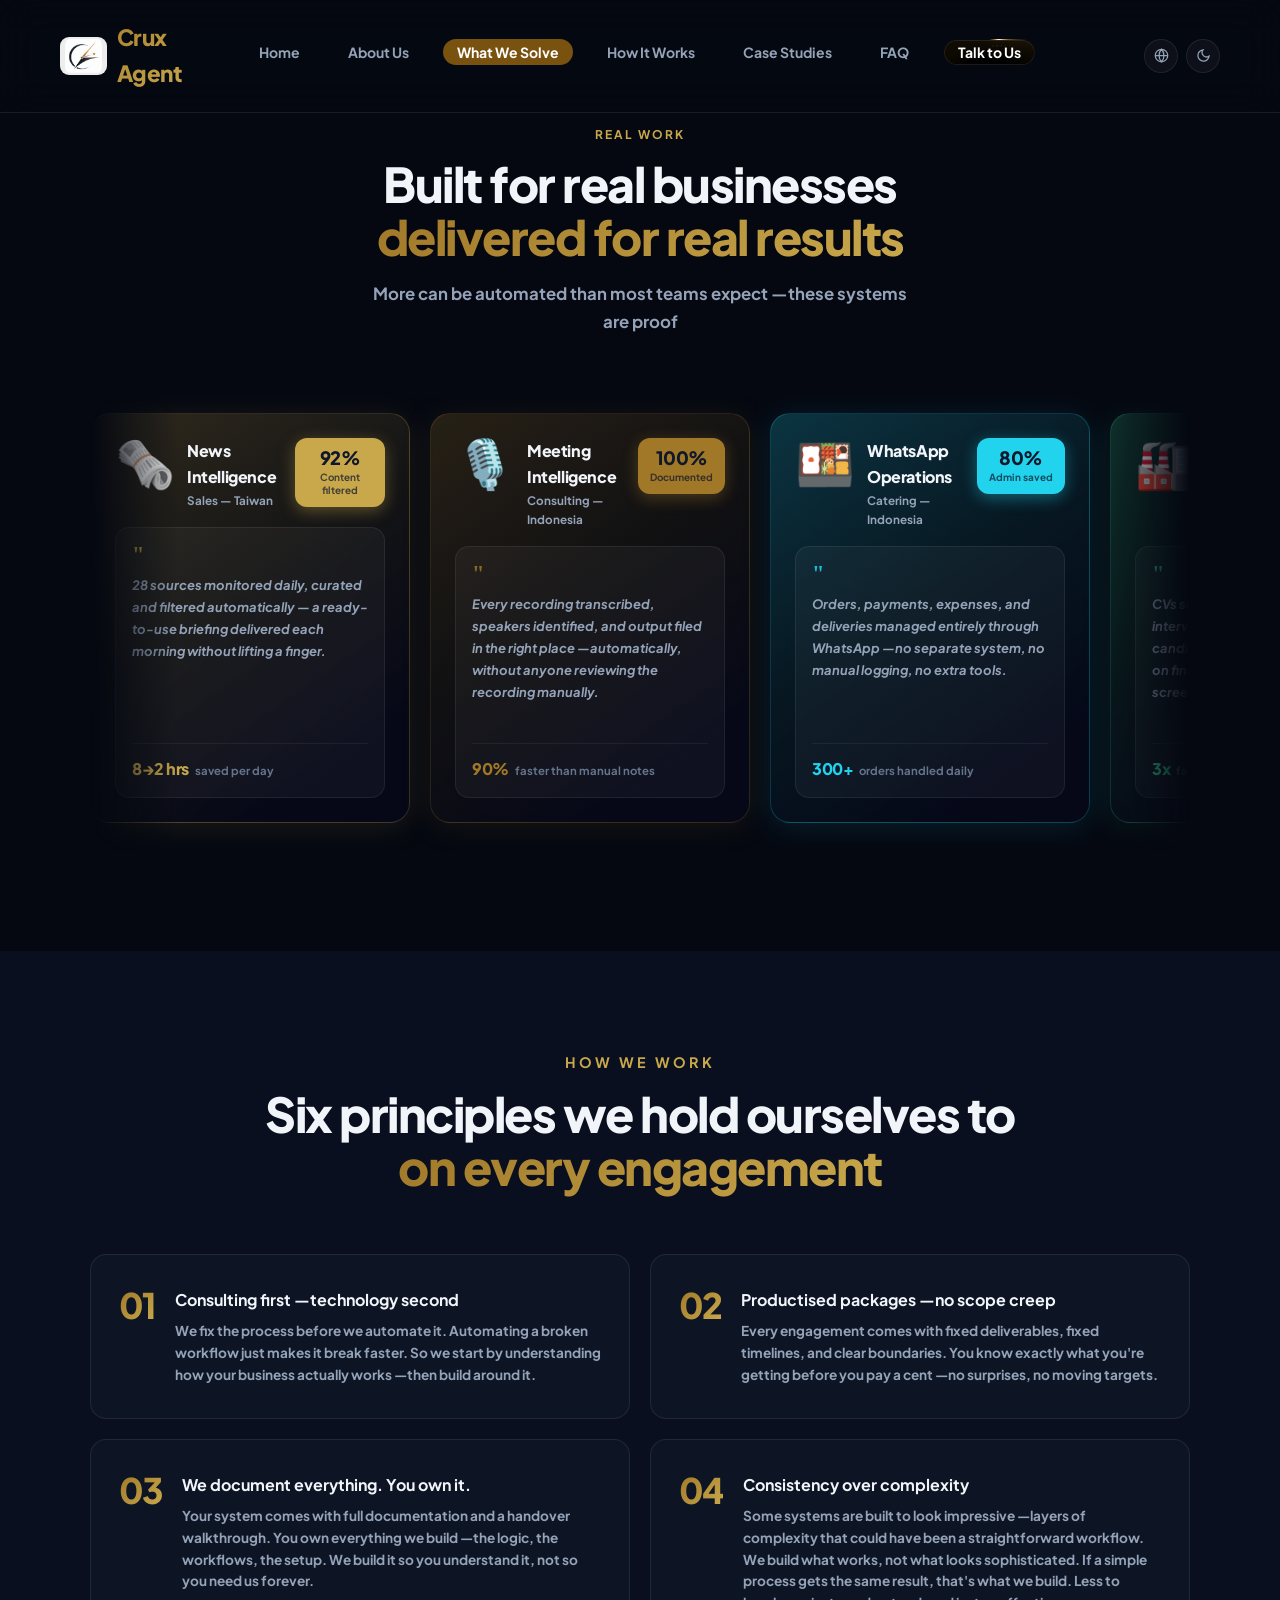
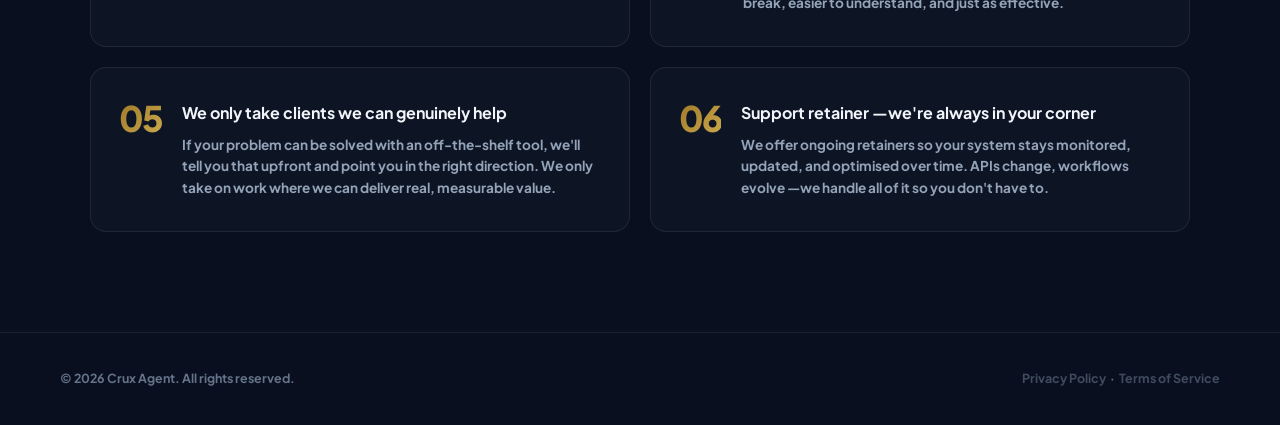
<file: solve.html>
<!DOCTYPE html>
<html lang="en" data-theme="dark">
<head>
  <meta charset="UTF-8" />
  <meta name="viewport" content="width=device-width, initial-scale=1.0" />
  <title>What We Solve | Crux Agent</title>
  <meta name="description" content="Real automation use cases across sales, marketing, operations, HR, and more — built for real businesses and delivering real results." />
  <link rel="preconnect" href="https://fonts.googleapis.com" />
  <link rel="preconnect" href="https://fonts.gstatic.com" crossorigin />
  <link href="https://fonts.googleapis.com/css2?family=Plus+Jakarta+Sans:wght@300;400;500;600;700;800&display=swap" rel="stylesheet" />
  <link rel="stylesheet" href="style.css" />
</head>
<body>

<!-- NAV -->
<nav id="navbar">
  <a href="index.html" class="nav-logo">
    <img src="logo.png" alt="" class="nav-logo-img">
    Crux Agent
  </a>
  <ul class="nav-links" id="navLinks">
    <li><a href="index.html" data-i18n="nav.home">Home</a></li>
    <li><a href="about.html" data-i18n="nav.about">About Us</a></li>
    <li><a href="solve.html" data-i18n="nav.solve">What We Solve</a></li>
    <li><a href="process.html" data-i18n="nav.process">How It Works</a></li>
    <li><a href="projects.html" data-i18n="nav.projects">Case Studies</a></li>
    <li><a href="faq.html" data-i18n="nav.faq">FAQ</a></li>
    <li><a href="faq.html#contact" class="nav-cta"><span data-i18n="nav.cta">Talk to Us</span></a></li>
  </ul>
  <div class="nav-actions">
    <div class="lang-dropdown" id="langDropdown">
      <button class="lang-toggle" id="langToggle" aria-label="Language" aria-haspopup="true" aria-expanded="false">
        <svg width="15" height="15" fill="none" stroke="currentColor" stroke-width="2" viewBox="0 0 24 24">
          <circle cx="12" cy="12" r="10"/>
          <path d="M2 12h20M12 2a15.3 15.3 0 0 1 4 10 15.3 15.3 0 0 1-4 10 15.3 15.3 0 0 1-4-10 15.3 15.3 0 0 1 4-10z"/>
        </svg>
      </button>
      <div class="lang-menu" id="langMenu" role="menu">
        <button class="lang-option" data-lang="en" role="menuitem">
          EN
          <svg class="lang-check" width="14" height="14" fill="none" stroke="currentColor" stroke-width="2.5" viewBox="0 0 24 24"><path d="M20 6L9 17l-5-5"/></svg>
        </button>
        <button class="lang-option" data-lang="zh" role="menuitem">
          繁中
          <svg class="lang-check" width="14" height="14" fill="none" stroke="currentColor" stroke-width="2.5" viewBox="0 0 24 24"><path d="M20 6L9 17l-5-5"/></svg>
        </button>
      </div>
    </div>
    <div class="theme-dropdown" id="themeDropdown">
      <button class="theme-toggle" id="themeToggle" aria-label="Theme" aria-haspopup="true" aria-expanded="false">
        <svg id="themeIcon" width="15" height="15" fill="none" stroke="currentColor" stroke-width="2" viewBox="0 0 24 24">
          <circle cx="12" cy="12" r="5"/>
          <path d="M12 1v2M12 21v2M4.22 4.22l1.42 1.42M18.36 18.36l1.42 1.42M1 12h2M21 12h2M4.22 19.78l1.42-1.42M18.36 5.64l1.42-1.42"/>
        </svg>
        <span id="themeLabel">Light</span>
        <svg class="theme-chevron" width="12" height="12" fill="none" stroke="currentColor" stroke-width="2.5" viewBox="0 0 24 24"><path d="M6 9l6 6 6-6"/></svg>
      </button>
      <div class="theme-menu" id="themeMenu" role="menu">
        <button class="theme-option" data-value="light" role="menuitem">
          <svg width="14" height="14" fill="none" stroke="currentColor" stroke-width="2" viewBox="0 0 24 24"><circle cx="12" cy="12" r="5"/><path d="M12 1v2M12 21v2M4.22 4.22l1.42 1.42M18.36 18.36l1.42 1.42M1 12h2M21 12h2M4.22 19.78l1.42-1.42M18.36 5.64l1.42-1.42"/></svg>
          Light
          <svg class="theme-check" width="14" height="14" fill="none" stroke="currentColor" stroke-width="2.5" viewBox="0 0 24 24"><path d="M20 6L9 17l-5-5"/></svg>
        </button>
        <button class="theme-option" data-value="dark" role="menuitem">
          <svg width="14" height="14" fill="none" stroke="currentColor" stroke-width="2" viewBox="0 0 24 24"><path d="M21 12.79A9 9 0 1 1 11.21 3a7 7 0 0 0 9.79 9.79z"/></svg>
          Dark
          <svg class="theme-check" width="14" height="14" fill="none" stroke="currentColor" stroke-width="2.5" viewBox="0 0 24 24"><path d="M20 6L9 17l-5-5"/></svg>
        </button>
      </div>
    </div>
    <button class="hamburger" id="hamburger" aria-label="Open menu" aria-expanded="false">
      <span class="ham-bar"></span>
      <span class="ham-bar"></span>
      <span class="ham-bar"></span>
    </button>
  </div>
</nav>
<div class="nav-backdrop" id="navBackdrop"></div>

<!-- WHAT WE ACTUALLY SOLVE -->
<section id="solve" style="padding-top:120px;">
  <div class="inner">
    <div class="solve-header">
      <span class="stag reveal" data-i18n="solve.tag">Real Work</span>
      <h2 class="sh reveal"><span data-i18n="solve.h2.1">Built for real businesses</span><br /><span class="gt" data-i18n="solve.h2.2">delivered for real results</span></h2>
      <p class="ss reveal" data-i18n="solve.sub">More can be automated than most teams expect —these systems are proof</p>
    </div>
    <div class="solve-marquee">
      <div class="solve-track">

      <div class="solve-card reveal" data-sc-color="blue">
        <div class="sc-top">
          <div class="sc-left">
            <div class="sc-icon">🗞️</div>
            <div>
              <div class="sc-title" data-i18n="solve.sc1.title">News Intelligence</div>
              <span class="sc-industry" data-i18n="solve.sc1.industry">Sales — Taiwan</span>
            </div>
          </div>
          <div class="sc-badge">
            <span class="sc-badge-val">92%</span>
            <span class="sc-badge-lbl" data-i18n="solve.sc1.badge.lbl">Content filtered</span>
          </div>
        </div>
        <div class="sc-inner">
          <div class="sc-qmark">"</div>
          <p class="sc-body" data-i18n="solve.sc1.body">28 sources monitored daily, curated and filtered automatically — a ready-to-use briefing delivered each morning without lifting a finger.</p>
          <div class="sc-extra">
            <span class="sc-extra-val">8→2 hrs</span>
            <span class="sc-extra-lbl" data-i18n="solve.sc1.extra.lbl">saved per day</span>
          </div>
        </div>
      </div>

      <div class="solve-card reveal" data-sc-color="violet">
        <div class="sc-top">
          <div class="sc-left">
            <div class="sc-icon">🎙️</div>
            <div>
              <div class="sc-title" data-i18n="solve.sc2.title">Meeting Intelligence</div>
              <span class="sc-industry" data-i18n="solve.sc2.industry">Consulting — Indonesia</span>
            </div>
          </div>
          <div class="sc-badge">
            <span class="sc-badge-val">100%</span>
            <span class="sc-badge-lbl" data-i18n="solve.sc2.badge.lbl">Documented</span>
          </div>
        </div>
        <div class="sc-inner">
          <div class="sc-qmark">"</div>
          <p class="sc-body" data-i18n="solve.sc2.body">Every recording transcribed, speakers identified, and output filed in the right place —automatically, without anyone reviewing the recording manually.</p>
          <div class="sc-extra">
            <span class="sc-extra-val">90%</span>
            <span class="sc-extra-lbl" data-i18n="solve.sc2.extra.lbl">faster than manual notes</span>
          </div>
        </div>
      </div>

      <div class="solve-card reveal" data-sc-color="cyan">
        <div class="sc-top">
          <div class="sc-left">
            <div class="sc-icon">🍱</div>
            <div>
              <div class="sc-title" data-i18n="solve.sc3.title">WhatsApp Operations</div>
              <span class="sc-industry" data-i18n="solve.sc3.industry">Catering — Indonesia</span>
            </div>
          </div>
          <div class="sc-badge">
            <span class="sc-badge-val">80%</span>
            <span class="sc-badge-lbl" data-i18n="solve.sc3.badge.lbl">Admin saved</span>
          </div>
        </div>
        <div class="sc-inner">
          <div class="sc-qmark">"</div>
          <p class="sc-body" data-i18n="solve.sc3.body">Orders, payments, expenses, and deliveries managed entirely through WhatsApp —no separate system, no manual logging, no extra tools.</p>
          <div class="sc-extra">
            <span class="sc-extra-val">300+</span>
            <span class="sc-extra-lbl" data-i18n="solve.sc3.extra.lbl">orders handled daily</span>
          </div>
        </div>
      </div>

      <div class="solve-card reveal" data-sc-color="green">
        <div class="sc-top">
          <div class="sc-left">
            <div class="sc-icon">🏭</div>
            <div>
              <div class="sc-title" data-i18n="solve.sc4.title">Talent Acquisition</div>
              <span class="sc-industry" data-i18n="solve.sc4.industry">Manufacturing — Indonesia</span>
            </div>
          </div>
          <div class="sc-badge">
            <span class="sc-badge-val">85%</span>
            <span class="sc-badge-lbl" data-i18n="solve.sc4.badge.lbl">Screening time</span>
          </div>
        </div>
        <div class="sc-inner">
          <div class="sc-qmark">"</div>
          <p class="sc-body" data-i18n="solve.sc4.body">CVs screened and scored, AI interviews conducted, top candidates scheduled —HR focuses on final decisions, not repetitive screening steps.</p>
          <div class="sc-extra">
            <span class="sc-extra-val">3x</span>
            <span class="sc-extra-lbl" data-i18n="solve.sc4.extra.lbl">faster time-to-hire</span>
          </div>
        </div>
      </div>

      <div class="solve-card reveal" data-sc-color="blue">
        <div class="sc-top">
          <div class="sc-left">
            <div class="sc-icon">✍️</div>
            <div>
              <div class="sc-title" data-i18n="solve.sc5.title">Article Production</div>
              <span class="sc-industry" data-i18n="solve.sc5.industry">Marketing — Taiwan</span>
            </div>
          </div>
          <div class="sc-badge">
            <span class="sc-badge-val">&lt;10 min</span>
            <span class="sc-badge-lbl" data-i18n="solve.sc5.badge.lbl">To publish</span>
          </div>
        </div>
        <div class="sc-inner">
          <div class="sc-qmark">"</div>
          <p class="sc-body" data-i18n="solve.sc5.body">Research, writing, and optimisation handled by a pipeline of AI agents —from topic to publication-ready article in under ten minutes.</p>
          <div class="sc-extra">
            <span class="sc-extra-val">1,000+</span>
            <span class="sc-extra-lbl" data-i18n="solve.sc5.extra.lbl">articles per year</span>
          </div>
        </div>
      </div>

      <div class="solve-card reveal" data-sc-color="violet">
        <div class="sc-top">
          <div class="sc-left">
            <div class="sc-icon">🎓</div>
            <div>
              <div class="sc-title" data-i18n="solve.sc6.title">Curriculum Design</div>
              <span class="sc-industry" data-i18n="solve.sc6.industry">Family Office — Taiwan</span>
            </div>
          </div>
          <div class="sc-badge">
            <span class="sc-badge-val">30</span>
            <span class="sc-badge-lbl" data-i18n="solve.sc6.badge.lbl">Matched fast</span>
          </div>
        </div>
        <div class="sc-inner">
          <div class="sc-qmark">"</div>
          <p class="sc-body" data-i18n="solve.sc6.body">A personalised training programme built from a client brief —30 modules matched and structured in minutes, not the hours it used to take.</p>
          <div class="sc-extra">
            <span class="sc-extra-val">0</span>
            <span class="sc-extra-lbl" data-i18n="solve.sc6.extra.lbl">manual module comparisons</span>
          </div>
        </div>
      </div>

      <div class="solve-card reveal" data-sc-color="cyan">
        <div class="sc-top">
          <div class="sc-left">
            <div class="sc-icon">📄</div>
            <div>
              <div class="sc-title" data-i18n="solve.sc7.title">Document Intelligence Pipeline</div>
              <span class="sc-industry" data-i18n="solve.sc7.industry">Consulting — Knowledge Base</span>
            </div>
          </div>
          <div class="sc-badge">
            <span class="sc-badge-val">#1</span>
            <span class="sc-badge-lbl" data-i18n="solve.sc7.badge.lbl">OCR benchmark</span>
          </div>
        </div>
        <div class="sc-inner">
          <div class="sc-qmark">"</div>
          <p class="sc-body" data-i18n="solve.sc7.body">Scanned books, PowerPoints, and image-heavy files parsed locally and routed directly into their knowledge base —no data leaving the building, no rate limits, no manual cleanup.</p>
          <div class="sc-extra">
            <span class="sc-extra-val">0 pages</span>
            <span class="sc-extra-lbl" data-i18n="solve.sc7.extra.lbl">sent to external APIs</span>
          </div>
        </div>
      </div>

      <div class="solve-card reveal" data-sc-color="green">
        <div class="sc-top">
          <div class="sc-left">
            <div class="sc-icon">📥</div>
            <div>
              <div class="sc-title" data-i18n="solve.sc8.title">Sales Intake Automation</div>
              <span class="sc-industry" data-i18n="solve.sc8.industry">Sales — Intake Workflow</span>
            </div>
          </div>
          <div class="sc-badge">
            <span class="sc-badge-val">3 hrs</span>
            <span class="sc-badge-lbl" data-i18n="solve.sc8.badge.lbl">saved per call</span>
          </div>
        </div>
        <div class="sc-inner">
          <div class="sc-qmark">"</div>
          <p class="sc-body" data-i18n="solve.sc8.body">Intake forms sent and followed up via Gmail and LINE automatically —every completed response lands in Notion, structured and ready before the call starts.</p>
          <div class="sc-extra">
            <span class="sc-extra-val">0 manual</span>
            <span class="sc-extra-lbl" data-i18n="solve.sc8.extra.lbl">follow-ups sent</span>
          </div>
        </div>
      </div>

      <div class="solve-card reveal" data-sc-color="blue">
        <div class="sc-top">
          <div class="sc-left">
            <div class="sc-icon">📱</div>
            <div>
              <div class="sc-title" data-i18n="solve.sc9.title">Video Summarisation</div>
              <span class="sc-industry" data-i18n="solve.sc9.industry">Marketing — Indonesia</span>
            </div>
          </div>
          <div class="sc-badge">
            <span class="sc-badge-val">95%</span>
            <span class="sc-badge-lbl" data-i18n="solve.sc9.badge.lbl">Per video</span>
          </div>
        </div>
        <div class="sc-inner">
          <div class="sc-qmark">"</div>
          <p class="sc-body" data-i18n="solve.sc9.body">Send any video link to a chatbot, get a clean structured summary in under 30 seconds —no employee time spent watching or taking notes.</p>
          <div class="sc-extra">
            <span class="sc-extra-val">&lt;30s</span>
            <span class="sc-extra-lbl" data-i18n="solve.sc9.extra.lbl">summary delivered</span>
          </div>
        </div>
      </div>

      <div class="solve-card reveal" data-sc-color="green">
        <div class="sc-top">
          <div class="sc-left">
            <div class="sc-icon">🖥️</div>
            <div>
              <div class="sc-title" data-i18n="solve.sc10.title">Client Reporting Portal</div>
              <span class="sc-industry" data-i18n="solve.sc10.industry">Digital Agency — Indonesia</span>
            </div>
          </div>
          <div class="sc-badge">
            <span class="sc-badge-val">80%</span>
            <span class="sc-badge-lbl" data-i18n="solve.sc10.badge.lbl">Status saved</span>
          </div>
        </div>
        <div class="sc-inner">
          <div class="sc-qmark">"</div>
          <p class="sc-body" data-i18n="solve.sc10.body">Clients see real-time project progress on demand. The team logs updates in seconds. Manual status emails become a thing of the past.</p>
          <div class="sc-extra">
            <span class="sc-extra-val">30+</span>
            <span class="sc-extra-lbl" data-i18n="solve.sc10.extra.lbl">faster report generation</span>
          </div>
        </div>
      </div>

      <div class="solve-card reveal" data-sc-color="blue">
        <div class="sc-top">
          <div class="sc-left">
            <div class="sc-icon">🏪</div>
            <div>
              <div class="sc-title" data-i18n="solve.sc11.title">Customer Support</div>
              <span class="sc-industry" data-i18n="solve.sc11.industry">Retail &amp; E-Commerce</span>
            </div>
          </div>
          <div class="sc-badge">
            <span class="sc-badge-val">90%</span>
            <span class="sc-badge-lbl" data-i18n="solve.sc11.badge.lbl">Auto-resolved</span>
          </div>
        </div>
        <div class="sc-inner">
          <div class="sc-qmark">"</div>
          <p class="sc-body" data-i18n="solve.sc11.body">Order status, returns, and FAQs resolved automatically using your product and order data. Your team handles what genuinely needs a person.</p>
          <div class="sc-extra">
            <span class="sc-extra-val">24/7</span>
            <span class="sc-extra-lbl" data-i18n="solve.sc11.extra.lbl">instant customer responses</span>
          </div>
        </div>
      </div>

      <div class="solve-card reveal" data-sc-color="violet">
        <div class="sc-top">
          <div class="sc-left">
            <div class="sc-icon">🍽️</div>
            <div>
              <div class="sc-title" data-i18n="solve.sc12.title">Reservations &amp; Guest Comms</div>
              <span class="sc-industry" data-i18n="solve.sc12.industry">Restaurants &amp; Hospitality</span>
            </div>
          </div>
          <div class="sc-badge">
            <span class="sc-badge-val">24/7</span>
            <span class="sc-badge-lbl" data-i18n="solve.sc12.badge.lbl">Always on</span>
          </div>
        </div>
        <div class="sc-inner">
          <div class="sc-qmark">"</div>
          <p class="sc-body" data-i18n="solve.sc12.body">Calls and messages handled around the clock —reservations taken, questions answered, confirmations sent automatically, day or night.</p>
          <div class="sc-extra">
            <span class="sc-extra-val">0</span>
            <span class="sc-extra-lbl" data-i18n="solve.sc12.extra.lbl">bookings missed after hours</span>
          </div>
        </div>
      </div>

      <div class="solve-card reveal" data-sc-color="cyan">
        <div class="sc-top">
          <div class="sc-left">
            <div class="sc-icon">📊</div>
            <div>
              <div class="sc-title" data-i18n="solve.sc13.title">Lead Follow-Up</div>
              <span class="sc-industry" data-i18n="solve.sc13.industry">Sales &amp; CRM</span>
            </div>
          </div>
          <div class="sc-badge">
            <span class="sc-badge-val">&lt;5 min</span>
            <span class="sc-badge-lbl" data-i18n="solve.sc13.badge.lbl">First response</span>
          </div>
        </div>
        <div class="sc-inner">
          <div class="sc-qmark">"</div>
          <p class="sc-body" data-i18n="solve.sc13.body">Every lead scored, enriched, and followed up the moment it arrives. Your sales team focuses on conversations that are ready to convert.</p>
          <div class="sc-extra">
            <span class="sc-extra-val">100%</span>
            <span class="sc-extra-lbl" data-i18n="solve.sc13.extra.lbl">leads followed up</span>
          </div>
        </div>
      </div>

      <div class="solve-card reveal" data-sc-color="green">
        <div class="sc-top">
          <div class="sc-left">
            <div class="sc-icon">🏥</div>
            <div>
              <div class="sc-title" data-i18n="solve.sc14.title">Appointment Management</div>
              <span class="sc-industry" data-i18n="solve.sc14.industry">Healthcare &amp; Clinics</span>
            </div>
          </div>
          <div class="sc-badge">
            <span class="sc-badge-val">80%</span>
            <span class="sc-badge-lbl" data-i18n="solve.sc14.badge.lbl">Less admin</span>
          </div>
        </div>
        <div class="sc-inner">
          <div class="sc-qmark">"</div>
          <p class="sc-body" data-i18n="solve.sc14.body">Booking, confirmations, and reminders handled automatically. Staff stay focused on patients —not on managing the calendar.</p>
          <div class="sc-extra">
            <span class="sc-extra-val">30%</span>
            <span class="sc-extra-lbl" data-i18n="solve.sc14.extra.lbl">fewer no-shows</span>
          </div>
        </div>
      </div>

      <!-- duplicate for seamless loop -->
      <div class="solve-card" data-sc-color="blue" aria-hidden="true"><div class="sc-top"><div class="sc-left"><div class="sc-icon">🗞️</div><div><div class="sc-title" data-i18n="solve.sc1.title">News Intelligence</div><span class="sc-industry" data-i18n="solve.sc1.industry">Sales — Taiwan</span></div></div><div class="sc-badge"><span class="sc-badge-val">92%</span><span class="sc-badge-lbl" data-i18n="solve.sc1.badge.lbl">Content filtered</span></div></div><div class="sc-inner"><div class="sc-qmark">"</div><p class="sc-body" data-i18n="solve.sc1.body">28 sources monitored daily, curated and filtered automatically — a ready-to-use briefing delivered each morning without lifting a finger.</p><div class="sc-extra"><span class="sc-extra-val">8→2 hrs</span><span class="sc-extra-lbl" data-i18n="solve.sc1.extra.lbl">saved per day</span></div></div></div>
      <div class="solve-card" data-sc-color="violet" aria-hidden="true"><div class="sc-top"><div class="sc-left"><div class="sc-icon">🎙️</div><div><div class="sc-title" data-i18n="solve.sc2.title">Meeting Intelligence</div><span class="sc-industry" data-i18n="solve.sc2.industry">Consulting — Indonesia</span></div></div><div class="sc-badge"><span class="sc-badge-val">100%</span><span class="sc-badge-lbl" data-i18n="solve.sc2.badge.lbl">Documented</span></div></div><div class="sc-inner"><div class="sc-qmark">"</div><p class="sc-body" data-i18n="solve.sc2.body">Every recording transcribed, speakers identified, and output filed in the right place —automatically, without anyone reviewing the recording manually.</p><div class="sc-extra"><span class="sc-extra-val">90%</span><span class="sc-extra-lbl" data-i18n="solve.sc2.extra.lbl">faster than manual notes</span></div></div></div>
      <div class="solve-card" data-sc-color="cyan" aria-hidden="true"><div class="sc-top"><div class="sc-left"><div class="sc-icon">🍱</div><div><div class="sc-title" data-i18n="solve.sc3.title">WhatsApp Operations</div><span class="sc-industry" data-i18n="solve.sc3.industry">Catering — Indonesia</span></div></div><div class="sc-badge"><span class="sc-badge-val">80%</span><span class="sc-badge-lbl" data-i18n="solve.sc3.badge.lbl">Admin saved</span></div></div><div class="sc-inner"><div class="sc-qmark">"</div><p class="sc-body" data-i18n="solve.sc3.body">Orders, payments, expenses, and deliveries managed entirely through WhatsApp —no separate system, no manual logging, no extra tools.</p><div class="sc-extra"><span class="sc-extra-val">300+</span><span class="sc-extra-lbl" data-i18n="solve.sc3.extra.lbl">orders handled daily</span></div></div></div>
      <div class="solve-card" data-sc-color="green" aria-hidden="true"><div class="sc-top"><div class="sc-left"><div class="sc-icon">🏭</div><div><div class="sc-title" data-i18n="solve.sc4.title">Talent Acquisition</div><span class="sc-industry" data-i18n="solve.sc4.industry">Manufacturing — Indonesia</span></div></div><div class="sc-badge"><span class="sc-badge-val">85%</span><span class="sc-badge-lbl" data-i18n="solve.sc4.badge.lbl">Screening time</span></div></div><div class="sc-inner"><div class="sc-qmark">"</div><p class="sc-body" data-i18n="solve.sc4.body">CVs screened and scored, AI interviews conducted, top candidates scheduled —HR focuses on final decisions, not repetitive screening steps.</p><div class="sc-extra"><span class="sc-extra-val">3x</span><span class="sc-extra-lbl" data-i18n="solve.sc4.extra.lbl">faster time-to-hire</span></div></div></div>
      <div class="solve-card" data-sc-color="blue" aria-hidden="true"><div class="sc-top"><div class="sc-left"><div class="sc-icon">✍️</div><div><div class="sc-title" data-i18n="solve.sc5.title">Article Production</div><span class="sc-industry" data-i18n="solve.sc5.industry">Marketing — Taiwan</span></div></div><div class="sc-badge"><span class="sc-badge-val">&lt;10 min</span><span class="sc-badge-lbl" data-i18n="solve.sc5.badge.lbl">To publish</span></div></div><div class="sc-inner"><div class="sc-qmark">"</div><p class="sc-body" data-i18n="solve.sc5.body">Research, writing, and optimisation handled by a pipeline of AI agents —from topic to publication-ready article in under ten minutes.</p><div class="sc-extra"><span class="sc-extra-val">1,000+</span><span class="sc-extra-lbl" data-i18n="solve.sc5.extra.lbl">articles per year</span></div></div></div>
      <div class="solve-card" data-sc-color="violet" aria-hidden="true"><div class="sc-top"><div class="sc-left"><div class="sc-icon">🎓</div><div><div class="sc-title" data-i18n="solve.sc6.title">Curriculum Design</div><span class="sc-industry" data-i18n="solve.sc6.industry">Family Office — Taiwan</span></div></div><div class="sc-badge"><span class="sc-badge-val">30</span><span class="sc-badge-lbl" data-i18n="solve.sc6.badge.lbl">Matched fast</span></div></div><div class="sc-inner"><div class="sc-qmark">"</div><p class="sc-body" data-i18n="solve.sc6.body">A personalised training programme built from a client brief —30 modules matched and structured in minutes, not the hours it used to take.</p><div class="sc-extra"><span class="sc-extra-val">0</span><span class="sc-extra-lbl" data-i18n="solve.sc6.extra.lbl">manual module comparisons</span></div></div></div>
      <div class="solve-card" data-sc-color="cyan" aria-hidden="true"><div class="sc-top"><div class="sc-left"><div class="sc-icon">📄</div><div><div class="sc-title" data-i18n="solve.sc7.title">Document Intelligence Pipeline</div><span class="sc-industry" data-i18n="solve.sc7.industry">Consulting — Knowledge Base</span></div></div><div class="sc-badge"><span class="sc-badge-val">#1</span><span class="sc-badge-lbl" data-i18n="solve.sc7.badge.lbl">OCR benchmark</span></div></div><div class="sc-inner"><div class="sc-qmark">"</div><p class="sc-body" data-i18n="solve.sc7.body">Scanned books, PowerPoints, and image-heavy files parsed locally and routed directly into their knowledge base —no data leaving the building, no rate limits, no manual cleanup.</p><div class="sc-extra"><span class="sc-extra-val">0 pages</span><span class="sc-extra-lbl" data-i18n="solve.sc7.extra.lbl">sent to external APIs</span></div></div></div>
      <div class="solve-card" data-sc-color="green" aria-hidden="true"><div class="sc-top"><div class="sc-left"><div class="sc-icon">📥</div><div><div class="sc-title" data-i18n="solve.sc8.title">Sales Intake Automation</div><span class="sc-industry" data-i18n="solve.sc8.industry">Sales — Intake Workflow</span></div></div><div class="sc-badge"><span class="sc-badge-val">3 hrs</span><span class="sc-badge-lbl" data-i18n="solve.sc8.badge.lbl">saved per call</span></div></div><div class="sc-inner"><div class="sc-qmark">"</div><p class="sc-body" data-i18n="solve.sc8.body">Intake forms sent and followed up via Gmail and LINE automatically —every completed response lands in Notion, structured and ready before the call starts.</p><div class="sc-extra"><span class="sc-extra-val">0 manual</span><span class="sc-extra-lbl" data-i18n="solve.sc8.extra.lbl">follow-ups sent</span></div></div></div>
      <div class="solve-card" data-sc-color="blue" aria-hidden="true"><div class="sc-top"><div class="sc-left"><div class="sc-icon">📱</div><div><div class="sc-title" data-i18n="solve.sc9.title">Video Summarisation</div><span class="sc-industry" data-i18n="solve.sc9.industry">Marketing — Indonesia</span></div></div><div class="sc-badge"><span class="sc-badge-val">95%</span><span class="sc-badge-lbl" data-i18n="solve.sc9.badge.lbl">Per video</span></div></div><div class="sc-inner"><div class="sc-qmark">"</div><p class="sc-body" data-i18n="solve.sc9.body">Send any video link to a chatbot, get a clean structured summary in under 30 seconds —no employee time spent watching or taking notes.</p><div class="sc-extra"><span class="sc-extra-val">&lt;30s</span><span class="sc-extra-lbl" data-i18n="solve.sc9.extra.lbl">summary delivered</span></div></div></div>
      <div class="solve-card" data-sc-color="green" aria-hidden="true"><div class="sc-top"><div class="sc-left"><div class="sc-icon">🖥️</div><div><div class="sc-title" data-i18n="solve.sc10.title">Client Reporting Portal</div><span class="sc-industry" data-i18n="solve.sc10.industry">Digital Agency — Indonesia</span></div></div><div class="sc-badge"><span class="sc-badge-val">80%</span><span class="sc-badge-lbl" data-i18n="solve.sc10.badge.lbl">Status saved</span></div></div><div class="sc-inner"><div class="sc-qmark">"</div><p class="sc-body" data-i18n="solve.sc10.body">Clients see real-time project progress on demand. The team logs updates in seconds. Manual status emails become a thing of the past.</p><div class="sc-extra"><span class="sc-extra-val">30+</span><span class="sc-extra-lbl" data-i18n="solve.sc10.extra.lbl">faster report generation</span></div></div></div>
      <div class="solve-card" data-sc-color="blue" aria-hidden="true"><div class="sc-top"><div class="sc-left"><div class="sc-icon">🏪</div><div><div class="sc-title" data-i18n="solve.sc11.title">Customer Support</div><span class="sc-industry" data-i18n="solve.sc11.industry">Retail &amp; E-Commerce</span></div></div><div class="sc-badge"><span class="sc-badge-val">90%</span><span class="sc-badge-lbl" data-i18n="solve.sc11.badge.lbl">Auto-resolved</span></div></div><div class="sc-inner"><div class="sc-qmark">"</div><p class="sc-body" data-i18n="solve.sc11.body">Order status, returns, and FAQs resolved automatically using your product and order data. Your team handles what genuinely needs a person.</p><div class="sc-extra"><span class="sc-extra-val">24/7</span><span class="sc-extra-lbl" data-i18n="solve.sc11.extra.lbl">instant customer responses</span></div></div></div>
      <div class="solve-card" data-sc-color="violet" aria-hidden="true"><div class="sc-top"><div class="sc-left"><div class="sc-icon">🍽️</div><div><div class="sc-title" data-i18n="solve.sc12.title">Reservations &amp; Guest Comms</div><span class="sc-industry" data-i18n="solve.sc12.industry">Restaurants &amp; Hospitality</span></div></div><div class="sc-badge"><span class="sc-badge-val">24/7</span><span class="sc-badge-lbl" data-i18n="solve.sc12.badge.lbl">Always on</span></div></div><div class="sc-inner"><div class="sc-qmark">"</div><p class="sc-body" data-i18n="solve.sc12.body">Calls and messages handled around the clock —reservations taken, questions answered, confirmations sent automatically, day or night.</p><div class="sc-extra"><span class="sc-extra-val">0</span><span class="sc-extra-lbl" data-i18n="solve.sc12.extra.lbl">bookings missed after hours</span></div></div></div>
      <div class="solve-card" data-sc-color="cyan" aria-hidden="true"><div class="sc-top"><div class="sc-left"><div class="sc-icon">📊</div><div><div class="sc-title" data-i18n="solve.sc13.title">Lead Follow-Up</div><span class="sc-industry" data-i18n="solve.sc13.industry">Sales &amp; CRM</span></div></div><div class="sc-badge"><span class="sc-badge-val">&lt;5 min</span><span class="sc-badge-lbl" data-i18n="solve.sc13.badge.lbl">First response</span></div></div><div class="sc-inner"><div class="sc-qmark">"</div><p class="sc-body" data-i18n="solve.sc13.body">Every lead scored, enriched, and followed up the moment it arrives. Your sales team focuses on conversations that are ready to convert.</p><div class="sc-extra"><span class="sc-extra-val">100%</span><span class="sc-extra-lbl" data-i18n="solve.sc13.extra.lbl">leads followed up</span></div></div></div>
      <div class="solve-card" data-sc-color="green" aria-hidden="true"><div class="sc-top"><div class="sc-left"><div class="sc-icon">🏥</div><div><div class="sc-title" data-i18n="solve.sc14.title">Appointment Management</div><span class="sc-industry" data-i18n="solve.sc14.industry">Healthcare &amp; Clinics</span></div></div><div class="sc-badge"><span class="sc-badge-val">80%</span><span class="sc-badge-lbl" data-i18n="solve.sc14.badge.lbl">Less admin</span></div></div><div class="sc-inner"><div class="sc-qmark">"</div><p class="sc-body" data-i18n="solve.sc14.body">Booking, confirmations, and reminders handled automatically. Staff stay focused on patients —not on managing the calendar.</p><div class="sc-extra"><span class="sc-extra-val">30%</span><span class="sc-extra-lbl" data-i18n="solve.sc14.extra.lbl">fewer no-shows</span></div></div></div>

      </div>
    </div>
  </div>
</section>

<!-- HOW WE WORK -->
<section id="different">
  <div class="inner">
    <div class="diff-header">
      <span class="stag reveal" data-i18n="diff.tag">How We Work</span>
      <h2 class="sh reveal"><span data-i18n="diff.h2.1">Six principles we hold ourselves to</span><br /><span class="gt" data-i18n="diff.h2.2">on every engagement</span></h2>
    </div>
    <div class="diff-grid">
      <div class="diff-card reveal" data-glow>
        <div class="diff-num">01</div>
        <div>
          <h4 data-i18n="diff.card1.h4">Consulting first —technology second</h4>
          <p data-i18n="diff.card1.p">We fix the process before we automate it. Automating a broken workflow just makes it break faster. So we start by understanding how your business actually works —then build around it.</p>
        </div>
      </div>
      <div class="diff-card reveal" data-glow>
        <div class="diff-num">02</div>
        <div>
          <h4 data-i18n="diff.card2.h4">Productised packages —no scope creep</h4>
          <p data-i18n="diff.card2.p">Every engagement comes with fixed deliverables, fixed timelines, and clear boundaries. You know exactly what you're getting before you pay a cent —no surprises, no moving targets.</p>
        </div>
      </div>
      <div class="diff-card reveal" data-glow>
        <div class="diff-num">03</div>
        <div>
          <h4 data-i18n="diff.card3.h4">We document everything. You own it.</h4>
          <p data-i18n="diff.card3.p">Your system comes with full documentation and a handover walkthrough. You own everything we build —the logic, the workflows, the setup. We build it so you understand it, not so you need us forever.</p>
        </div>
      </div>
      <div class="diff-card reveal" data-glow>
        <div class="diff-num">04</div>
        <div>
          <h4 data-i18n="diff.card4.h4">Consistency over complexity</h4>
          <p data-i18n="diff.card4.p">Some systems are built to look impressive —layers of complexity that could have been a straightforward workflow. We build what works, not what looks sophisticated. If a simple process gets the same result, that's what we build. Less to break, easier to understand, and just as effective.</p>
        </div>
      </div>
      <div class="diff-card reveal" data-glow>
        <div class="diff-num">05</div>
        <div>
          <h4 data-i18n="diff.card5.h4">We only take clients we can genuinely help</h4>
          <p data-i18n="diff.card5.p">If your problem can be solved with an off-the-shelf tool, we'll tell you that upfront and point you in the right direction. We only take on work where we can deliver real, measurable value.</p>
        </div>
      </div>
      <div class="diff-card reveal" data-glow>
        <div class="diff-num">06</div>
        <div>
          <h4 data-i18n="diff.card6.h4">Support retainer —we're always in your corner</h4>
          <p data-i18n="diff.card6.p">We offer ongoing retainers so your system stays monitored, updated, and optimised over time. APIs change, workflows evolve —we handle all of it so you don't have to.</p>
        </div>
      </div>
    </div>
  </div>
</section>

<!-- FOOTER -->
<footer>
  <p class="f-copy" data-i18n="footer.rights">© 2026 Crux Agent. All rights reserved.</p>
  <p class="f-copy"><a href="privacy-policy.html" style="color:inherit;opacity:0.6;text-decoration:none;" data-i18n="footer.privacy">Privacy Policy</a> &nbsp;·&nbsp; <a href="terms-of-service.html" style="color:inherit;opacity:0.6;text-decoration:none;" data-i18n="footer.terms">Terms of Service</a></p>
</footer>

<script src="i18n.js"></script>
<script>
  // Navbar scroll
  const nav = document.getElementById('navbar');
  window.addEventListener('scroll', () => nav.classList.toggle('scrolled', scrollY > 40));

  // Mobile hamburger menu
  const hamburger = document.getElementById('hamburger');
  const navLinksEl = document.getElementById('navLinks');
  const navBackdrop = document.getElementById('navBackdrop');
  function openMenu() { hamburger.classList.add('active'); hamburger.setAttribute('aria-expanded','true'); navLinksEl.classList.add('open'); navBackdrop.classList.add('open'); document.body.style.overflow='hidden'; }
  function closeMenu() { hamburger.classList.remove('active'); hamburger.setAttribute('aria-expanded','false'); navLinksEl.classList.remove('open'); navBackdrop.classList.remove('open'); document.body.style.overflow=''; }
  hamburger.addEventListener('click', () => hamburger.classList.contains('active') ? closeMenu() : openMenu());
  navBackdrop.addEventListener('click', closeMenu);
  document.addEventListener('keydown', e => { if (e.key === 'Escape') closeMenu(); });
  navLinksEl.querySelectorAll('a').forEach(a => a.addEventListener('click', closeMenu));

  // Active nav — highlight based on current page
  (function() {
    const page = window.location.pathname.split('/').pop() || 'index.html';
    document.querySelectorAll('.nav-links a:not(.nav-cta)').forEach(a => {
      const href = a.getAttribute('href').split('#')[0];
      if (href === page || (page === '' && href === 'index.html')) a.classList.add('nav-active');
    });
  })();

  // Scroll reveal
  const obs = new IntersectionObserver((entries) => {
    entries.forEach((e, i) => { if (e.isIntersecting) { setTimeout(() => e.target.classList.add('visible'), i * 70); obs.unobserve(e.target); } });
  }, { threshold: 0.08 });
  document.querySelectorAll('.reveal').forEach(el => obs.observe(el));

  // Theme dropdown
  (function() {
    const html = document.documentElement;
    const dropdown = document.getElementById('themeDropdown');
    const btn = document.getElementById('themeToggle');
    const label = document.getElementById('themeLabel');
    const icon = document.getElementById('themeIcon');
    const moonPath = '<path d="M21 12.79A9 9 0 1 1 11.21 3a7 7 0 0 0 9.79 9.79z"/>';
    const sunPath = '<circle cx="12" cy="12" r="5"/><path d="M12 1v2M12 21v2M4.22 4.22l1.42 1.42M18.36 18.36l1.42 1.42M1 12h2M21 12h2M4.22 19.78l1.42-1.42M18.36 5.64l1.42-1.42"/>';
    const saved = localStorage.getItem('theme') || 'dark';
    apply(saved);
    btn.addEventListener('click', function(e) { e.stopPropagation(); var open = dropdown.classList.toggle('open'); btn.setAttribute('aria-expanded', open); });
    document.querySelectorAll('.theme-option').forEach(function(opt) { opt.addEventListener('click', function() { apply(opt.dataset.value); dropdown.classList.remove('open'); btn.setAttribute('aria-expanded', 'false'); }); });
    document.addEventListener('click', function(e) { if (!dropdown.contains(e.target)) { dropdown.classList.remove('open'); btn.setAttribute('aria-expanded', 'false'); } });
    document.addEventListener('keydown', function(e) { if (e.key === 'Escape') { dropdown.classList.remove('open'); btn.setAttribute('aria-expanded', 'false'); } });
    function apply(theme) { html.dataset.theme = theme; localStorage.setItem('theme', theme); label.textContent = theme === 'light' ? 'Light' : 'Dark'; icon.innerHTML = theme === 'light' ? sunPath : moonPath; document.querySelectorAll('.theme-option').forEach(function(o) { o.classList.toggle('active', o.dataset.value === theme); }); }
  })();

  // Cursor spotlight
  document.querySelectorAll('[data-glow]').forEach(card => {
    card.addEventListener('pointermove', function(e) { const rect = this.getBoundingClientRect(); this.style.setProperty('--mx', (e.clientX - rect.left) + 'px'); this.style.setProperty('--my', (e.clientY - rect.top) + 'px'); });
    card.addEventListener('pointerleave', function() { this.style.setProperty('--mx', '-9999px'); this.style.setProperty('--my', '-9999px'); });
  });
</script>
</body>
</html>
</file>
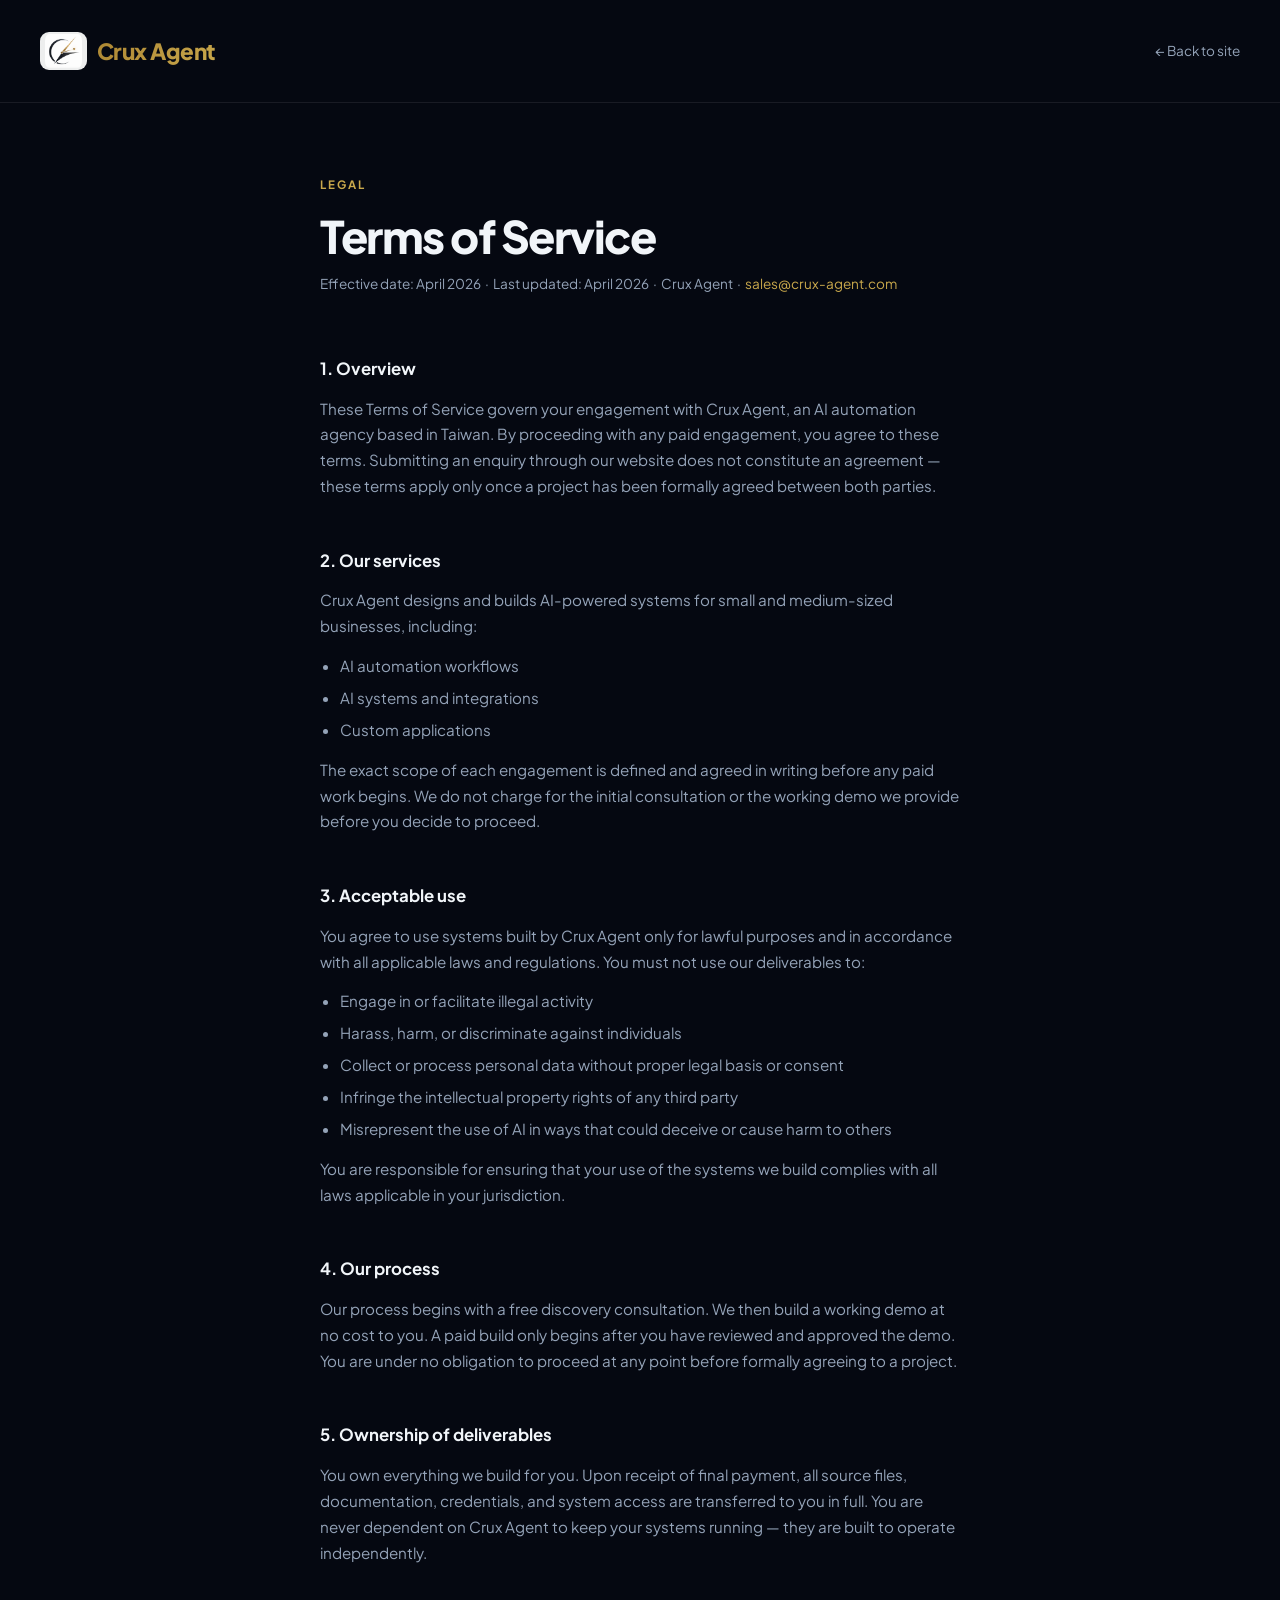
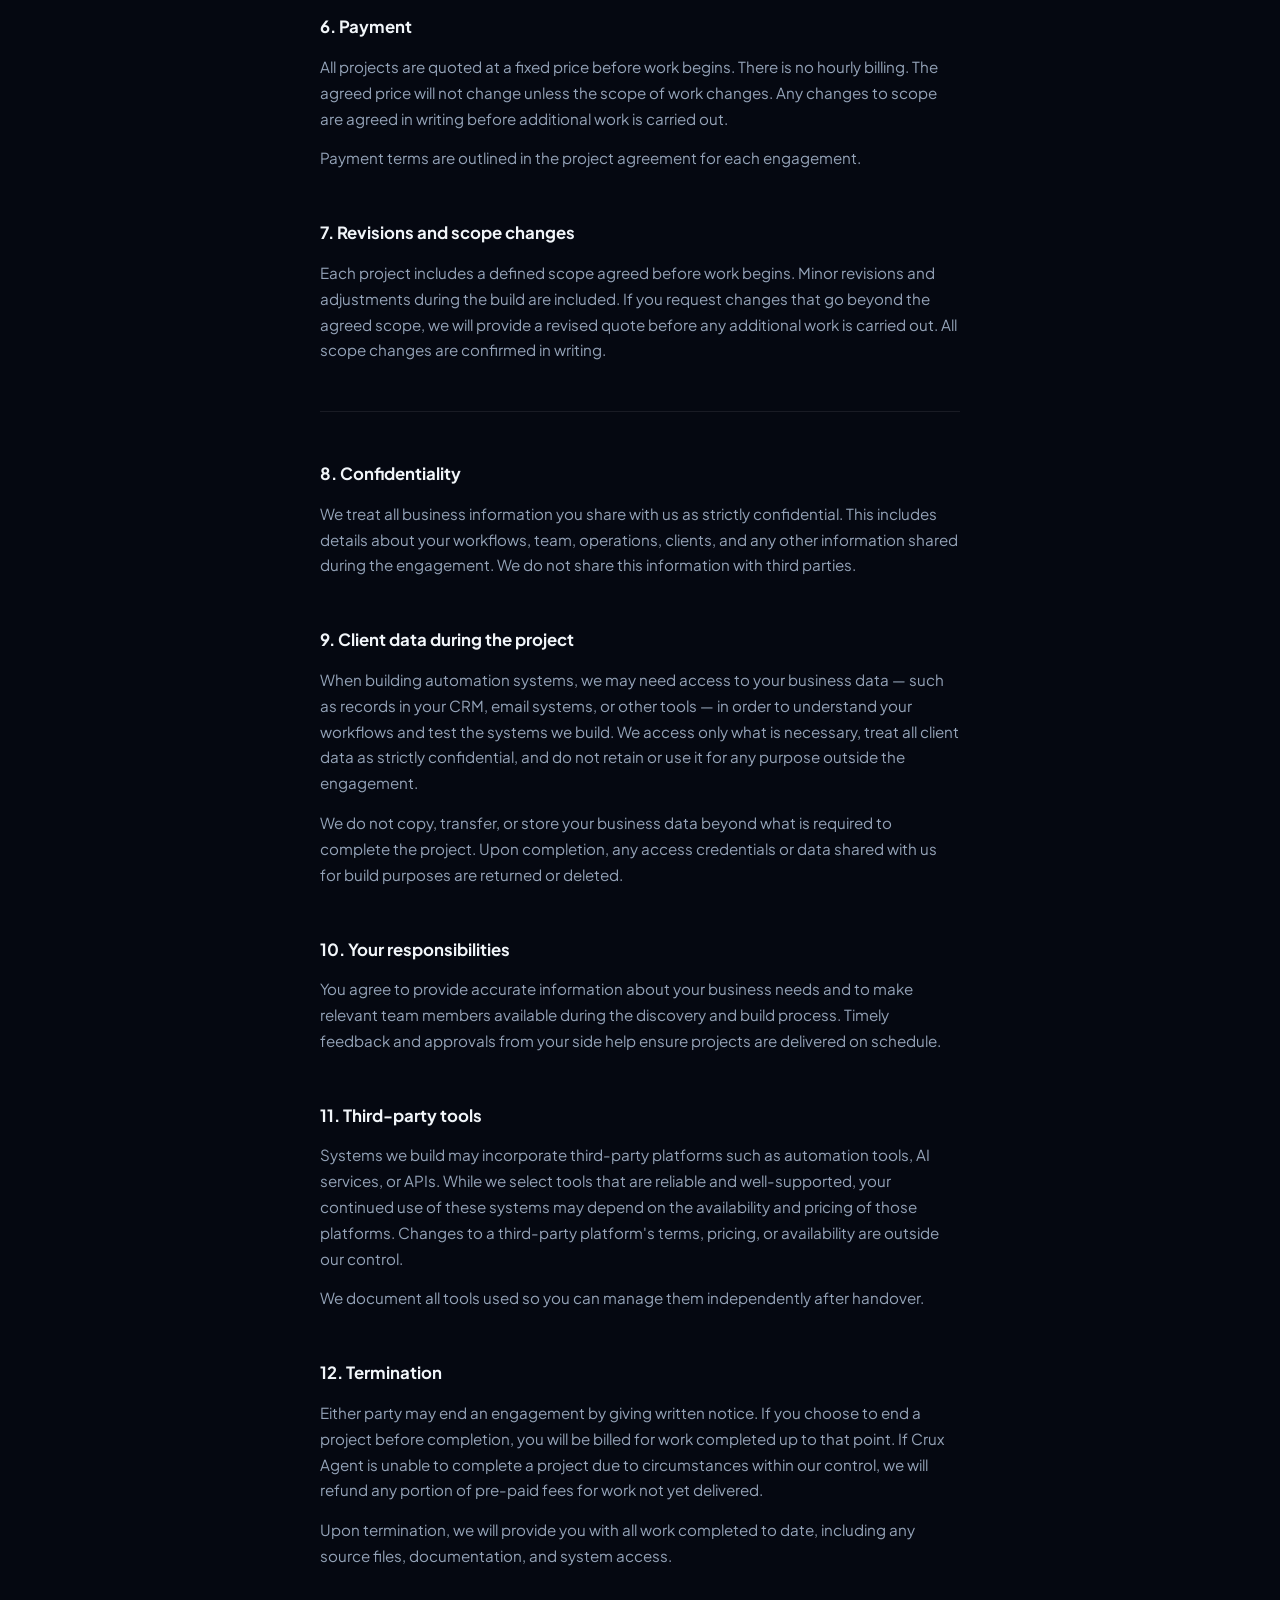
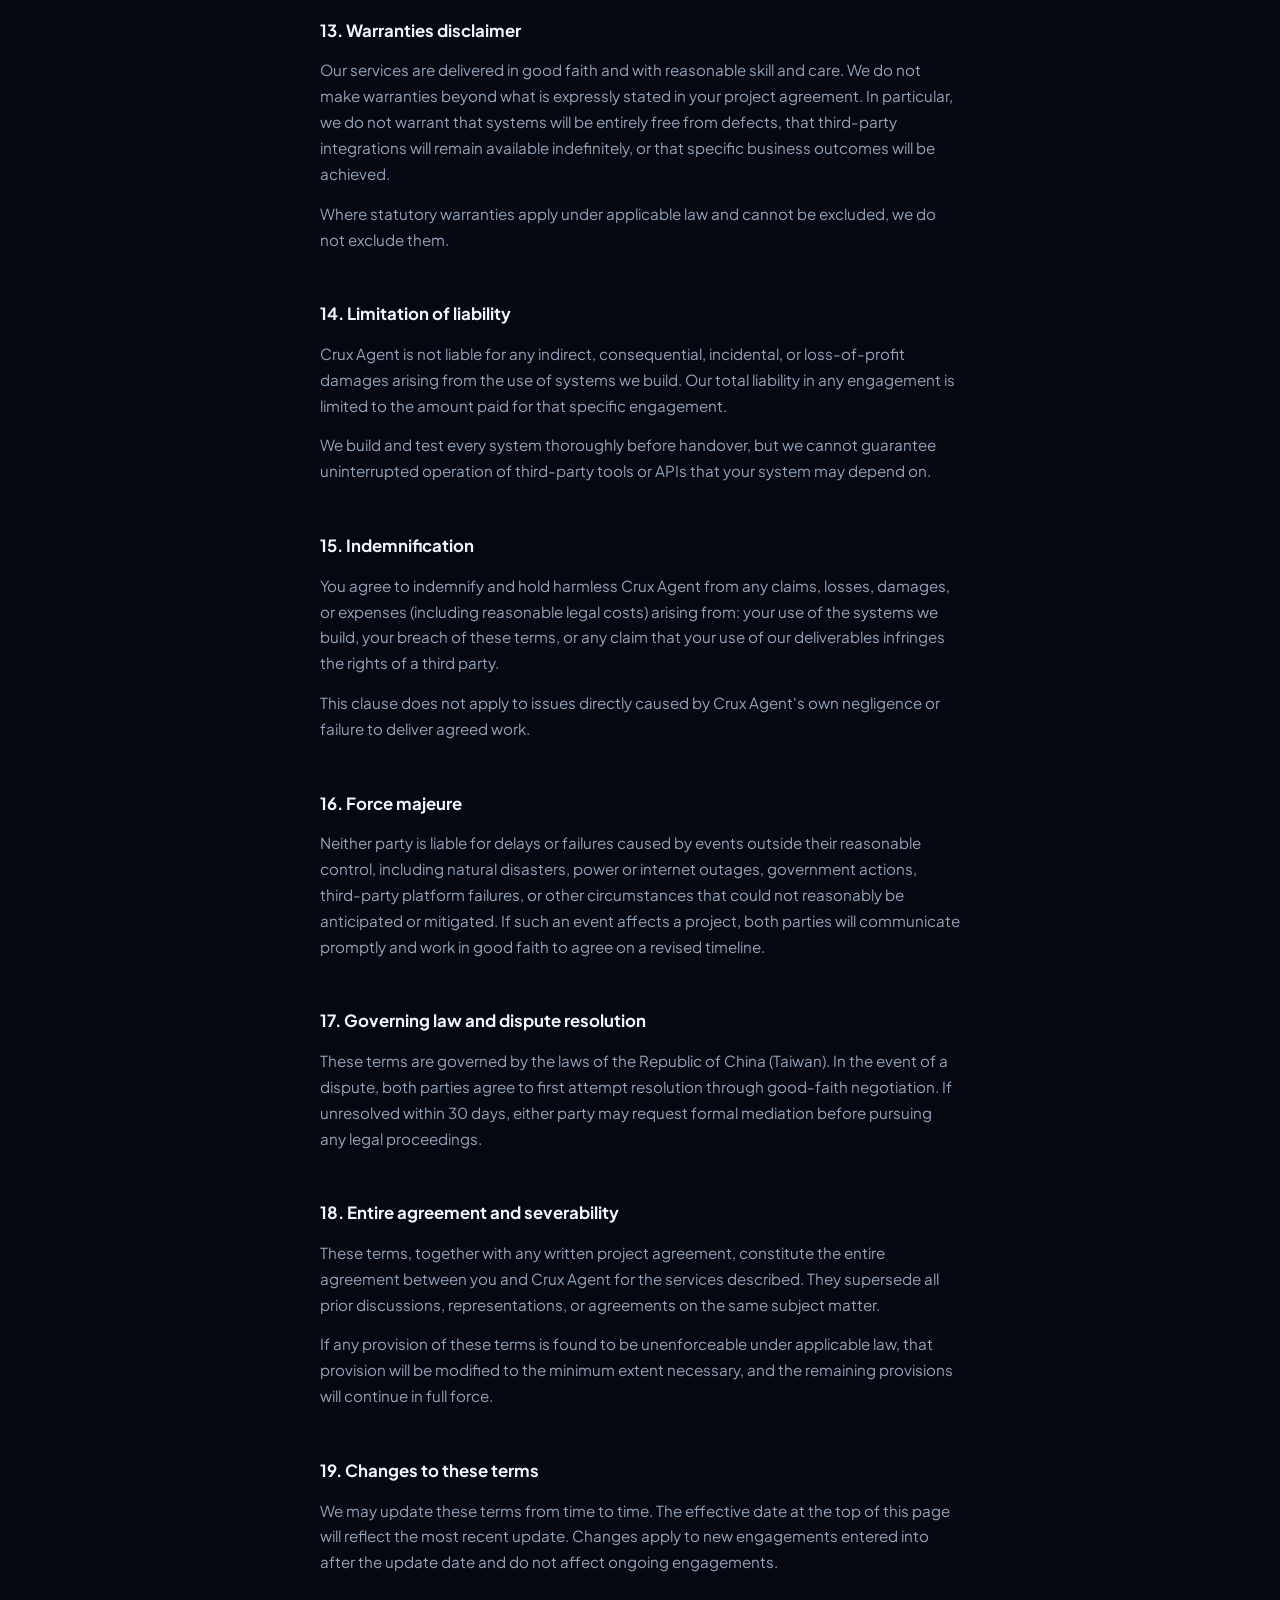
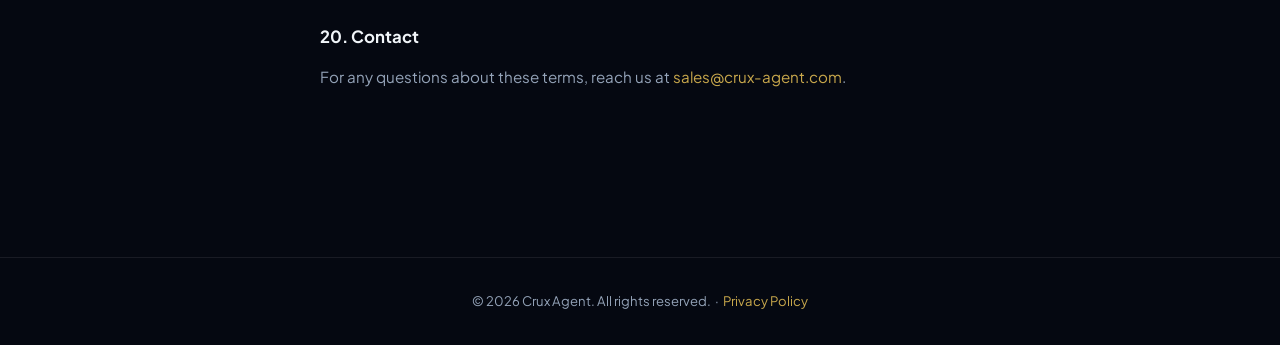
<file: terms-of-service.html>
<!DOCTYPE html>
<html lang="en" data-theme="dark">
<head>
  <meta charset="UTF-8" />
  <meta name="viewport" content="width=device-width, initial-scale=1.0" />
  <title>Terms of Service | Crux Agent</title>
  <link rel="preconnect" href="https://fonts.googleapis.com" />
  <link rel="preconnect" href="https://fonts.gstatic.com" crossorigin />
  <link href="https://fonts.googleapis.com/css2?family=Plus+Jakarta+Sans:wght@300;400;500;600;700;800&display=swap" rel="stylesheet" />
  <script>(function(){var t=localStorage.getItem('theme')||'light';document.documentElement.setAttribute('data-theme',t);})();</script>
  <style>
    *, *::before, *::after { box-sizing: border-box; margin: 0; padding: 0; }
    :root {
      --bg:     #050811;
      --bg2:    #090f1e;
      --border: rgba(255,255,255,0.08);
      --gold:   #c9a84c;
      --grad:   linear-gradient(135deg, #a07828, #c9a84c);
      --text:   #f1f5f9;
      --muted:  #94a3b8;
    }
    [data-theme="light"] {
      --bg:     #ffffff;
      --bg2:    #f8fafc;
      --border: rgba(0,0,0,0.1);
      --gold:   #7a5210;
      --text:   #0f172a;
      --muted:  #475569;
    }
    body {
      font-family: 'Plus Jakarta Sans', sans-serif;
      background: var(--bg);
      color: var(--text);
      line-height: 1.7;
    }
    header {
      padding: 32px 40px;
      border-bottom: 1px solid var(--border);
      display: flex;
      align-items: center;
      justify-content: space-between;
    }
    .logo {
      font-size: 1.4rem;
      font-weight: 800;
      letter-spacing: -0.5px;
      display: flex;
      align-items: center;
      gap: 10px;
      background: linear-gradient(135deg, #a07828, #c9a84c);
      -webkit-background-clip: text;
      background-clip: text;
      -webkit-text-fill-color: transparent;
      text-decoration: none;
    }
    .logo-img {
      height: 38px;
      width: auto;
      flex-shrink: 0;
      border-radius: 9px;
      background: rgba(255,255,255,0.93);
      padding: 2px 5px;
    }
    .back {
      font-size: 0.85rem;
      color: var(--muted);
      text-decoration: none;
      display: flex;
      align-items: center;
      gap: 6px;
      transition: color 0.2s;
    }
    .back:hover { color: var(--text); }
    main {
      max-width: 720px;
      margin: 0 auto;
      padding: 72px 40px 120px;
    }
    .page-tag {
      font-size: 0.72rem;
      font-weight: 700;
      letter-spacing: 2px;
      text-transform: uppercase;
      color: var(--gold);
      margin-bottom: 16px;
    }
    h1 {
      font-size: clamp(2rem, 4vw, 2.8rem);
      font-weight: 800;
      letter-spacing: -1.5px;
      line-height: 1.1;
      margin-bottom: 12px;
    }
    .effective {
      font-size: 0.85rem;
      color: var(--muted);
      margin-bottom: 60px;
    }
    section {
      margin-bottom: 48px;
    }
    h2 {
      font-size: 1.05rem;
      font-weight: 700;
      margin-bottom: 12px;
      color: var(--text);
    }
    p {
      color: var(--muted);
      font-size: 0.95rem;
      margin-bottom: 14px;
    }
    ul {
      color: var(--muted);
      font-size: 0.95rem;
      padding-left: 20px;
      margin-bottom: 14px;
    }
    li { margin-bottom: 6px; }
    a { color: var(--gold); text-decoration: none; }
    a:hover { text-decoration: underline; }
    .divider {
      border: none;
      border-top: 1px solid var(--border);
      margin: 48px 0;
    }
    footer {
      text-align: center;
      padding: 32px 40px;
      border-top: 1px solid var(--border);
      font-size: 0.82rem;
      color: var(--muted);
    }
  </style>
</head>
<body>

<header>
  <a href="index.html" class="logo">
    <img src="logo.png" alt="" class="logo-img">
    Crux Agent
  </a>
  <a href="index.html" class="back">← Back to site</a>
</header>

<main>
  <div class="page-tag">Legal</div>
  <h1>Terms of Service</h1>
  <p class="effective">Effective date: April 2026 &nbsp;·&nbsp; Last updated: April 2026 &nbsp;·&nbsp; Crux Agent &nbsp;·&nbsp; <a href="mailto:sales@crux-agent.com">sales@crux-agent.com</a></p>

  <section>
    <h2>1. Overview</h2>
    <p>These Terms of Service govern your engagement with Crux Agent, an AI automation agency based in Taiwan. By proceeding with any paid engagement, you agree to these terms. Submitting an enquiry through our website does not constitute an agreement — these terms apply only once a project has been formally agreed between both parties.</p>
  </section>

  <section>
    <h2>2. Our services</h2>
    <p>Crux Agent designs and builds AI-powered systems for small and medium-sized businesses, including:</p>
    <ul>
      <li>AI automation workflows</li>
      <li>AI systems and integrations</li>
      <li>Custom applications</li>
    </ul>
    <p>The exact scope of each engagement is defined and agreed in writing before any paid work begins. We do not charge for the initial consultation or the working demo we provide before you decide to proceed.</p>
  </section>

  <section>
    <h2>3. Acceptable use</h2>
    <p>You agree to use systems built by Crux Agent only for lawful purposes and in accordance with all applicable laws and regulations. You must not use our deliverables to:</p>
    <ul>
      <li>Engage in or facilitate illegal activity</li>
      <li>Harass, harm, or discriminate against individuals</li>
      <li>Collect or process personal data without proper legal basis or consent</li>
      <li>Infringe the intellectual property rights of any third party</li>
      <li>Misrepresent the use of AI in ways that could deceive or cause harm to others</li>
    </ul>
    <p>You are responsible for ensuring that your use of the systems we build complies with all laws applicable in your jurisdiction.</p>
  </section>

  <section>
    <h2>4. Our process</h2>
    <p>Our process begins with a free discovery consultation. We then build a working demo at no cost to you. A paid build only begins after you have reviewed and approved the demo. You are under no obligation to proceed at any point before formally agreeing to a project.</p>
  </section>

  <section>
    <h2>5. Ownership of deliverables</h2>
    <p>You own everything we build for you. Upon receipt of final payment, all source files, documentation, credentials, and system access are transferred to you in full. You are never dependent on Crux Agent to keep your systems running — they are built to operate independently.</p>
  </section>

  <section>
    <h2>6. Payment</h2>
    <p>All projects are quoted at a fixed price before work begins. There is no hourly billing. The agreed price will not change unless the scope of work changes. Any changes to scope are agreed in writing before additional work is carried out.</p>
    <p>Payment terms are outlined in the project agreement for each engagement.</p>
  </section>

  <section>
    <h2>7. Revisions and scope changes</h2>
    <p>Each project includes a defined scope agreed before work begins. Minor revisions and adjustments during the build are included. If you request changes that go beyond the agreed scope, we will provide a revised quote before any additional work is carried out. All scope changes are confirmed in writing.</p>
  </section>

  <hr class="divider" />

  <section>
    <h2>8. Confidentiality</h2>
    <p>We treat all business information you share with us as strictly confidential. This includes details about your workflows, team, operations, clients, and any other information shared during the engagement. We do not share this information with third parties.</p>
  </section>

  <section>
    <h2>9. Client data during the project</h2>
    <p>When building automation systems, we may need access to your business data — such as records in your CRM, email systems, or other tools — in order to understand your workflows and test the systems we build. We access only what is necessary, treat all client data as strictly confidential, and do not retain or use it for any purpose outside the engagement.</p>
    <p>We do not copy, transfer, or store your business data beyond what is required to complete the project. Upon completion, any access credentials or data shared with us for build purposes are returned or deleted.</p>
  </section>

  <section>
    <h2>10. Your responsibilities</h2>
    <p>You agree to provide accurate information about your business needs and to make relevant team members available during the discovery and build process. Timely feedback and approvals from your side help ensure projects are delivered on schedule.</p>
  </section>

  <section>
    <h2>11. Third-party tools</h2>
    <p>Systems we build may incorporate third-party platforms such as automation tools, AI services, or APIs. While we select tools that are reliable and well-supported, your continued use of these systems may depend on the availability and pricing of those platforms. Changes to a third-party platform's terms, pricing, or availability are outside our control.</p>
    <p>We document all tools used so you can manage them independently after handover.</p>
  </section>

  <section>
    <h2>12. Termination</h2>
    <p>Either party may end an engagement by giving written notice. If you choose to end a project before completion, you will be billed for work completed up to that point. If Crux Agent is unable to complete a project due to circumstances within our control, we will refund any portion of pre-paid fees for work not yet delivered.</p>
    <p>Upon termination, we will provide you with all work completed to date, including any source files, documentation, and system access.</p>
  </section>

  <section>
    <h2>13. Warranties disclaimer</h2>
    <p>Our services are delivered in good faith and with reasonable skill and care. We do not make warranties beyond what is expressly stated in your project agreement. In particular, we do not warrant that systems will be entirely free from defects, that third-party integrations will remain available indefinitely, or that specific business outcomes will be achieved.</p>
    <p>Where statutory warranties apply under applicable law and cannot be excluded, we do not exclude them.</p>
  </section>

  <section>
    <h2>14. Limitation of liability</h2>
    <p>Crux Agent is not liable for any indirect, consequential, incidental, or loss-of-profit damages arising from the use of systems we build. Our total liability in any engagement is limited to the amount paid for that specific engagement.</p>
    <p>We build and test every system thoroughly before handover, but we cannot guarantee uninterrupted operation of third-party tools or APIs that your system may depend on.</p>
  </section>

  <section>
    <h2>15. Indemnification</h2>
    <p>You agree to indemnify and hold harmless Crux Agent from any claims, losses, damages, or expenses (including reasonable legal costs) arising from: your use of the systems we build, your breach of these terms, or any claim that your use of our deliverables infringes the rights of a third party.</p>
    <p>This clause does not apply to issues directly caused by Crux Agent's own negligence or failure to deliver agreed work.</p>
  </section>

  <section>
    <h2>16. Force majeure</h2>
    <p>Neither party is liable for delays or failures caused by events outside their reasonable control, including natural disasters, power or internet outages, government actions, third-party platform failures, or other circumstances that could not reasonably be anticipated or mitigated. If such an event affects a project, both parties will communicate promptly and work in good faith to agree on a revised timeline.</p>
  </section>

  <section>
    <h2>17. Governing law and dispute resolution</h2>
    <p>These terms are governed by the laws of the Republic of China (Taiwan). In the event of a dispute, both parties agree to first attempt resolution through good-faith negotiation. If unresolved within 30 days, either party may request formal mediation before pursuing any legal proceedings.</p>
  </section>

  <section>
    <h2>18. Entire agreement and severability</h2>
    <p>These terms, together with any written project agreement, constitute the entire agreement between you and Crux Agent for the services described. They supersede all prior discussions, representations, or agreements on the same subject matter.</p>
    <p>If any provision of these terms is found to be unenforceable under applicable law, that provision will be modified to the minimum extent necessary, and the remaining provisions will continue in full force.</p>
  </section>

  <section>
    <h2>19. Changes to these terms</h2>
    <p>We may update these terms from time to time. The effective date at the top of this page will reflect the most recent update. Changes apply to new engagements entered into after the update date and do not affect ongoing engagements.</p>
  </section>

  <section>
    <h2>20. Contact</h2>
    <p>For any questions about these terms, reach us at <a href="mailto:sales@crux-agent.com">sales@crux-agent.com</a>.</p>
  </section>
</main>

<footer>
  © 2026 Crux Agent. All rights reserved. &nbsp;·&nbsp;
  <a href="privacy-policy.html">Privacy Policy</a>
</footer>

<script src="i18n.js"></script>
</body>
</html>
</file>
<file: style.css>
*, *::before, *::after { box-sizing: border-box; margin: 0; padding: 0; }

    :root {
      --bg:      #050811;
      --bg2:     #090f1e;
      --bg3:     #0d1525;
      --surface: rgba(255,255,255,0.04);
      --border:  rgba(255,255,255,0.08);
      --blue:    #4f8ef7;
      --violet:  #8b5cf6;
      --gold:    #c9a84c;
      --cyan:    #22d3ee;
      --red:     #f87171;
      --green:   #34d399;
      --grad:    linear-gradient(135deg, #a07828, #c9a84c);
      --grad2:   linear-gradient(135deg, #c9a84c, #f0d080);
      --text:    #f1f5f9;
      --muted:   #94a3b8;
      --faint:   #64748b;
      --fg:      #f1f5f9;
      --accent:  var(--gold);
    }

    html { scroll-behavior: smooth; }
    body {
      font-family: 'Plus Jakarta Sans', sans-serif;
      background: var(--bg);
      color: var(--text);
      overflow-x: hidden;
      line-height: 1.6;
      font-weight: 700;
    }

    /* ── NAVBAR ── */
    nav {
      position: fixed; top: 0; left: 0; right: 0; z-index: 300;
      display: grid;
      grid-template-columns: 1fr auto 1fr;
      column-gap: 48px;
      align-items: center;
      padding: 20px 60px;
      background: rgba(5,8,17,0.75);
      backdrop-filter: blur(20px);
      border-bottom: 1px solid var(--border);
      transition: padding 0.3s;
    }
    nav.scrolled { padding: 14px 60px; }
    nav > .nav-actions { justify-self: end; display: flex; align-items: center; gap: 8px; }
    .nav-logo {
      display: flex; align-items: center; gap: 10px;
      font-size: 1.4rem; font-weight: 800; letter-spacing: -0.5px;
      background: var(--grad); -webkit-background-clip: text; background-clip: text; -webkit-text-fill-color: transparent;
      text-decoration: none;
    }
    .nav-logo-img {
      height: 38px; width: auto; flex-shrink: 0;
      border-radius: 9px;
      background: rgba(255,255,255,0.93);
      padding: 2px 5px;
    }
    .f-logo-img {
      height: 46px; width: auto;
      border-radius: 10px;
      background: rgba(255,255,255,0.9);
      padding: 3px 7px;
    }
    .f-logo-link { text-decoration: none; display: flex; align-items: center; }
    .nav-links { display: flex; gap: 20px; list-style: none; }
    .nav-links a {
      color: var(--muted); text-decoration: none;
      font-size: 0.875rem; font-weight: 700;
      padding: 4px 14px;
      border-radius: 999px;
      white-space: nowrap;
      transition: color 0.25s, background 0.25s;
    }
    .nav-links a:hover { color: var(--text); }
    .nav-links a.nav-active {
      color: #fff;
      background: #7a5210;
    }
    .nav-links a.nav-cta:hover { color: #fff !important; }

    @property --gradient-angle {
      syntax: "<angle>";
      initial-value: 0deg;
      inherits: false;
    }
    @property --gradient-angle-offset {
      syntax: "<angle>";
      initial-value: 0deg;
      inherits: false;
    }
    @property --gradient-percent {
      syntax: "<percentage>";
      initial-value: 5%;
      inherits: false;
    }
    @property --gradient-shine {
      syntax: "<color>";
      initial-value: white;
      inherits: false;
    }

    .nav-cta {
      --shiny-cta-bg: #000000;
      --shiny-cta-bg-subtle: #1a1818;
      --shiny-cta-highlight: #8a6520;
      --shiny-cta-highlight-subtle: #c9a84c;
      --animation: gradient-angle linear infinite;
      --duration: 3s;
      --shadow-size: 2px;
      --transition: 800ms cubic-bezier(0.25, 1, 0.5, 1);

      isolation: isolate;
      position: relative;
      overflow: hidden;
      -webkit-tap-highlight-color: transparent;
      cursor: pointer;
      outline: none;
      padding: 10px 24px;
      font-size: 0.875rem !important;
      font-weight: 700 !important;
      line-height: 1.2;
      border: 1px solid transparent;
      border-radius: 360px;
      color: #fff !important;
      text-decoration: none;
      display: inline-block;
      background: linear-gradient(var(--shiny-cta-bg), var(--shiny-cta-bg)) padding-box,
        conic-gradient(
          from calc(var(--gradient-angle) - var(--gradient-angle-offset)),
          transparent,
          var(--shiny-cta-highlight) var(--gradient-percent),
          var(--gradient-shine) calc(var(--gradient-percent) * 2),
          var(--shiny-cta-highlight) calc(var(--gradient-percent) * 3),
          transparent calc(var(--gradient-percent) * 4)
        ) border-box;
      box-shadow: inset 0 0 0 1px var(--shiny-cta-bg-subtle);
      transition: var(--transition);
      transition-property: --gradient-angle-offset, --gradient-percent, --gradient-shine;
    }

    .nav-cta:active { translate: 0 1px; }

    .nav-cta::before,
    .nav-cta::after,
    .nav-cta span::before {
      content: "";
      pointer-events: none;
      position: absolute;
      inset-inline-start: 50%;
      inset-block-start: 50%;
      translate: -50% -50%;
      z-index: -1;
    }

    .nav-cta::before {
      --size: calc(100% - var(--shadow-size) * 3);
      --position: 2px;
      --space: calc(var(--position) * 2);
      width: var(--size);
      height: var(--size);
      background: radial-gradient(
        circle at var(--position) var(--position),
        white calc(var(--position) / 4),
        transparent 0
      ) padding-box;
      background-size: var(--space) var(--space);
      background-repeat: space;
      -webkit-mask-image: conic-gradient(
        from calc(var(--gradient-angle) + 45deg),
        black,
        transparent 10% 90%,
        black
      );
      mask-image: conic-gradient(
        from calc(var(--gradient-angle) + 45deg),
        black,
        transparent 10% 90%,
        black
      );
      border-radius: inherit;
      opacity: 0.4;
    }

    .nav-cta::after {
      --animation: shimmer linear infinite;
      width: 100%;
      aspect-ratio: 1;
      background: linear-gradient(-50deg, transparent, var(--shiny-cta-highlight), transparent);
      -webkit-mask-image: radial-gradient(circle at bottom, transparent 40%, black);
      mask-image: radial-gradient(circle at bottom, transparent 40%, black);
      opacity: 0.6;
    }

    .nav-cta span {
      z-index: 1;
      position: relative;
    }

    .nav-cta span::before {
      --size: calc(100% + 1rem);
      width: var(--size);
      height: var(--size);
      box-shadow: inset 0 -1ex 2rem 4px var(--shiny-cta-highlight);
      opacity: 0;
      transition: opacity var(--transition);
      animation: calc(var(--duration) * 1.5) breathe linear infinite;
    }

    .nav-cta,
    .nav-cta::before,
    .nav-cta::after {
      animation: var(--animation) var(--duration),
        var(--animation) calc(var(--duration) / 0.4) reverse paused;
      animation-composition: add;
    }

    .nav-cta:is(:hover, :focus-visible) {
      --gradient-percent: 20%;
      --gradient-angle-offset: 95deg;
      --gradient-shine: var(--shiny-cta-highlight-subtle);
    }

    .nav-cta:is(:hover, :focus-visible),
    .nav-cta:is(:hover, :focus-visible)::before,
    .nav-cta:is(:hover, :focus-visible)::after {
      animation-play-state: running;
    }

    .nav-cta:is(:hover, :focus-visible) span::before {
      opacity: 1;
    }

    @keyframes gradient-angle { to { --gradient-angle: 360deg; } }
    @keyframes shimmer { to { rotate: 360deg; } }
    @keyframes breathe {
      from, to { scale: 1; }
      50% { scale: 1.2; }
    }

    /* ── HERO ── */
    #hero {
      min-height: 100vh; display: flex; flex-direction: column;
      align-items: center; justify-content: flex-start;
      text-align: center; padding: 110px 24px 40px;
      position: relative; overflow: hidden;
      background: #000;
    }
    .hero-main {
      display: flex; flex-direction: column; align-items: center;
      flex: 1 1 auto; justify-content: center; width: 100%;
    }
    #heroShader {
      position: absolute; inset: 0; width: 100%; height: 100%;
      z-index: 0; pointer-events: none; touch-action: none;
      opacity: 0.9; color: rgba(255,255,255,0.12); overflow: visible;
    }
    #hero > *:not(#heroShader) { position: relative; z-index: 1; }
    #hero::after {
      content: ""; position: absolute; inset: 0; z-index: 0; pointer-events: none;
      background:
        radial-gradient(ellipse at 50% 50%, transparent 0%, rgba(5,8,17,0.35) 60%, rgba(5,8,17,0.75) 100%),
        linear-gradient(180deg, rgba(5,8,17,0.2) 0%, transparent 30%, transparent 70%, var(--bg) 100%);
    }

    .hero-badge {
      display: inline-flex; align-items: center; gap: 8px;
      background: rgba(160,120,40,0.1); border: 1px solid rgba(160,120,40,0.25);
      color: var(--gold); padding: 8px 18px; border-radius: 100px;
      font-size: 0.78rem; font-weight: 700; letter-spacing: 0.8px;
      text-transform: uppercase; margin-bottom: 32px;
      animation: fadeUp 0.6s ease both;
    }
    .badge-dot { width: 6px; height: 6px; background: var(--gold); border-radius: 50%; animation: pulse 2s ease infinite; }

    .hero-greeting { font-size: 0.9rem; color: var(--muted); font-weight: 700; margin-bottom: 6px; animation: fadeUp 0.5s 0.1s ease both; }

    .hero-title {
      font-size: clamp(2.2rem, 4.6vw, 4rem);
      font-weight: 800; line-height: 1.08; letter-spacing: -2px;
      margin-bottom: 22px; animation: fadeUp 0.6s 0.15s ease both;
    }
    .gt  { background: var(--grad);  -webkit-background-clip: text; background-clip: text; -webkit-text-fill-color: transparent; }
    .gt2 { background: var(--grad2); -webkit-background-clip: text; background-clip: text; -webkit-text-fill-color: transparent; }

    /* ── ROTATING WORD ── */
    .rw-wrap {
      display: inline-block; position: relative;
      vertical-align: baseline; overflow: visible;
      transition: width 0.45s cubic-bezier(0.25, 1, 0.5, 1);
    }
    .rw-word {
      display: inline-block; white-space: nowrap; font-weight: 800;
      background: var(--grad); -webkit-background-clip: text; background-clip: text; -webkit-text-fill-color: transparent;
      transition: opacity 0.25s ease, transform 0.3s cubic-bezier(0.25, 1, 0.5, 1);
      padding-bottom: 0.15em; margin-bottom: -0.15em;
    }
    .rw-word.rw-out { opacity: 0; transform: translateY(-0.35em); }

    .hero-sub {
      max-width: 560px; color: #cbd5e1; font-size: 0.98rem; line-height: 1.75;
      margin-bottom: 28px; animation: fadeUp 0.6s 0.2s ease both;
    }
    .hero-btns { display: flex; gap: 16px; flex-wrap: wrap; justify-content: center; animation: fadeUp 0.6s 0.25s ease both; }

    .btn-p {
      display: inline-flex; align-items: center; gap: 8px;
      background: var(--grad); color: #fff; padding: 15px 34px;
      border-radius: 10px; font-weight: 700; font-size: 0.95rem;
      text-decoration: none; box-shadow: 0 0 40px rgba(160,120,40,0.3);
      transition: transform 0.2s, box-shadow 0.2s;
    }
    .btn-p:hover { transform: translateY(-2px); box-shadow: 0 0 60px rgba(160,120,40,0.45); }

    .btn-s {
      display: inline-flex; align-items: center; gap: 8px;
      background: var(--surface); border: 1px solid var(--border);
      color: var(--text); padding: 15px 34px; border-radius: 10px;
      font-weight: 700; font-size: 0.95rem; text-decoration: none;
      transition: background 0.2s, border-color 0.2s, transform 0.2s;
      position: relative; overflow: hidden;
    }
    .btn-s:hover { transform: translateY(-2px); }
    .btn-s .btn-glow { display: none; }
    .btn-s > *:not(.btn-glow) { position: relative; z-index: 1; }

    /* ── STATS ── */
    #stats { width: 100%; margin-top: 16px; }
    .stats-grid {
      display: grid; grid-template-columns: repeat(4, 1fr);
      gap: 1px; background: var(--border);
      max-width: 1000px; margin: 0 auto;
      border-radius: 16px; overflow: hidden;
    }
    .stat-item { background: var(--bg); padding: 36px; text-align: center; }
    .stat-num {
      font-size: 2.8rem; font-weight: 800; letter-spacing: -2px;
      background: var(--grad); -webkit-background-clip: text; background-clip: text; -webkit-text-fill-color: transparent;
      line-height: 1; margin-bottom: 8px;
    }
    .stat-label { color: var(--muted); font-size: 0.8rem; font-weight: 700; line-height: 1.4; }

    /* ── TOOLS LOGO STRIP (inside hero) ── */
    .hero-tools {
      width: 100%;
      margin-top: auto;
      padding-top: 20px;
      animation: fadeUp 0.6s 0.35s ease both;
    }
    .tools-heading {
      text-align: center;
      color: #cbd5e1;
      font-size: 0.78rem;
      font-weight: 700;
      letter-spacing: 2px;
      text-transform: uppercase;
      margin-bottom: 18px;
      padding: 0 24px;
    }
    .tools-marquee {
      position: relative;
      overflow: hidden;
      width: 100%;
      -webkit-mask-image: linear-gradient(90deg, transparent 0, #000 8%, #000 92%, transparent 100%);
              mask-image: linear-gradient(90deg, transparent 0, #000 8%, #000 92%, transparent 100%);
    }
    .tools-track {
      display: flex;
      gap: 56px;
      width: max-content;
      align-items: center;
      animation: toolsScroll 50s linear infinite;
    }
    .tools-marquee:hover .tools-track { animation-play-state: paused; }
    .tool-item {
      display: inline-flex;
      align-items: center;
      gap: 10px;
      flex-shrink: 0;
      color: #fff;
      opacity: 0.9;
      transition: opacity 0.25s ease, transform 0.25s ease;
    }
    .tool-item:hover { opacity: 1; transform: scale(1.08); }
    .tool-item img,
    .tool-item svg {
      height: 28px;
      width: auto;
      flex-shrink: 0;
      color: #fff;
    }
    .tool-item span {
      color: #fff;
      font-size: 0.95rem;
      font-weight: 700;
      letter-spacing: 0.3px;
      white-space: nowrap;
    }
    [data-theme="light"] .tool-item { color: var(--muted); opacity: 0.85; }
    [data-theme="light"] .tool-item span { color: var(--muted); }
    [data-theme="light"] .tool-item img { filter: brightness(0) opacity(0.5); }
    [data-theme="light"] .tool-item svg { color: var(--muted); }
    @keyframes toolsScroll {
      from { transform: translateX(0); }
      to   { transform: translateX(-50%); }
    }
    @keyframes solveScroll {
      from { transform: translateX(0); }
      to   { transform: translateX(-50%); }
    }

    /* ── SHARED ── */
    section { padding: 100px 60px; position: relative; }
    .inner { max-width: 1100px; margin: 0 auto; }
    .stag { display: inline-block; color: var(--gold); font-size: 0.75rem; font-weight: 700; letter-spacing: 2px; text-transform: uppercase; margin-bottom: 14px; }
    .stag-green { color: var(--green); }
    .stag-violet { color: var(--gold); }
    .sh { font-size: clamp(2rem, 4vw, 3rem); font-weight: 800; letter-spacing: -1.5px; line-height: 1.1; margin-bottom: 16px; }
    .ss { color: var(--muted); font-size: 1.05rem; max-width: 540px; line-height: 1.7; }

    /* ── WHO IS THIS FOR ── */
    #for { background: var(--bg2); padding: 60px 60px; }
    .for-grid { display: grid; grid-template-columns: 1fr 1fr; gap: 48px; align-items: start; }
    .for-left .sh { margin-bottom: 12px; }
    .for-left p { color: var(--muted); font-size: 0.95rem; line-height: 1.7; margin-bottom: 16px; }
    .for-checks { display: flex; flex-direction: column; gap: 10px; }
    .check-item { display: flex; align-items: flex-start; gap: 14px; }
    .check-icon { width: 22px; height: 22px; background: rgba(52,211,153,0.15); border-radius: 50%; display: flex; align-items: center; justify-content: center; font-size: 0.7rem; color: var(--green); flex-shrink: 0; margin-top: 2px; }
    .check-text { font-size: 0.95rem; color: var(--muted); line-height: 1.6; }
    .check-text strong { color: var(--text); }
    .for-cta-link { display: inline-block; margin-top: 20px; font-size: 0.88rem; color: var(--green); text-decoration: none; opacity: 0.85; transition: opacity 0.2s; }
    .for-cta-link:hover { opacity: 1; }
    .for-right { display: grid; grid-template-columns: 1fr 1fr; gap: 10px; padding-top: 150px; }
    .for-card {
      border-radius: 12px; padding: 16px 14px;
      position: relative;
      transition: transform 0.2s, box-shadow 0.2s;
    }
    .for-card:hover { transform: translateY(-3px); box-shadow: 0 8px 32px rgba(0,0,0,0.25); }
    .for-card.ac-blue   { background: #2563eb; --glow-base: 220; }
    .for-card.ac-green  { background: #059669; --glow-base: 150; }
    .for-card.ac-purple { background: #8a6520; --glow-base: 40; }
    .for-card.ac-amber  { background: #d97706; --glow-base: 38;  }
    /* ── GLOW BORDER ── */
    [data-glow] { position: relative; background-clip: padding-box; }
    [data-glow]::before {
      content: ''; position: absolute; inset: -1px;
      border-radius: inherit; padding: 1px; z-index: -1; pointer-events: none;
      background: radial-gradient(
        150px 150px at var(--mx, -9999px) var(--my, -9999px),
        hsl(var(--glow-base, 220) 100% 65%), transparent 100%
      );
      -webkit-mask: linear-gradient(#fff 0 0) content-box, linear-gradient(#fff 0 0);
      -webkit-mask-composite: xor;
      mask: linear-gradient(#fff 0 0) content-box, linear-gradient(#fff 0 0);
      mask-composite: exclude;
    }
    [data-glow].solve-card { overflow: visible; }
    .proj-card  { overflow: visible; }
    [data-glow].solve-card:nth-child(1) { --glow-base: 220; }
    [data-glow].solve-card:nth-child(2) { --glow-base: 30;  }
    [data-glow].solve-card:nth-child(3) { --glow-base: 150; }
    [data-glow].solve-card:nth-child(4) { --glow-base: 280; }
    [data-glow].solve-card:nth-child(5) { --glow-base: 190; }
    [data-glow].solve-card:nth-child(6) { --glow-base: 250; }
    [data-glow].solve-card:nth-child(7)  { --glow-base: 330; }
    [data-glow].solve-card:nth-child(8)  { --glow-base: 60;  }
    [data-glow].solve-card:nth-child(9)  { --glow-base: 170; }
    [data-glow].solve-card:nth-child(10) { --glow-base: 15;  }
    [data-glow].solve-card:nth-child(11) { --glow-base: 260; }
    [data-glow].solve-card:nth-child(12) { --glow-base: 120; }
    [data-glow].diff-card:nth-child(1)  { --glow-base: 200; }
    [data-glow].diff-card:nth-child(2)  { --glow-base: 270; }
    [data-glow].diff-card:nth-child(3)  { --glow-base: 160; }
    [data-glow].diff-card:nth-child(4)  { --glow-base: 240; }
    [data-glow].diff-card:nth-child(5)  { --glow-base: 190; }
    [data-glow].diff-card:nth-child(6)  { --glow-base: 300; }
    [data-glow].a-card:nth-child(1)     { --glow-base: 38;  }
    [data-glow].a-card:nth-child(2)     { --glow-base: 220; }
    [data-glow].a-card:nth-child(3)     { --glow-base: 150; }
    [data-glow].a-card:nth-child(4)     { --glow-base: 300; }
    .for-card .ico { font-size: 1.2rem; margin-bottom: 8px; }
    .for-card h4 { font-size: 0.85rem; font-weight: 700; margin-bottom: 4px; color: #fff; }
    .for-card p { color: rgba(255,255,255,0.8); font-size: 0.74rem; line-height: 1.45; }
    .for-card.ac-green h4, .for-card.ac-green p { color: #fff; }
    .for-card.ac-amber h4, .for-card.ac-amber p { color: #0f172a; }

    /* ── WHO THIS IS FOR — pill layout ── */
    .for-right { display: flex; flex-wrap: wrap; gap: 12px; align-content: flex-start; padding-top: 150px; }
    .for-pill {
      display: inline-flex; flex-direction: column;
      padding: 12px 18px; border-radius: 20px;
      background: var(--surface); border: 1px solid var(--border);
      cursor: default;
      transition: transform 0.22s, border-color 0.22s;
    }
    .for-pill:hover { transform: translateY(-3px); }
    .for-pill.ac-blue:hover   { border-color: rgba(37,99,235,0.55); }
    .for-pill.ac-purple:hover { border-color: rgba(138,101,32,0.55); }
    .for-pill.ac-green:hover  { border-color: rgba(5,150,105,0.55); }
    .for-pill.ac-amber:hover  { border-color: rgba(217,119,6,0.55); }
    .pill-top { display: flex; align-items: center; gap: 10px; }
    .pill-ico {
      width: 34px; height: 34px; border-radius: 50%;
      display: flex; align-items: center; justify-content: center;
      font-size: 1.1rem; flex-shrink: 0;
    }
    .for-pill.ac-blue   .pill-ico { background: rgba(37,99,235,0.18); }
    .for-pill.ac-purple .pill-ico { background: rgba(138,101,32,0.18); }
    .for-pill.ac-green  .pill-ico { background: rgba(5,150,105,0.18); }
    .for-pill.ac-amber  .pill-ico { background: rgba(217,119,6,0.18); }
    .pill-lbl { font-size: 0.88rem; font-weight: 700; color: var(--text); white-space: nowrap; }
    .pill-desc {
      font-size: 0.73rem; color: var(--muted); line-height: 1.5;
      max-height: 0; overflow: hidden; opacity: 0; margin-top: 0;
      transition: max-height 0.3s ease, opacity 0.25s ease, margin-top 0.25s ease;
    }
    .for-pill:hover .pill-desc,
    .for-pill.open  .pill-desc { max-height: 120px; opacity: 1; margin-top: 8px; }
    .for-pill.open { transform: translateY(-3px); }
    [data-theme="light"] .for-pill { background: #fff; border-color: rgba(0,0,0,0.1); }

    /* ── WHAT WE BUILD ── */
    #services { background: var(--bg2); }
    .services-grid { display: grid; grid-template-columns: repeat(3,1fr); gap: 20px; margin-top: 48px; max-width: 960px; margin-left: auto; margin-right: auto; }
    .services-grid .for-card { overflow: hidden; }
    .card-num { position: absolute; bottom: -16px; right: 12px; font-size: 7rem; font-weight: 900; color: rgba(255,255,255,0.08); line-height: 1; pointer-events: none; user-select: none; letter-spacing: -4px; }
    @media(max-width:768px){ .services-grid { grid-template-columns: 1fr; } }

    /* ── WHAT WE ACTUALLY SOLVE ── */
    #solve { background: var(--bg); overflow: hidden; }
    .solve-header { text-align: center; margin-bottom: 60px; }
    .solve-header .ss { margin: 0 auto; }
    .solve-marquee {
      position: relative; overflow: hidden; margin-top: 52px;
      -webkit-mask-image: linear-gradient(90deg, transparent 0, #000 8%, #000 92%, transparent 100%);
              mask-image: linear-gradient(90deg, transparent 0, #000 8%, #000 92%, transparent 100%);
    }
    .solve-track {
      display: flex; gap: 20px; width: max-content;
      align-items: stretch; padding: 16px 0 28px;
      animation: solveScroll 432s linear infinite;
    }
    .solve-marquee:hover .solve-track { animation-play-state: paused; }
    .solve-card {
      width: 320px; flex-shrink: 0;
      background: linear-gradient(145deg,
        rgba(var(--sc-accent-rgb), 0.22) 0%,
        rgba(var(--sc-accent-rgb), 0.08) 45%,
        #060818 85%);
      border: 1px solid rgba(var(--sc-accent-rgb), 0.22);
      border-radius: 20px; padding: 24px;
      position: relative; overflow: hidden;
      box-shadow: 0 4px 32px rgba(var(--sc-accent-rgb), 0.12);
      transition: box-shadow 0.4s, border-color 0.4s, transform 0.1s;
      will-change: transform;
      display: flex; flex-direction: column; gap: 16px;
    }
    .solve-card:hover {
      box-shadow: 0 8px 48px rgba(var(--sc-accent-rgb), 0.26);
      border-color: rgba(var(--sc-accent-rgb), 0.42);
    }
    .solve-card[data-sc-color="blue"]   { --sc-accent: #c9a84c; --sc-accent-rgb: 201,168,76; }
    .solve-card[data-sc-color="violet"] { --sc-accent: #a07828; --sc-accent-rgb: 160,120,40; }
    .solve-card[data-sc-color="cyan"]   { --sc-accent: #22d3ee; --sc-accent-rgb: 34,211,238; }
    .solve-card[data-sc-color="green"]  { --sc-accent: #34d399; --sc-accent-rgb: 52,211,153; }
    .sc-top { display: flex; align-items: flex-start; justify-content: space-between; gap: 12px; }
    .sc-left { display: flex; align-items: flex-start; gap: 12px; }
    .sc-icon {
      font-size: 3rem; line-height: 1;
      flex-shrink: 0; display: flex; align-items: center; justify-content: center;
    }
    .sc-title { font-size: 1rem; font-weight: 800; letter-spacing: -0.4px; margin-bottom: 3px; }
    .sc-industry { color: var(--muted); font-size: 0.73rem; font-weight: 700; display: block; }
    .sc-badge {
      background: var(--sc-accent);
      border-radius: 12px; padding: 10px 12px;
      text-align: center; flex-shrink: 0; min-width: 68px; max-width: 90px;
      box-shadow: 0 4px 16px rgba(var(--sc-accent-rgb), 0.4);
    }
    .sc-badge-val {
      display: block; font-size: 1.15rem; font-weight: 800; letter-spacing: -0.5px;
      color: #0f172a; line-height: 1.1;
    }
    .sc-badge-lbl { display: block; color: rgba(15,23,42,0.72); font-size: 0.62rem; font-weight: 700; margin-top: 3px; line-height: 1.3; }
    .sc-inner {
      background: rgba(255,255,255,0.04);
      border: 1px solid rgba(255,255,255,0.07);
      border-radius: 14px; padding: 16px;
      flex: 1; display: flex; flex-direction: column;
    }
    .sc-qmark {
      font-size: 1.4rem; line-height: 1; font-weight: 800;
      color: var(--sc-accent); margin-bottom: 8px; opacity: 0.85;
      font-family: Georgia, serif;
    }
    .sc-body { color: var(--muted); font-size: 0.81rem; line-height: 1.7; font-style: italic; flex: 1; margin-bottom: 14px; }
    .sc-extra {
      display: flex; align-items: baseline; gap: 6px;
      padding-top: 12px; border-top: 1px solid rgba(255,255,255,0.06);
    }
    .sc-extra-val { font-size: 1rem; font-weight: 800; letter-spacing: -0.5px; color: var(--sc-accent); }
    .sc-extra-lbl { color: var(--faint); font-size: 0.71rem; font-weight: 700; }

    /* ── HOW IT WORKS ── */
    #process { background: var(--bg2); }
    .process-hdr { text-align: center; margin-bottom: 70px; }
    .process-hdr .ss { margin: 0 auto; }
    .steps { display: grid; grid-template-columns: repeat(5, 1fr); gap: 24px; position: relative; }
    .steps::before {
      content: ''; position: absolute; top: 28px;
      left: calc(12.5% + 12px); right: calc(12.5% + 12px);
      height: 1px; background: linear-gradient(90deg, #8a6520, var(--gold), var(--cyan), transparent); opacity: 0.25;
    }
    .step { text-align: center; padding: 0 14px; }
    .step-n {
      width: 56px; height: 56px; border-radius: 50%; background: var(--grad);
      color: #fff; font-size: 1.1rem; font-weight: 800;
      display: flex; align-items: center; justify-content: center;
      margin: 0 auto 20px; position: relative; z-index: 1;
      box-shadow: 0 0 30px rgba(160,120,40,0.3);
    }
    .step h3 { font-size: 1rem; font-weight: 700; margin-bottom: 10px; letter-spacing: -0.3px; }
    .step p { color: var(--muted); font-size: 0.85rem; line-height: 1.6; }

    /* ── PROJECTS ── */
    #projects { background: var(--bg); }
    .proj-hdr { margin-bottom: 56px; text-align: center; }
    .proj-hdr .ss { margin: 0 auto; }
    .proj-stats { display: flex; justify-content: center; gap: 48px; margin-top: 36px; flex-wrap: wrap; }
    .proj-stat-val { font-size: 1.6rem; font-weight: 800; color: var(--fg); letter-spacing: -1px; }
    .proj-stat-lbl { font-size: 0.75rem; color: var(--muted); text-transform: uppercase; letter-spacing: 1.5px; margin-top: 4px; }
    .proj-grid { display: grid; grid-template-columns: repeat(2, 1fr); gap: 24px; }
    .proj-card {
      background:
        radial-gradient(ellipse 90% 55% at 50% 108%, rgba(160,120,40,0.30) 0%, transparent 70%),
        radial-gradient(ellipse 65% 45% at 88% 108%, rgba(201,168,76,0.18) 0%, transparent 65%),
        radial-gradient(ellipse 65% 45% at 12% 108%, rgba(138,101,32,0.18) 0%, transparent 65%),
        #060818;
      border: 1px solid rgba(255,255,255,0.08);
      border-radius: 20px; padding: 0;
      position: relative; overflow: hidden;
      display: flex; flex-direction: column;
      box-shadow:
        0 -6px 50px rgba(160,120,40,0.18),
        inset 0 -2px 28px rgba(138,101,32,0.22);
      transition: box-shadow 0.4s, transform 0.1s;
      will-change: transform;
    }
    .proj-card:hover {
      box-shadow:
        0 -10px 70px rgba(160,120,40,0.30),
        inset 0 -2px 40px rgba(138,101,32,0.35);
    }
    .proj-card-img { width: 100%; height: 180px; position: relative; overflow: hidden; border-radius: 20px 20px 0 0; flex-shrink: 0; }
    .proj-card-img img { width: 100%; height: 100%; object-fit: cover; display: block; }
    .proj-card-img .proj-tag { position: absolute; bottom: 14px; left: 14px; margin-bottom: 0; background: rgba(10,10,20,0.72); border: 1px solid rgba(255,255,255,0.22); color: #fff; backdrop-filter: blur(6px); }
    .proj-card-body { padding: 24px 28px 28px; display: flex; flex-direction: column; flex: 1; }
    .proj-tech-tags { display: flex; flex-wrap: wrap; gap: 6px; margin-top: 16px; margin-bottom: 4px; }
    .proj-tech-tag { font-size: 0.68rem; padding: 3px 10px; border-radius: 100px; background: rgba(255,255,255,0.06); border: 1px solid rgba(255,255,255,0.12); color: var(--muted); font-weight: 700; }
    [data-theme="light"] .proj-tech-tag { background: rgba(0,0,0,0.04); border-color: rgba(0,0,0,0.12); }
    .proj-tag {
      display: inline-flex; align-items: center; gap: 6px;
      background: rgba(201,168,76,0.12); border: 1px solid rgba(201,168,76,0.30);
      color: var(--gold); padding: 5px 12px; border-radius: 100px;
      font-size: 0.73rem; font-weight: 700; margin-bottom: 20px;
    }
    .proj-card h3 { font-size: 1.35rem; font-weight: 800; letter-spacing: -0.5px; margin-bottom: 10px; }
    .proj-card p { color: var(--muted); font-size: 0.88rem; line-height: 1.7; margin-bottom: 24px; }
    .metrics {
      display: flex; gap: 28px; flex-wrap: wrap; justify-content: center;
      border-top: 1px solid rgba(255,255,255,0.08);
      border-bottom: 1px solid rgba(255,255,255,0.08);
      padding: 16px 0; margin-top: auto;
    }
    .metrics > div { text-align: center; }
    .met-val {
      font-size: 1.5rem; font-weight: 800; letter-spacing: -1px;
      background: var(--grad); -webkit-background-clip: text; background-clip: text; -webkit-text-fill-color: transparent;
    }
    .met-lbl { color: var(--faint); font-size: 0.73rem; font-weight: 700; }
    .proj-details-btn {
      display: flex; align-items: center; justify-content: center; gap: 7px;
      width: 100%;
      color: #fff; font-size: 0.82rem; font-weight: 700;
      background: var(--grad); border: none;
      border-radius: 100px; padding: 11px 20px; margin-top: 16px;
      cursor: pointer; font-family: inherit; outline: none;
      text-decoration: none;
      transition: opacity 0.2s, transform 0.15s;
    }
    .proj-details-btn:hover { opacity: 0.88; transform: translateY(-1px); }
    .proj-details-btn .btn-arrow { transition: transform 0.2s; display: inline-block; }
    .proj-details-btn:hover .btn-arrow { transform: translateX(3px); }
    [data-theme="light"] .proj-details-btn { background: var(--grad); color: #fff; }
    [data-theme="light"] .proj-details-btn:hover { opacity: 0.88; }
    /* ── PROJECT MODAL ── */
    .proj-modal-overlay {
      position: fixed; inset: 0; z-index: 2000;
      background: rgba(0,0,0,0.82); backdrop-filter: blur(14px);
      display: flex; align-items: center; justify-content: center; padding: 24px;
      opacity: 0; pointer-events: none; transition: opacity 0.3s;
    }
    .proj-modal-overlay.open { opacity: 1; pointer-events: all; }
    .proj-modal {
      background: #06091a;
      border: 1px solid rgba(255,255,255,0.1);
      box-shadow: inset 0 -1px 0 rgba(201,168,76,0.5), inset 0 -2px 40px rgba(138,101,32,0.20);
      border-radius: 24px; padding: 48px;
      max-width: 680px; width: 100%;
      position: relative; overflow: hidden;
      transform: translateY(24px) scale(0.97);
      transition: transform 0.38s cubic-bezier(0.34,1.56,0.64,1);
      max-height: 90vh; overflow-y: auto;
      scrollbar-width: thin; scrollbar-color: rgba(255,255,255,0.1) transparent;
    }
    .proj-modal-overlay.open .proj-modal { transform: translateY(0) scale(1); }
    .proj-modal::before {
      content: ''; position: absolute; bottom: 0; left: 0; right: 0; height: 50%;
      background:
        radial-gradient(ellipse at bottom right, rgba(201,168,76,0.28) 0%, transparent 65%),
        radial-gradient(ellipse at bottom left,  rgba(138,101,32,0.20) 0%, transparent 65%);
      filter: blur(40px); z-index: 0; pointer-events: none;
    }
    .proj-modal > * { position: relative; z-index: 2; }
    .modal-close {
      position: absolute; top: 20px; right: 20px; z-index: 10;
      width: 36px; height: 36px; border-radius: 50%;
      background: rgba(255,255,255,0.06); border: 1px solid rgba(255,255,255,0.1);
      color: var(--muted); font-size: 1.1rem; cursor: pointer;
      display: flex; align-items: center; justify-content: center;
      transition: background 0.2s, color 0.2s;
    }
    .modal-close:hover { background: rgba(255,255,255,0.12); color: #fff; }
    .modal-tag { margin-bottom: 14px; }
    .modal-title { font-size: 1.55rem; font-weight: 800; letter-spacing: -0.5px; margin-bottom: 10px; line-height: 1.2; }
    .modal-intro { color: var(--muted); font-size: 0.9rem; line-height: 1.7; margin-bottom: 28px; }
    .modal-section { margin-bottom: 26px; }
    .modal-section-label {
      font-size: 0.7rem; font-weight: 700; letter-spacing: 1.2px; text-transform: uppercase;
      color: var(--faint); margin-bottom: 8px;
    }
    .modal-section p { color: var(--muted); font-size: 0.87rem; line-height: 1.7; }
    .modal-stack { display: flex; flex-wrap: wrap; gap: 8px; }
    .modal-stack-item {
      background: rgba(255,255,255,0.05); border: 1px solid rgba(255,255,255,0.1);
      border-radius: 100px; padding: 5px 14px; font-size: 0.78rem; font-weight: 700; color: var(--muted);
    }
    .modal-metrics { display: flex; gap: 16px; flex-wrap: wrap; margin-top: 4px; }
    .modal-metric {
      background: rgba(255,255,255,0.03); border: 1px solid rgba(255,255,255,0.08);
      border-radius: 12px; padding: 14px 20px; flex: 1; min-width: 100px;
    }
    .modal-metric .met-val { font-size: 1.5rem; }
    .modal-divider { border: none; border-top: 1px solid rgba(255,255,255,0.07); margin: 24px 0; }
    .modal-cta {
      display: inline-flex; align-items: center; gap: 8px;
      background: var(--grad); color: #fff; border: none;
      border-radius: 10px; padding: 12px 24px;
      font-size: 0.88rem; font-weight: 700; font-family: inherit;
      cursor: pointer; transition: opacity 0.2s, transform 0.2s;
      text-decoration: none;
    }
    .modal-cta:hover { opacity: 0.88; transform: translateY(-1px); }
    .modal-quote {
      border-left: 2px solid rgba(201,168,76,0.5);
      margin: 0 0 10px 0; padding: 12px 18px;
      color: var(--text); font-size: 0.95rem; line-height: 1.65;
      font-style: italic; font-weight: 700;
      background: rgba(201,168,76,0.06); border-radius: 0 8px 8px 0;
    }
    .modal-who {
      color: var(--faint); font-size: 0.78rem; font-weight: 700;
      margin-bottom: 24px; padding-left: 4px;
    }
    .modal-insight {
      background: rgba(160,120,40,0.06); border: 1px solid rgba(160,120,40,0.15);
      border-radius: 12px; padding: 18px 20px; margin-top: 4px; margin-bottom: 24px;
    }
    .modal-insight-label {
      font-size: 0.7rem; font-weight: 700; letter-spacing: 1.2px; text-transform: uppercase;
      color: var(--gold); margin-bottom: 8px;
    }
    .modal-insight p { color: var(--muted); font-size: 0.87rem; line-height: 1.7; }
    .modal-section-body { color: var(--muted); font-size: 0.87rem; line-height: 1.7; }
    .modal-section-body strong { color: var(--fg); font-weight: 700; display: block; margin-top: 14px; margin-bottom: 2px; font-size: 0.88rem; }
    .modal-section-body strong:first-child { margin-top: 0; }
    .modal-section-body ul, .modal-section-body ol { padding-left: 18px; margin-top: 6px; }
    .modal-section-body li { margin-bottom: 5px; }
    .modal-meta { display: flex; gap: 24px; flex-wrap: wrap; margin-bottom: 18px; }
    .modal-meta-item { font-size: 0.8rem; color: var(--muted); }
    .modal-meta-lbl { font-weight: 700; color: var(--fg); margin-right: 5px; }
    .modal-header-metrics { display: flex; gap: 16px; flex-wrap: wrap; margin-bottom: 28px; padding: 16px; background: rgba(255,255,255,0.03); border-radius: 10px; }
    .modal-metrics-summary { color: var(--muted); font-size: 0.87rem; line-height: 1.7; margin-bottom: 10px; }

    /* ── ABOUT ── */
    #about { background: var(--bg2); }
    .about-wrap { display: grid; grid-template-columns: 1fr 1fr; gap: 80px; align-items: start; }
    .about-body { color: var(--muted); font-size: 0.97rem; line-height: 1.8; margin-bottom: 18px; }
    .about-cards { display: grid; grid-template-columns: 1fr 1fr; gap: 14px; padding-top: 275px; }
    .a-card {
      background: var(--bg); border: 1px solid var(--border);
      border-left: 4px solid transparent;
      border-radius: 14px; padding: 24px 20px;
      transition: border-color 0.2s, transform 0.2s;
    }
    .a-card:hover { transform: translateY(-3px); }
    .about-cards .a-card:nth-child(1) { border-left-color: #2563eb; }
    .about-cards .a-card:nth-child(2) { border-left-color: var(--gold); }
    .about-cards .a-card:nth-child(3) { border-left-color: #059669; }
    .about-cards .a-card:nth-child(4) { border-left-color: #d97706; }
    .about-cards .a-card:nth-child(1):hover { box-shadow: 0 8px 28px rgba(37,99,235,0.35); }
    .about-cards .a-card:nth-child(2):hover { box-shadow: 0 8px 28px rgba(138,101,32,0.35); }
    .about-cards .a-card:nth-child(3):hover { box-shadow: 0 8px 28px rgba(5,150,105,0.35); }
    .about-cards .a-card:nth-child(4):hover { box-shadow: 0 8px 28px rgba(217,119,6,0.35); }
    .a-ico { font-size: 1.3rem; margin-bottom: 10px; }
    .a-card h4 { font-size: 0.9rem; font-weight: 700; margin-bottom: 6px; }
    .a-card p { color: var(--muted); font-size: 0.78rem; line-height: 1.5; }

    /* ── CONTACT ── */
    #contact { background: var(--bg); }
    .gs-steps { display: grid; grid-template-columns: repeat(3,1fr); gap: 24px; margin: 48px 0 20px; }
    .gs-step { background: var(--surface); border: 1px solid var(--border); border-radius: 16px; padding: 28px 24px; text-align: center; }
    .gs-num { font-size: 0.72rem; font-weight: 700; letter-spacing: 2px; text-transform: uppercase; color: var(--accent); margin-bottom: 12px; }
    .gs-step h4 { font-size: 1rem; font-weight: 700; margin-bottom: 8px; }
    .gs-step p { color: var(--muted); font-size: 0.83rem; line-height: 1.6; }
    .gs-note { text-align: center; color: var(--muted); font-size: 0.85rem; margin-bottom: 72px; }
    @media(max-width:768px){ .gs-steps { grid-template-columns: 1fr; } }
    .gs-steps-v { display: flex; flex-direction: column; margin: 28px 0 36px; }
    .gs-step-v { display: flex; gap: 20px; align-items: flex-start; padding: 14px 0; border-bottom: 1px solid var(--border); }
    .gs-step-v:last-child { border-bottom: none; }
    .gs-num-v { font-size: 0.7rem; font-weight: 800; letter-spacing: 2px; color: var(--accent); flex-shrink: 0; padding-top: 3px; min-width: 26px; }
    .gs-step-v h4 { font-size: 0.93rem; font-weight: 700; margin: 0 0 3px; }
    .gs-step-v span { color: var(--muted); font-size: 0.82rem; }
    .contact-wrap { display: grid; grid-template-columns: 1fr 1.4fr; gap: 80px; align-items: start; }
    .contact-left h2 { font-size: clamp(1.8rem, 3.5vw, 2.6rem); font-weight: 800; letter-spacing: -1.5px; line-height: 1.1; margin-bottom: 18px; }
    .contact-left p { color: var(--muted); font-size: 0.97rem; line-height: 1.7; margin-bottom: 32px; }
    .c-items { display: flex; flex-direction: column; gap: 14px; }
    .c-item { display: flex; align-items: center; gap: 12px; color: var(--muted); font-size: 0.88rem; }
    .c-ico { width: 44px; height: 44px; background: transparent !important; border: none !important; outline: none !important; box-shadow: none !important; border-radius: 0; display: flex; align-items: center; justify-content: center; font-size: 1.6rem; flex-shrink: 0; }

    form {
      background: var(--bg3); border: 1px solid var(--border);
      border-radius: 20px; padding: 40px;
      display: flex; flex-direction: column; gap: 18px;
    }
    .frow { display: grid; grid-template-columns: 1fr 1fr; gap: 16px; }
    .fg { display: flex; flex-direction: column; gap: 7px; }
    .fg label { font-size: 0.78rem; font-weight: 700; color: var(--muted); letter-spacing: 0.3px; }
    .fg input, .fg select, .fg textarea {
      background: rgba(255,255,255,0.04); border: 1px solid var(--border);
      border-radius: 10px; padding: 12px 16px;
      color: var(--text); font-family: inherit; font-size: 0.88rem;
      outline: none; transition: border-color 0.2s, background 0.2s; width: 100%;
    }
    .fg input::placeholder, .fg textarea::placeholder { color: var(--faint); }
    .fg input:focus, .fg select:focus, .fg textarea:focus { border-color: rgba(160,120,40,0.5); background: rgba(160,120,40,0.04); }
    .fg select option { background: #0d1525; color: var(--text); }
    .fg textarea { resize: vertical; min-height: 110px; }
    .btn-sub {
      background: var(--grad); color: #fff; border: none;
      padding: 14px 32px; border-radius: 10px;
      font-weight: 700; font-size: 0.95rem; font-family: inherit;
      cursor: pointer; transition: opacity 0.2s, transform 0.2s;
      box-shadow: 0 0 30px rgba(160,120,40,0.3);
    }
    .btn-sub:hover { opacity: 0.9; transform: translateY(-1px); }

    /* ── WHY DIFFERENT ── */
    #different { background: var(--bg2); }
    .diff-header { text-align: center; margin-bottom: 60px; }
    .diff-header .ss { margin: 0 auto; }
    .diff-header .stag { display: block; font-size: 0.9rem; letter-spacing: 3px; }
    .diff-grid { display: grid; grid-template-columns: 1fr 1fr; gap: 20px; }
    .diff-card {
      background: var(--bg3); border: 1px solid var(--border);
      border-radius: 16px; padding: 32px 28px;
      display: grid; grid-template-columns: auto 1fr; gap: 20px; align-items: start;
      transition: border-color 0.2s, transform 0.2s;
    }
    .diff-card:hover { transform: translateY(-3px); }
    .diff-num {
      font-size: 2.2rem; font-weight: 800; letter-spacing: -2px;
      background: var(--grad); -webkit-background-clip: text; background-clip: text; -webkit-text-fill-color: transparent;
      line-height: 1;
    }
    .diff-card h4 { font-size: 1rem; font-weight: 700; margin-bottom: 8px; }
    .diff-card p { color: var(--muted); font-size: 0.85rem; line-height: 1.6; }

    /* ── FAQ ── */
    #faq { background: var(--bg2); }
    .faq-wrap { display: grid; grid-template-columns: 1fr 1.6fr; gap: 80px; align-items: start; }
    .faq-left h2 { font-size: clamp(1.8rem, 3vw, 2.4rem); font-weight: 800; letter-spacing: -1.5px; line-height: 1.1; margin-bottom: 16px; }
    .faq-left p { color: var(--muted); font-size: 0.95rem; line-height: 1.7; }
    .faq-list { display: flex; flex-direction: column; gap: 12px; }
    .faq-item {
      background: var(--bg3); border: 1px solid var(--border);
      border-radius: 14px; overflow: hidden; cursor: pointer;
      transition: border-color 0.2s;
    }
    .faq-item.open { border-color: rgba(160,120,40,0.3); }
    .faq-q {
      display: flex; align-items: center; justify-content: space-between;
      padding: 20px 24px; font-size: 0.92rem; font-weight: 700; gap: 16px;
    }
    .faq-icon { font-size: 1.2rem; color: var(--muted); transition: transform 0.3s; flex-shrink: 0; }
    .faq-item.open .faq-icon { transform: rotate(45deg); color: var(--gold); }
    .faq-a {
      max-height: 0; overflow: hidden;
      transition: max-height 0.35s ease, padding 0.3s;
      color: var(--muted); font-size: 0.875rem; line-height: 1.7;
      padding: 0 24px;
    }
    .faq-item.open .faq-a { max-height: 300px; padding: 0 24px 20px; }

    /* ── FOOTER ── */
    footer {
      padding: 36px 60px; border-top: 1px solid var(--border);
      background: var(--bg2); display: flex;
      align-items: center; justify-content: space-between;
    }
    .f-logo { font-size: 1.2rem; font-weight: 800; background: var(--grad); -webkit-background-clip: text; background-clip: text; -webkit-text-fill-color: transparent; }
    .f-copy { color: var(--faint); font-size: 0.78rem; }
    .f-links { display: flex; gap: 24px; list-style: none; }
    .f-links a { color: var(--faint); text-decoration: none; font-size: 0.78rem; transition: color 0.2s; }
    .f-links a:hover { color: var(--muted); }

    /* ── ANIMATIONS ── */
    @keyframes fadeUp { from { opacity:0; transform:translateY(24px); } to { opacity:1; transform:translateY(0); } }
    @keyframes pulse  { 0%,100%{opacity:1;} 50%{opacity:0.4;} }

    .reveal { opacity: 0; transform: translateY(30px); transition: opacity 0.6s ease, transform 0.6s ease; }
    .reveal.visible { opacity: 1; transform: translateY(0); }

    /* ── TOAST ── */
    .toast {
      position: fixed; bottom: 32px; right: 32px;
      background: var(--bg3); border: 1px solid rgba(52,211,153,0.3);
      border-radius: 12px; padding: 16px 24px; color: var(--text);
      font-size: 0.88rem; font-weight: 700;
      box-shadow: 0 20px 40px rgba(0,0,0,0.4);
      transform: translateY(80px); opacity: 0;
      transition: transform 0.4s ease, opacity 0.4s ease; z-index: 999;
    }
    .toast.show { transform: translateY(0); opacity: 1; }

    /* ── LIGHT THEME ── */
    [data-theme="light"] {
      --bg:      #fffdf7;
      --bg2:     #fdf8ee;
      --bg3:     #f9f0d8;
      --surface: rgba(138,101,32,0.06);
      --border:  rgba(15,23,42,0.09);
      --text:    #0f172a;
      --muted:   #475569;
      --faint:   #64748b;
      --fg:      #0f172a;
      --blue:    #2563eb;
      --gold:    #7a5210;
      --green:   #047857;
      --violet:  #7c3aed;
      --cyan:    #0891b2;
      --red:     #dc2626;
      --accent:  var(--gold);
      --grad:    linear-gradient(135deg, #7a5210, #a07828);
    }

    [data-theme="light"] .hero-sub { color: var(--muted); }
    [data-theme="light"] .tools-heading { color: var(--muted); }

    [data-theme="light"] body { background: var(--bg); color: var(--text); }
    [data-theme="light"] nav { background: rgba(255,255,255,0.90); border-bottom-color: var(--border); }
    [data-theme="light"] .nav-links a { color: var(--muted); }
    [data-theme="light"] .nav-links a:hover { color: var(--text); }
    [data-theme="light"] .nav-links a.nav-active { color: #fff; }
    [data-theme="light"] nav > .nav-actions { justify-self: end; }
    [data-theme="light"] .hamburger { color: var(--text); }
    [data-theme="light"] .hamburger:hover { background: rgba(0,0,0,0.05); }
    @media (max-width: 960px) {
      [data-theme="light"] .nav-links { background: #f8faff; border-left-color: var(--border); }
    }

    [data-theme="light"] .nav-cta {
      --shiny-cta-bg: #fdf8ee;
      --shiny-cta-bg-subtle: #f5e8c0;
      --shiny-cta-highlight: #8a6520;
      --shiny-cta-highlight-subtle: #c9a84c;
      color: #0f172a !important;
    }

    [data-theme="light"] #hero {
      background: linear-gradient(150deg, #fffdf7 0%, #fdf4d3 40%, #fffbea 100%);
    }
    [data-theme="light"] #heroShader { opacity: 0.20; mix-blend-mode: multiply; color: rgba(0,0,0,0.2); }
    [data-theme="light"] #hero::after {
      background: linear-gradient(180deg, transparent 60%, #fffdf7 100%);
    }

    [data-theme="light"] .btn-s {
      background: rgba(15,23,42,0.05);
      border-color: rgba(15,23,42,0.14);
      color: #0f172a;
    }
    [data-theme="light"] .btn-s:hover { transform: translateY(-2px); }

    [data-theme="light"] .tool-item,
    [data-theme="light"] .tool-item span { color: #334155; }
    [data-theme="light"] .tool-item img,
    [data-theme="light"] .tool-item svg { filter: brightness(0) saturate(100%) invert(20%) sepia(10%) saturate(500%) hue-rotate(190deg); }

    [data-theme="light"] .solve-card {
      background: #fff;
      border-color: var(--border);
      box-shadow: 0 2px 16px rgba(15,23,42,0.07);
    }
    [data-theme="light"] .solve-card:hover { box-shadow: 0 8px 32px rgba(var(--sc-accent-rgb), 0.2); }
    [data-theme="light"] .sc-inner { background: #fff; border-color: rgba(0,0,0,0.06); }
    [data-theme="light"] .sc-extra { border-top-color: rgba(0,0,0,0.06); }
    [data-theme="light"] .solve-card[data-sc-color="blue"]   { --sc-accent: #8a6520; --sc-accent-rgb: 138,101,32; }
    [data-theme="light"] .solve-card[data-sc-color="violet"] { --sc-accent: #7a5210; --sc-accent-rgb: 122,82,16; }
    [data-theme="light"] .solve-card[data-sc-color="cyan"]   { --sc-accent: #0e7490; --sc-accent-rgb: 14,116,144; }
    [data-theme="light"] .solve-card[data-sc-color="green"]  { --sc-accent: #047857; --sc-accent-rgb: 4,120,87; }
    [data-theme="light"] .sc-badge-val { color: #fff; }
    [data-theme="light"] .sc-badge-lbl { color: rgba(255,255,255,0.85); }
    [data-theme="light"] .proj-card {
      background: #fff; border-color: var(--border);
      box-shadow: 0 2px 16px rgba(15,23,42,0.07);
    }
    [data-theme="light"] .proj-card:hover { box-shadow: 0 8px 32px rgba(160,120,40,0.14); }
    [data-theme="light"] .diff-card { background: #fff; border-color: var(--border); box-shadow: 0 2px 12px rgba(15,23,42,0.06); }
    [data-theme="light"] [data-glow] { background-clip: padding-box; }
    [data-theme="light"] .a-card { background: var(--bg2); border-color: var(--border); box-shadow: 0 2px 10px rgba(15,23,42,0.05); }
    [data-theme="light"] .faq-item { background: #fff; border-color: var(--border); box-shadow: 0 1px 6px rgba(15,23,42,0.05); }
    [data-theme="light"] .faq-item.open { border-color: rgba(160,120,40,0.3); }

    [data-theme="light"] .fg input,
    [data-theme="light"] .fg select,
    [data-theme="light"] .fg textarea { background: #fff; border-color: rgba(15,23,42,0.12); color: #0f172a; }
    [data-theme="light"] .fg input::placeholder,
    [data-theme="light"] .fg textarea::placeholder { color: var(--faint); }
    [data-theme="light"] .fg select option { background: #fff; color: #0f172a; }
    [data-theme="light"] .fg input:focus,
    [data-theme="light"] .fg select:focus,
    [data-theme="light"] .fg textarea:focus { border-color: rgba(160,120,40,0.5); background: rgba(160,120,40,0.03); }
    [data-theme="light"] form { background: #fff; border-color: var(--border); box-shadow: 0 4px 24px rgba(15,23,42,0.08); }
    [data-theme="light"] .toast { background: #fff; border-color: rgba(52,211,153,0.3); box-shadow: 0 8px 30px rgba(15,23,42,0.12); }

    [data-theme="light"] .scroll-card-wrap {
      --text:  #f1f5f9; --muted: #94a3b8; --faint: #64748b;
      --fg:    #f1f5f9; --gold:  #c9a84c;
      --grad:  linear-gradient(135deg, #a07828, #c9a84c);
      color: #f1f5f9;
    }
    [data-theme="light"] .proj-modal {
      --text:  #f1f5f9; --muted: #94a3b8; --faint: #64748b; --fg: #f1f5f9; color: #f1f5f9;
    }
    [data-theme="light"] .modal-close { color: #94a3b8; }
    [data-theme="light"] .modal-title { color: #f1f5f9; }

    /* ── THEME DROPDOWN ── */
    .theme-dropdown { position: relative; }
    .theme-toggle {
      background: var(--surface); border: 1px solid var(--border);
      border-radius: 50%; cursor: pointer;
      display: flex; align-items: center; justify-content: center;
      width: 34px; height: 34px; padding: 0;
      color: var(--muted); transition: background 0.2s, color 0.2s, border-color 0.2s;
    }
    .theme-toggle:hover { background: var(--border); color: var(--text); }
    .theme-toggle svg { flex-shrink: 0; }
    #themeLabel { display: none; }
    .theme-chevron { display: none; }
    .theme-menu {
      position: absolute; top: calc(100% + 6px); right: 0;
      min-width: 130px;
      background: var(--bg2); border: 1px solid var(--border);
      border-radius: 10px; padding: 4px;
      box-shadow: 0 8px 24px rgba(0,0,0,0.18);
      opacity: 0; transform: translateY(-6px) scale(0.97);
      pointer-events: none;
      transition: opacity 0.15s ease, transform 0.15s ease;
      z-index: 200;
    }
    .theme-dropdown.open .theme-menu {
      opacity: 1; transform: translateY(0) scale(1); pointer-events: auto;
    }
    .theme-option {
      display: flex; align-items: center; gap: 8px;
      width: 100%; padding: 7px 10px; border: none;
      background: transparent; border-radius: 7px;
      font-size: 0.82rem; font-weight: 700; color: var(--muted);
      cursor: pointer; text-align: left;
      transition: background 0.15s, color 0.15s; font-family: inherit;
    }
    .theme-option:hover { background: var(--surface); color: var(--text); }
    .theme-option.active { color: var(--text); }
    .theme-check { margin-left: auto; opacity: 0; flex-shrink: 0; }
    .theme-option.active .theme-check { opacity: 1; }
    [data-theme="light"] .theme-menu { box-shadow: 0 8px 24px rgba(0,0,0,0.10); }

    /* ── LANG DROPDOWN ── */
    .lang-dropdown { position: relative; }
    .lang-toggle {
      background: var(--surface); border: 1px solid var(--border);
      border-radius: 50%; cursor: pointer;
      display: flex; align-items: center; justify-content: center;
      width: 34px; height: 34px; padding: 0;
      color: var(--muted); transition: background 0.2s, color 0.2s, border-color 0.2s;
    }
    .lang-toggle:hover { background: var(--border); color: var(--text); }
    .lang-toggle svg { flex-shrink: 0; }
    .lang-menu {
      position: absolute; top: calc(100% + 6px); right: 0;
      min-width: 110px;
      background: var(--bg2); border: 1px solid var(--border);
      border-radius: 10px; padding: 4px;
      box-shadow: 0 8px 24px rgba(0,0,0,0.18);
      opacity: 0; transform: translateY(-6px) scale(0.97);
      pointer-events: none;
      transition: opacity 0.15s ease, transform 0.15s ease;
      z-index: 200;
    }
    .lang-dropdown.open .lang-menu {
      opacity: 1; transform: translateY(0) scale(1); pointer-events: auto;
    }
    .lang-option {
      display: flex; align-items: center; gap: 8px;
      width: 100%; padding: 7px 10px; border: none;
      background: transparent; border-radius: 7px;
      font-size: 0.82rem; font-weight: 700; color: var(--muted);
      cursor: pointer; text-align: left;
      transition: background 0.15s, color 0.15s; font-family: inherit;
    }
    .lang-option:hover { background: var(--surface); color: var(--text); }
    .lang-option.active { color: var(--text); }
    .lang-check { margin-left: auto; opacity: 0; flex-shrink: 0; }
    .lang-option.active .lang-check { opacity: 1; }
    [data-theme="light"] .lang-menu { box-shadow: 0 8px 24px rgba(0,0,0,0.10); }

    /* ── CONTAINER SCROLL SHOWCASE ── */
    #scroll-showcase { height: 200vh; position: relative; background: var(--bg); }
    .scroll-perspective {
      position: sticky; top: 0; height: 100vh;
      display: flex; flex-direction: column;
      align-items: center; justify-content: center;
      padding: 3.5rem 2rem 1.5rem; perspective: 1000px;
    }
    .scroll-header { max-width: 64rem; margin: 0 auto; text-align: center; padding: 3rem 24px 0; }
    .scroll-header .stag { display: block; margin-bottom: 8px; }
    .scroll-header .sh { margin-bottom: 12px; }
    .scroll-header .ss { margin: 0 auto; }
    #scrollHeader { transition: opacity 0.25s ease; }
    .scroll-card-wrap {
      max-width: 64rem; margin: 12px auto 0;
      border-radius: 30px; border: 4px solid #6C6C6C;
      padding: 8px; background: #1a1a1a;
      box-shadow: 0 0 #0000004d, 0 9px 20px #0000004a, 0 37px 37px #00000042,
                  0 84px 50px #00000026, 0 149px 60px #0000000a, 0 233px 65px #00000003;
      will-change: transform;
    }
    .scroll-card-inner { height: 26rem; width: 100%; overflow: hidden; border-radius: 22px; background: #0d1525; }
    .mockup-bar {
      display: flex; align-items: center; gap: 10px;
      padding: 10px 16px; border-bottom: 1px solid rgba(255,255,255,0.07);
      background: rgba(255,255,255,0.03);
    }
    .mockup-dots { display: flex; gap: 6px; }
    .mockup-dots span { width: 10px; height: 10px; border-radius: 50%; }
    .mockup-dots span:nth-child(1) { background: #ff5f57; }
    .mockup-dots span:nth-child(2) { background: #febc2e; }
    .mockup-dots span:nth-child(3) { background: #28c840; }
    .mockup-url { flex: 1; background: rgba(255,255,255,0.06); border-radius: 6px; padding: 4px 12px; font-size: 0.72rem; color: #94a3b8; font-family: monospace; }
    .mockup-body { padding: 14px 18px 0; height: calc(100% - 42px); overflow: hidden; }
    .mockup-stat-row { display: grid; grid-template-columns: repeat(4, 1fr); gap: 10px; margin-bottom: 12px; }
    .mockup-stat { background: rgba(255,255,255,0.04); border: 1px solid rgba(255,255,255,0.07); border-radius: 10px; padding: 10px 12px; }
    .mockup-stat .m-label { font-size: 0.65rem; color: #94a3b8; margin-bottom: 3px; }
    .mockup-stat .m-value { font-size: 1.15rem; font-weight: 800; letter-spacing: -0.5px; background: var(--grad); -webkit-background-clip: text; background-clip: text; -webkit-text-fill-color: transparent; }
    .mockup-stat .m-delta { font-size: 0.62rem; color: #6ee7b7; margin-top: 2px; }
    .mockup-flow-label { font-size: 0.65rem; font-weight: 700; letter-spacing: 1.5px; text-transform: uppercase; color: #94a3b8; margin-bottom: 8px; }
    .mockup-flow { display: flex; align-items: center; gap: 0; }
    .flow-node { display: flex; flex-direction: column; align-items: center; background: rgba(255,255,255,0.04); border: 1px solid rgba(255,255,255,0.09); border-radius: 10px; padding: 10px 12px; flex: 1; text-align: center; position: relative; }
    .flow-node.active { border-color: rgba(160,120,40,0.4); background: rgba(160,120,40,0.07); }
    .flow-node.done  { border-color: rgba(52,211,153,0.3); background: rgba(52,211,153,0.05); }
    .flow-node .fn-icon { font-size: 1.1rem; margin-bottom: 5px; }
    .flow-node .fn-name { font-size: 0.68rem; font-weight: 700; color: var(--text); }
    .flow-node .fn-sub  { font-size: 0.6rem; color: #94a3b8; margin-top: 2px; }
    .flow-node .fn-badge { position: absolute; top: -7px; right: -7px; background: var(--green); color: #000; font-size: 0.5rem; font-weight: 800; padding: 2px 5px; border-radius: 99px; }
    .flow-arrow { width: 24px; flex-shrink: 0; display: flex; align-items: center; justify-content: center; color: var(--faint); font-size: 0.9rem; }
    .mockup-log { margin-top: 10px; background: rgba(0,0,0,0.3); border-radius: 8px; padding: 8px 12px; font-family: monospace; font-size: 0.67rem; color: #cbd5e1; line-height: 1.65; border: 1px solid rgba(255,255,255,0.05); }
    .log-line .ts { color: #94a3b8; }
    .log-line .ok { color: var(--green); }
    .log-line .hi { color: var(--gold); }
    .dash-live { display: flex; align-items: center; gap: 5px; font-size: 0.6rem; font-weight: 800; letter-spacing: 1px; color: var(--green); margin-left: auto; }
    .live-pulse { width: 7px; height: 7px; border-radius: 50%; background: var(--green); animation: livePulse 1.2s ease infinite; }
    @keyframes livePulse { 0%, 100% { opacity: 1; transform: scale(1); box-shadow: 0 0 0 0 rgba(52,211,153,0.5); } 50% { opacity: 0.6; transform: scale(0.85); box-shadow: 0 0 0 4px rgba(52,211,153,0); } }
    .dash-clock { font-size: 0.6rem; font-weight: 700; font-family: monospace; color: #94a3b8; white-space: nowrap; margin-left: 10px; }
    .stat-mid { display: flex; align-items: flex-end; justify-content: space-between; gap: 6px; margin: 3px 0 2px; }
    .sparkline { width: 52px; height: 22px; flex-shrink: 0; }
    .spark-line { fill: none; stroke-width: 1.5; stroke-linecap: round; stroke-linejoin: round; stroke-dasharray: 200; stroke-dashoffset: 200; animation: sparkDraw 1.6s ease forwards; }
    .sk1 { stroke: var(--gold);   animation-delay: 0.0s; }
    .sk2 { stroke: var(--green);  animation-delay: 0.2s; }
    .sk3 { stroke: var(--violet); animation-delay: 0.4s; }
    .sk4 { stroke: var(--cyan);   animation-delay: 0.6s; }
    @keyframes sparkDraw { to { stroke-dashoffset: 0; } }
    .flow-conn { flex: 0 0 24px; height: 2px; background: rgba(255,255,255,0.12); position: relative; align-self: center; }
    .flow-pkt { position: absolute; width: 6px; height: 6px; border-radius: 50%; top: -2px; left: 0; background: var(--gold); box-shadow: 0 0 8px var(--gold); animation: pktMove 2s linear infinite; }
    @keyframes pktMove { 0% { left: 0; opacity: 0; } 8% { opacity: 1; } 92% { opacity: 1; } 100% { left: calc(100% - 6px); opacity: 0; } }
    .log-entry-new { animation: logIn 0.35s ease; }
    @keyframes logIn { from { opacity: 0; transform: translateY(-6px); } to { opacity: 1; transform: translateY(0); } }

    /* ── HAMBURGER BUTTON ── */
    .hamburger {
      display: none;
      width: 48px; height: 48px;
      flex-direction: column; justify-content: center; align-items: center; gap: 5px;
      background: none; border: none; cursor: pointer; color: var(--text);
      border-radius: 10px; transition: background 0.2s; flex-shrink: 0;
    }
    .hamburger:hover { background: rgba(255,255,255,0.06); }
    .ham-bar { width: 22px; height: 2px; background: currentColor; border-radius: 2px; transition: transform 0.35s cubic-bezier(0.4,0,0.2,1), opacity 0.35s cubic-bezier(0.4,0,0.2,1); }
    .hamburger.active .ham-bar:nth-child(1) { transform: rotate(45deg) translateY(7px); }
    .hamburger.active .ham-bar:nth-child(2) { opacity: 0; transform: scaleX(0); }
    .hamburger.active .ham-bar:nth-child(3) { transform: rotate(-45deg) translateY(-7px); }

    /* ── MOBILE BACKDROP ── */
    .nav-backdrop { position: fixed; inset: 0; z-index: 150; background: rgba(0,0,0,0.55); backdrop-filter: blur(4px); opacity: 0; pointer-events: none; transition: opacity 0.35s ease; }
    .nav-backdrop.open { opacity: 1; pointer-events: auto; }

    /* ── RESPONSIVE ── */
    @media (max-width: 960px) {
      nav { padding: 16px 24px; display: flex; justify-content: space-between; }
      nav.scrolled { padding: 12px 24px; }
      nav > .nav-actions { justify-self: unset; }
      .hamburger { display: flex; }
      .nav-links {
        position: fixed; top: 0; right: 0;
        width: min(300px, 80vw); height: 100dvh;
        background: #090f1e; border-left: 1px solid var(--border);
        flex-direction: column; gap: 4px;
        padding: 100px 28px 40px;
        transform: translateX(100%);
        transition: transform 0.35s cubic-bezier(0.4,0,0.2,1);
        z-index: 200; overflow-y: auto;
      }
      .nav-links.open { transform: translateX(0); }
      .nav-links li { opacity: 0; transform: translateX(20px); transition: opacity 0.3s ease, transform 0.3s ease; }
      .nav-links.open li:nth-child(1) { opacity:1; transform:none; transition-delay:0.06s; }
      .nav-links.open li:nth-child(2) { opacity:1; transform:none; transition-delay:0.10s; }
      .nav-links.open li:nth-child(3) { opacity:1; transform:none; transition-delay:0.14s; }
      .nav-links.open li:nth-child(4) { opacity:1; transform:none; transition-delay:0.18s; }
      .nav-links.open li:nth-child(5) { opacity:1; transform:none; transition-delay:0.22s; }
      .nav-links.open li:nth-child(6) { opacity:1; transform:none; transition-delay:0.26s; }
      .nav-links.open li:nth-child(7) { opacity:1; transform:none; transition-delay:0.30s; }
      .nav-links a { display: flex; align-items: center; padding: 14px 18px; border-radius: 12px; font-size: 1rem; min-height: 48px; }
      .nav-links a.nav-cta { margin-top: 12px; justify-content: center; padding: 14px 18px; font-size: 1rem !important; }
      section { padding: 70px 24px; }
      #stats, #cta-banner { padding: 50px 24px; }
      footer { padding: 28px 24px; flex-direction: column; gap: 16px; text-align: left; align-items: flex-start; }
      .stats-grid, .pain-grid { grid-template-columns: 1fr; }
      .for-grid, .about-wrap, .contact-wrap { grid-template-columns: 1fr; gap: 40px; }
      .for-right, .about-cards { grid-template-columns: 1fr 1fr; }
      #scroll-showcase { height: auto; }
      .scroll-perspective { position: relative; top: 0; height: auto; padding: 4rem 1rem 3rem; perspective: none; }
      .scroll-card-inner { height: auto; overflow: visible; }
      .scroll-card-wrap { transform: none !important; }
      .mockup-body { height: auto; overflow: visible; padding-bottom: 14px; }
      .mockup-stat-row { grid-template-columns: repeat(2, 1fr); }
      .mockup-flow { gap: 0; overflow-x: auto; }
      .flow-node { padding: 8px 6px; min-width: 70px; }
      .flow-conn { flex: 0 0 16px; }
      .steps { grid-template-columns: 1fr 1fr; }
      .steps::before { display: none; }
      .proj-grid { grid-template-columns: 1fr; }
      .frow { grid-template-columns: 1fr; }
    }

    @media (max-width: 480px) {
      .for-right, .about-cards { grid-template-columns: 1fr; }
      .steps { grid-template-columns: 1fr; }
      .mockup-stat-row { grid-template-columns: 1fr 1fr; }
      .hero-title { letter-spacing: -1px; }
      .sh { letter-spacing: -1px; }
    }
</file>
